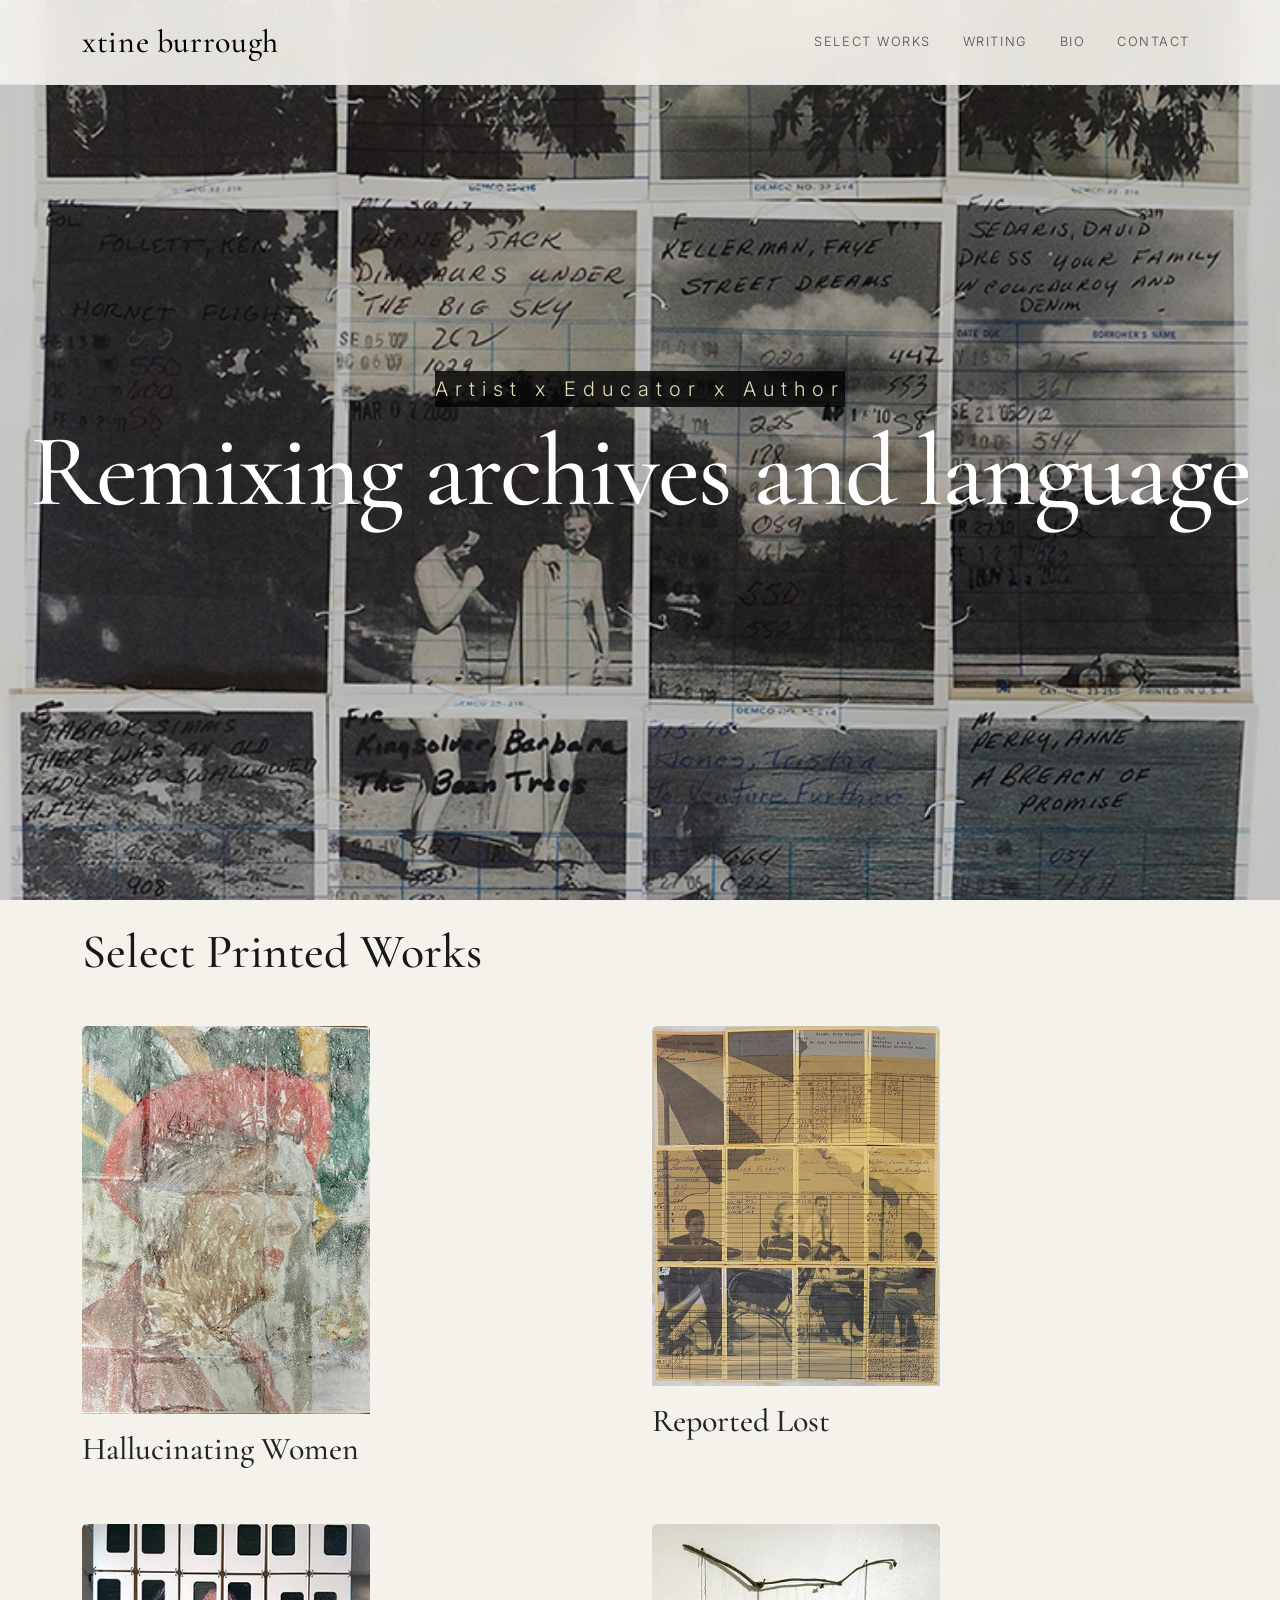
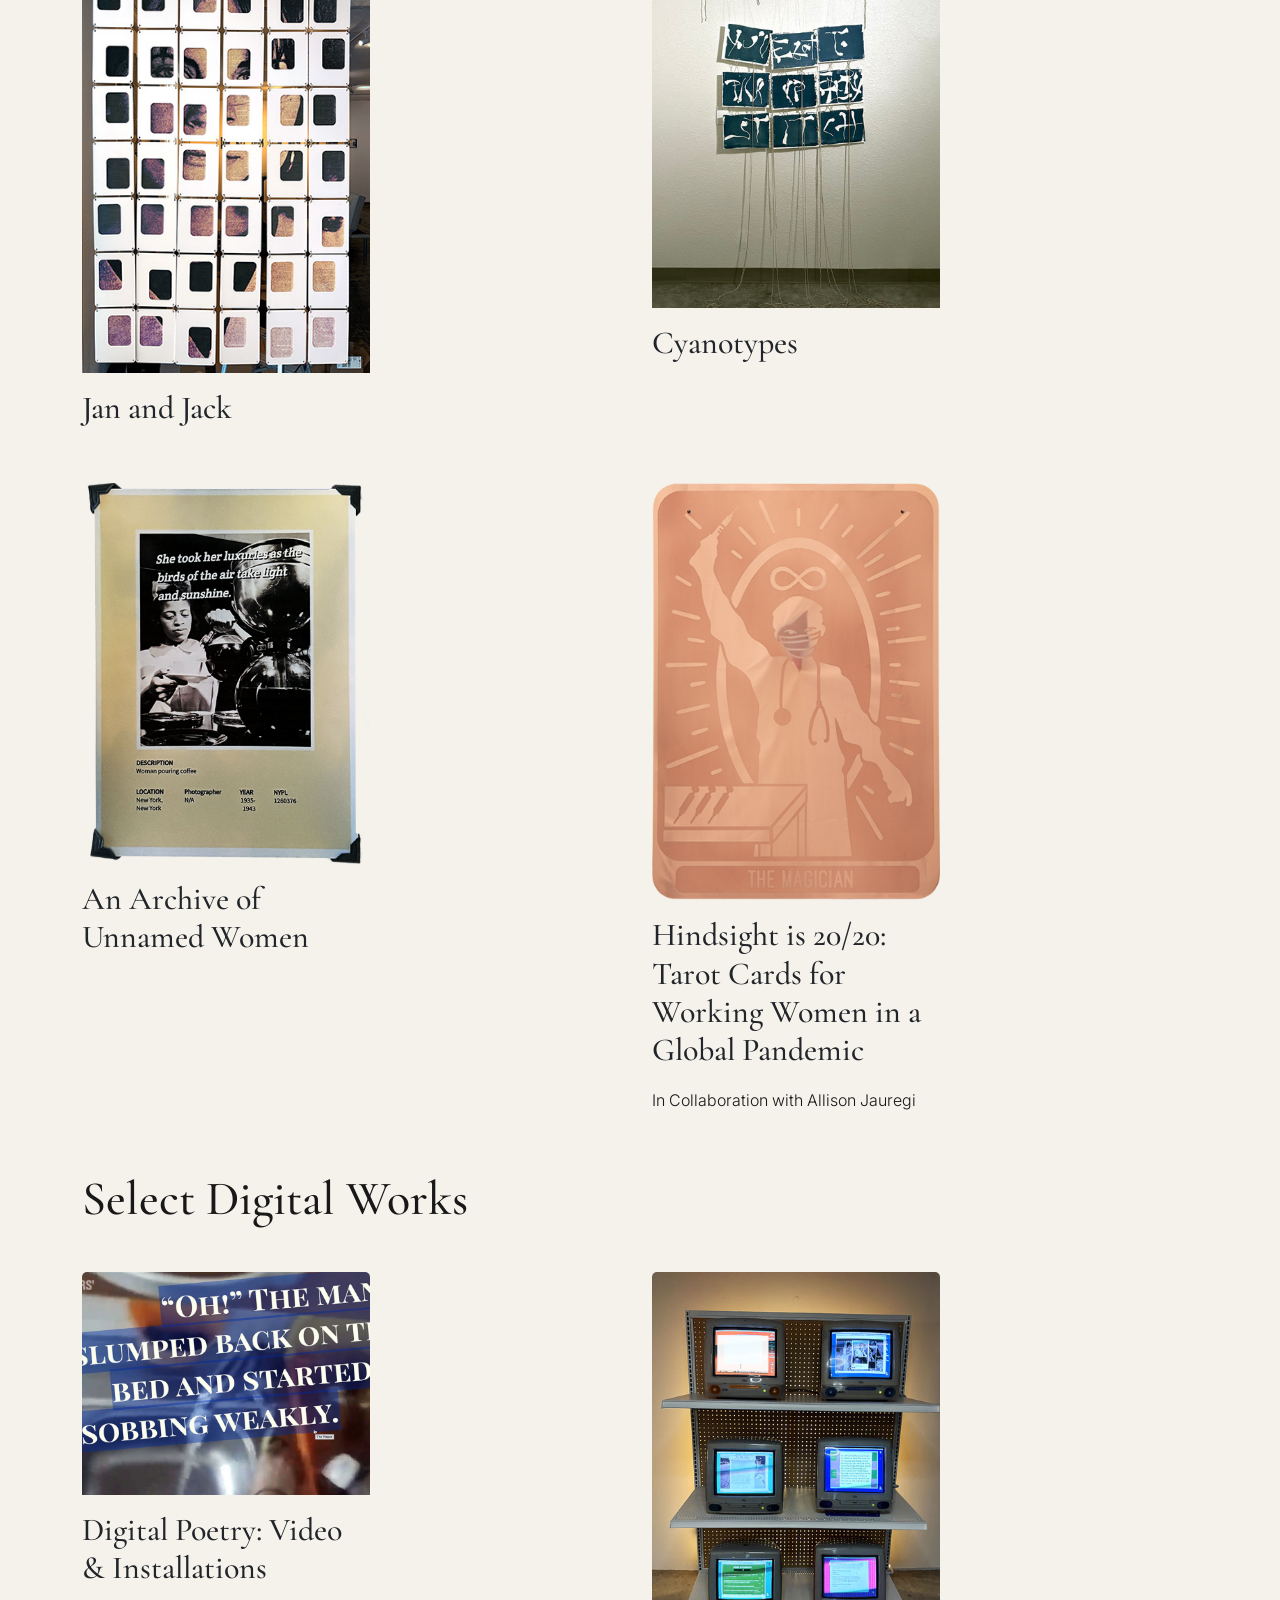
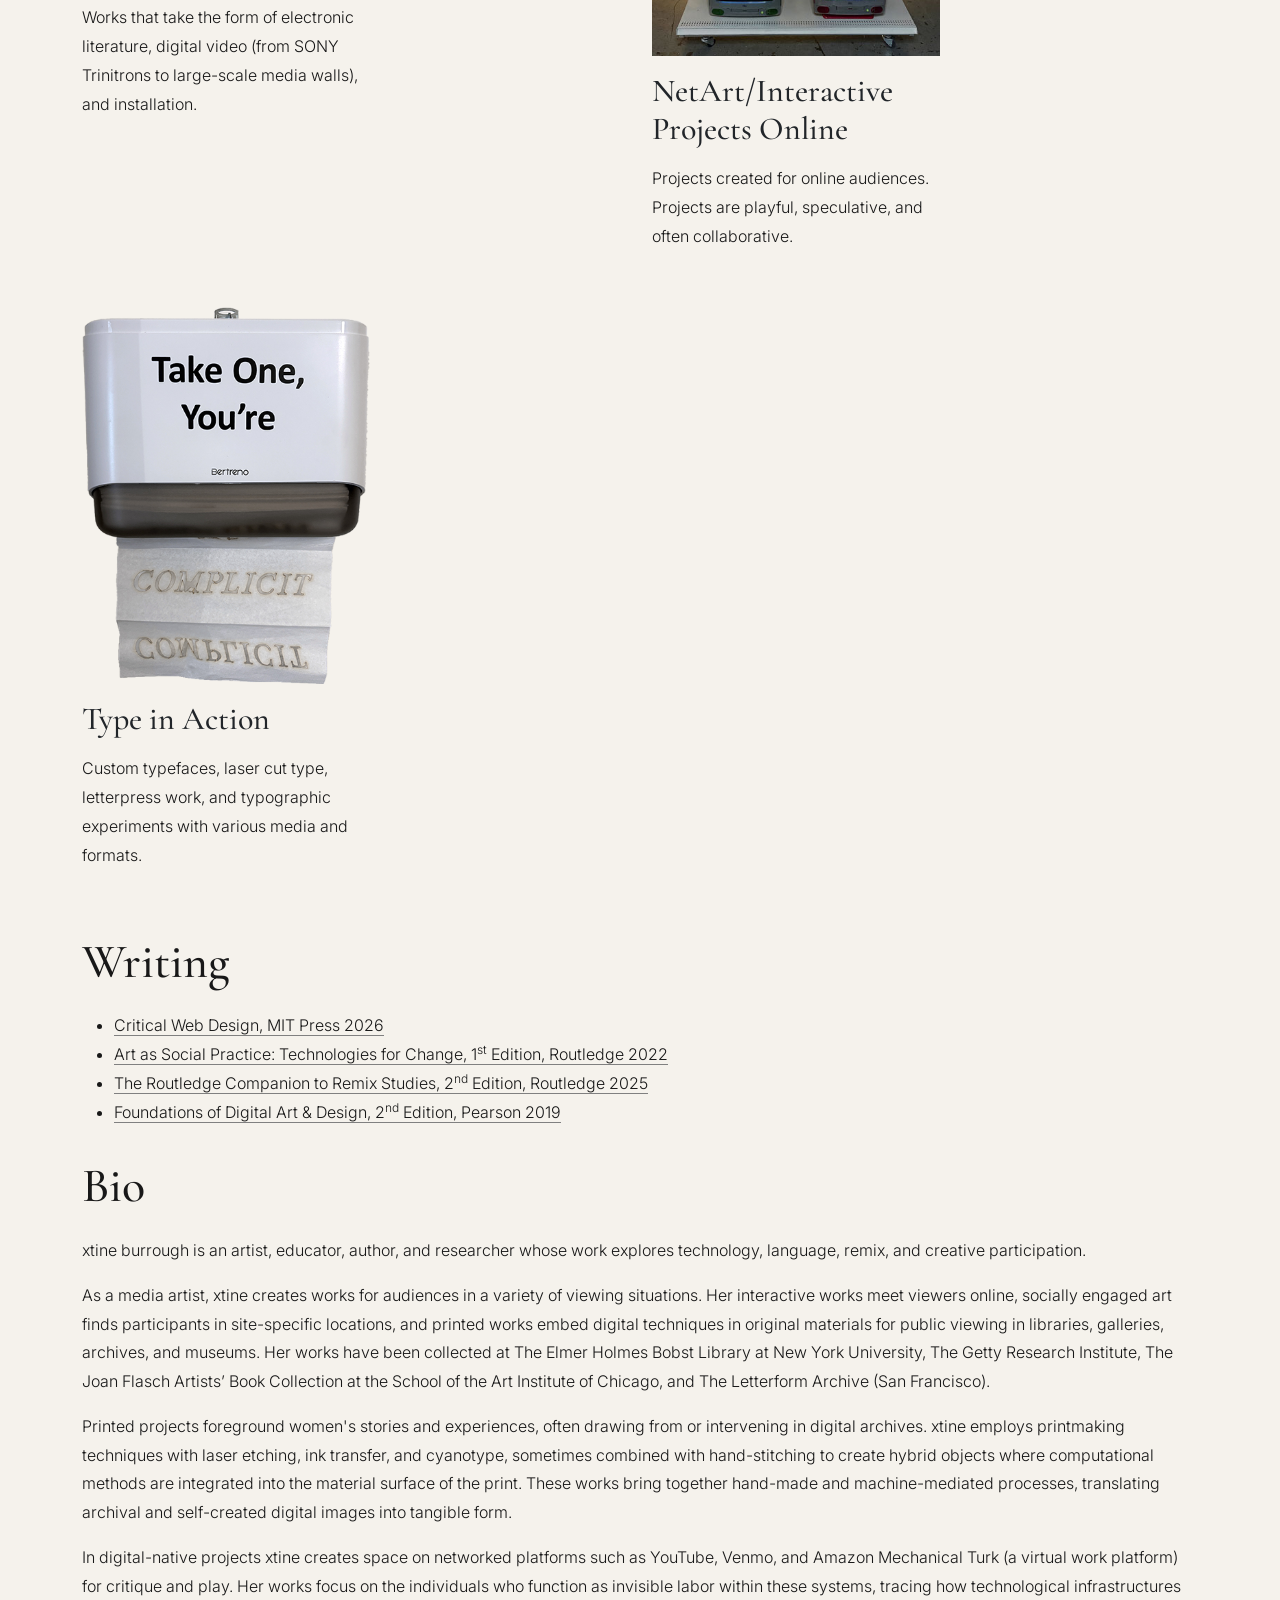
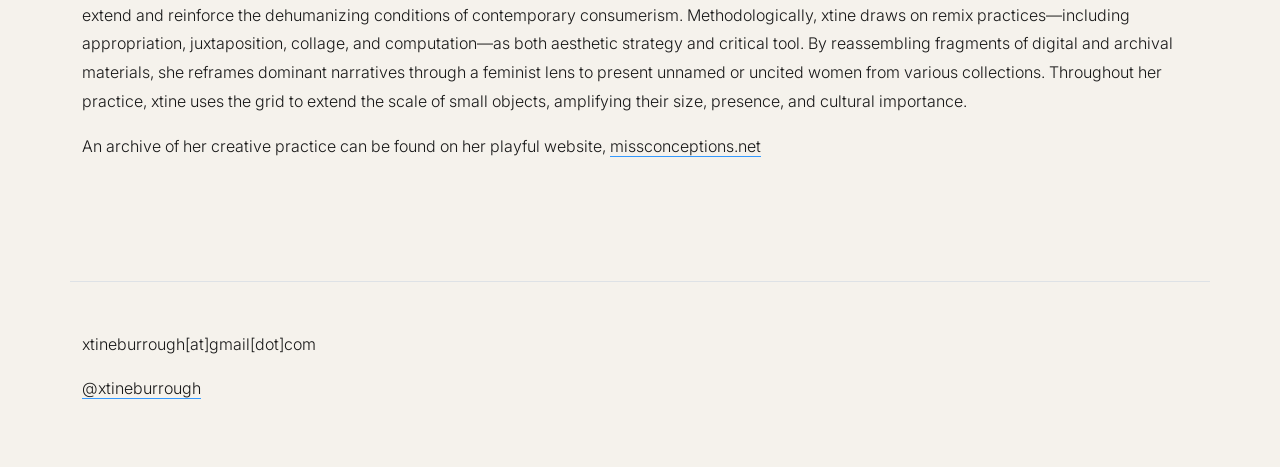
<file: index.html>
<!doctype html>
<html lang="en">
  <head>
    <meta charset="UTF-8" />
    <meta name="viewport" content="width=device-width, initial-scale=1.0" />
    <title>xtine burrough</title>
    <link
      href="https://cdn.jsdelivr.net/npm/bootstrap@5.3.3/dist/css/bootstrap.min.css"
      rel="stylesheet"
    />
    <link rel="preconnect" href="https://fonts.googleapis.com" />
    <link rel="preconnect" href="https://fonts.gstatic.com" crossorigin />
    <link
      href="https://fonts.googleapis.com/css2?family=Cormorant+Garamond:wght@400;500;600&family=Inter:wght@300;400;500;600&display=swap"
      rel="stylesheet"
    />
    <link rel="stylesheet" href="styles.css" />
  </head>
  <body>
    <nav class="navbar navbar-expand-lg bg-white border-bottom fixed-top">
      <div class="container">
        <a class="navbar-brand" href="#">xtine burrough</a>
        <button
          class="navbar-toggler"
          type="button"
          data-bs-toggle="collapse"
          data-bs-target="#mainNav"
        >
          <span class="navbar-toggler-icon"></span>
        </button>
        <div class="collapse navbar-collapse" id="mainNav">
          <ul class="navbar-nav ms-auto">
            <li class="nav-item">
              <a class="nav-link" href="#work">Select Works</a>
            </li>
            <li class="nav-item">
              <a class="nav-link" href="#writing">Writing</a>
            </li>
            <li class="nav-item">
              <a class="nav-link" href="#bio">Bio</a>
            </li>
            <li class="nav-item">
              <a class="nav-link" href="#contact">Contact</a>
            </li>
          </ul>
        </div>
      </div>
    </nav>

    <section class="hero">
      <img
        src="images/bartonSprings.jpg"
        alt="Featured Artwork"
        class="hero-image"
      />
        <!-- USE this on card follow-up pages <figcaption class="figure-caption">
        This is your image caption text.
      </figcaption> -->

      <div class="hero-overlay"></div>
      <div class="hero-content">
        <p class="hero-kicker">Artist x Educator x Author</p>

        <h1 class="hero-title">Remixing archives and language</h1>
      </div>
    </section>
<!-- WORK-->
    <section id="work" class="container py-4">
      <h2>Select Printed Works</h2>
      <div class="row g-4 mt-2">

        <div class="col-md-6"> <!--EACH COL HAS 3 DIVS IN IT SO 4 CLOSINGS AT END-->
            <div class="card" style="width: 18rem;">
              <a href="hallucinating.html">
                 <img src="images/May19582026-small.jpg" class="card-img-top" alt="ink transfer portrait made in tiled layers">
          </a>
                 <div class="card">
            <div class="card-body">
              <a href="hallucinating.html">
              <h3>Hallucinating Women</h3>
              </a>
            </div>
            </div>
          </div>
        </div>

        <div class="col-md-6"> <!--EACH COL HAS 3 DIVS IN IT SO 4 CLOSINGS AT END-->
            <div class="card" style="width: 18rem;">
              <a href="reportedLost.html">
                 <img src="images/utAustin-small.jpg" class="card-img-top" alt="archival photo printed on stitched library cards">
                </a>
                 <div class="card">
            <a href="reportedLost.html">
            <div class="card-body"><h3>Reported Lost</h3>
              </a>
            </div>
          </div>
        </div>
        </div>
    

          <div class="col-md-6"> <!--EACH COL HAS 3 DIVS IN IT SO 4 CLOSINGS AT END-->
            <div class="card" style="width: 18rem;">
              <a href="janandjack.html">
                 <img src="images/jan-small.jpg" class="card-img-top" alt="grid of pieces of Jan Kerouac's face">
                 </a>
          <div class="card">
             <a href="janandjack.html"></a>
            <div class="card-body"><h3>Jan and Jack</h3>
              </a>
            </div>
          </div>
            </div>
            </div>
      
         <div class="col-md-6"> <!--EACH COL HAS 3 DIVS IN IT SO 4 CLOSINGS AT END-->
          <div class="card" style="width: 18rem;">
             <a href="cyanotypes.html">
                 <img src="images/pickUpEveryStitch-small-new.jpg" class="card-img-top" alt="cyanotype wall hanging">
          </a>
                 <div class="card">
                  <a href="cyanotypes.html">
            <div class="card-body"><h3>Cyanotypes</h3>
              </a>
            </div>
          </div>
          </div>
        </div>

         <div class="col-md-6"> 
            <div class="card" style="width: 18rem;">
               <a href="archive-unnamed.html">  
              <img src="images/archive-unnamed-woman-coffee-small.png" class="card-img-top" alt="archival print on metallic paper">
          </a>
              <div class="card">
             <a href="archive-unnamed.html">
            <div class="card-body"><h3>An Archive of Unnamed Women</h3>
            </a>
            </div>
          </div>
          </div>
        </div>

         <div class="col-md-6"> 
            <div class="card" style="width: 18rem;">
                <a href="tarot.html"><img src="images/tarot-magician-small-home.png" class="card-img-top" alt="copper plate etching">
         </a>
                  <div class="card">
             <a href="tarot.html">
            <div class="card-body"><h3>Hindsight is 20/20: Tarot Cards for Working Women in a Global Pandemic</h3>
              <p>In Collaboration with Allison Jauregi</p>
            </a>
            </div>
          </div>
          </div>
        </div>
 <h2>Select Digital Works</h2>
        <div class="col-md-6"> 
            <div class="card" style="width: 18rem;">
               <a href="eLit.html">
                 <img src="images/epic-small.jpg" class="card-img-top" alt="type lasercut from paper towels">
                 </a>
          <div class="card">
             <a href="eLit.html">
            <div class="card-body"><h3>Digital Poetry: Video &amp; Installations</h3>
            </a>
            <p>Works that take the form of electronic literature, digital video (from SONY Trinitrons to large-scale media walls), and installation.</p>
            </div>
          </div>
          </div>
        </div>

          <div class="col-md-6"> 
            <div class="card" style="width: 18rem;">
                <a href="netart.html">
                 <img src="images/jellybeans-home.jpg" class="card-img-top" alt="NetArt on Vintage iMac Jellybeans">
                 </a>
          <div class="card">
             <a href="netart.html">
            <div class="card-body"><h3>NetArt/Interactive Projects Online</h3>
            </a>
            <p>Projects created for online audiences. Projects are playful, speculative, and often collaborative.</p>
            </div>
          </div>
          </div>
        </div>

          <div class="col-md-6"> 
            <div class="card" style="width: 18rem;">
                <a href="type.html">
                 <img src="images/complicit-small.png" class="card-img-top" alt="NetArt on Vintage iMac Jellybeans">
            </a>
                 <div class="card">
             <a href="type.html">
            <div class="card-body"><h3>Type in Action</h3>
            </a>
            <p>Custom typefaces, laser cut type, letterpress work, and typographic experiments with various media and formats.</p>
            </div>
          </div>
          </div>
        </div>
   
    </div>

    </section>
    <section id="writing" class="container py-2">
      <h2>Writing</h2>
      <ul>
        <li><a href="https://mitpress.mit.edu/9780262053167/critical-web-design/" target="_blank" style= "text-decoration: none; border-bottom: 1px solid gray;">Critical Web Design, MIT Press 2026</a></li>
        <li><a href = "https://www.routledge.com/Art-as-Social-Practice-Technologies-for-Change/burrough-Walgren/p/book/9780367758462" target = "_blank" style= "text-decoration: none; border-bottom: 1px solid gray;">Art as Social Practice: Technologies for Change, 1<sup>st</sup> Edition, Routledge 2022</a></li>
        <li><a href = "https://www.routledge.com/The-Routledge-Companion-to-Remix-Studies/Navas-Gallagher-burrough/p/book/9781032514819" target = "_blank" style= "text-decoration: none; border-bottom: 1px solid gray;">The Routledge Companion to Remix Studies, 2<sup>nd</sup> Edition, Routledge 2025</a></li>
        <li><a href = "https://www.pearson.com/en-us/subject-catalog/p/foundations-of-digital-art-and-design-with-adobe-creative-cloud/P200000000153/9780135712016?srsltid=AfmBOoqhe22ZhwAm8DJVkCptts2U1MS8DB4s1AVGgbXwZAW3ZxKzAayV" target = "_blank" style= "text-decoration: none; border-bottom: 1px solid gray;">Foundations of Digital Art & Design, 2<sup>nd</sup> Edition, Pearson 2019</a></li>
      </ul>
    </section>
    <section id="bio" class="container py-2">
      <h2>Bio</h2>
      <p>
        xtine burrough is an artist, educator, author, and researcher whose work
        explores technology, language, remix, and creative participation.
      </p>

      <p>
        As a media artist, xtine creates works for audiences in a variety of
        viewing situations. Her interactive works meet viewers online, socially
        engaged art finds participants in site-specific locations, and printed
        works embed digital techniques in original materials for public
        viewing in libraries, galleries, archives, and museums. Her works have been collected at 
        The Elmer Holmes Bobst Library at New York University, The Getty Research Institute, 
        The Joan Flasch Artists&rsquo; Book Collection at the School of the Art Institute of Chicago, 
        and The Letterform Archive (San Francisco).
      </p>
      <p>
        Printed projects foreground women&apos;s stories and experiences, often
        drawing from or intervening in digital archives. xtine employs
        printmaking techniques with laser etching, ink transfer, and cyanotype,
        sometimes combined with hand-stitching to create hybrid objects where
        computational methods are integrated into the material surface of the
        print. These works bring together hand-made and machine-mediated
        processes, translating archival and self-created digital images into
        tangible form.
      </p>
      <p>
        In digital-native projects xtine creates space on networked platforms
        such as YouTube, Venmo, and Amazon Mechanical Turk (a virtual work
        platform) for critique and play. Her works focus on the individuals who
        function as invisible labor within these systems, tracing how
        technological infrastructures extend and reinforce the dehumanizing
        conditions of contemporary consumerism. Methodologically, xtine draws on
        remix practices—including appropriation, juxtaposition, collage, and
        computation—as both aesthetic strategy and critical tool. By
        reassembling fragments of digital and archival materials, she reframes
        dominant narratives through a feminist lens to present unnamed or
        uncited women from various collections. Throughout her practice, xtine
        uses the grid to extend the scale of small objects, amplifying their
        size, presence, and cultural importance.
      </p>
      <p>An archive of her creative practice can be found on her playful website, <a href = "http://missconceptions.net" target="_blank" style="border-bottom: 1px solid #3399FF;">missconceptions.net</a></p>
    </section>
    <footer id="contact" class="container py-5 border-top">
      <p>xtineburrough[at]gmail[dot]com</p>
      <p><a href = "https://www.instagram.com/@xtineburrough" title="instagram" style="border-bottom: 1px solid #3399FF;">@xtineburrough</a></p>
    </footer>
    <script src="https://cdn.jsdelivr.net/npm/bootstrap@5.3.3/dist/js/bootstrap.bundle.min.js"></script>
  </body>
</html>
</file>
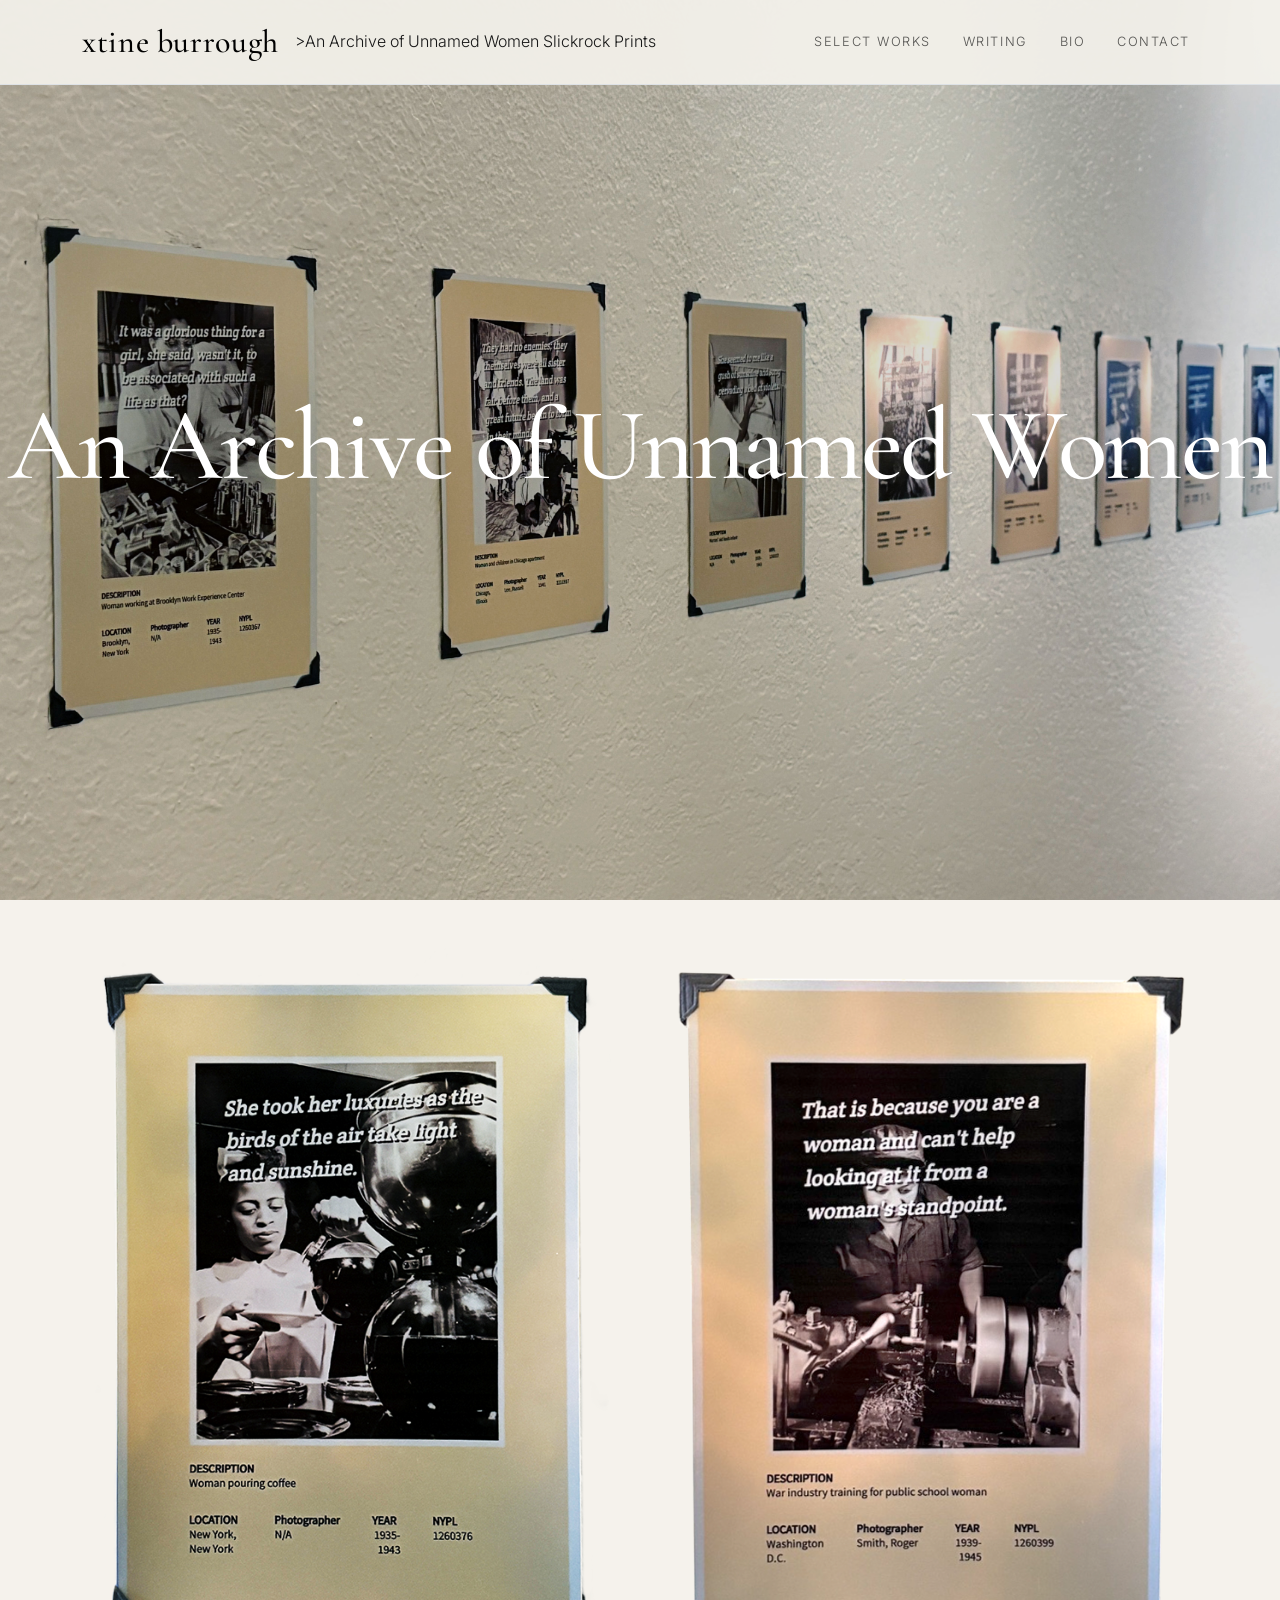
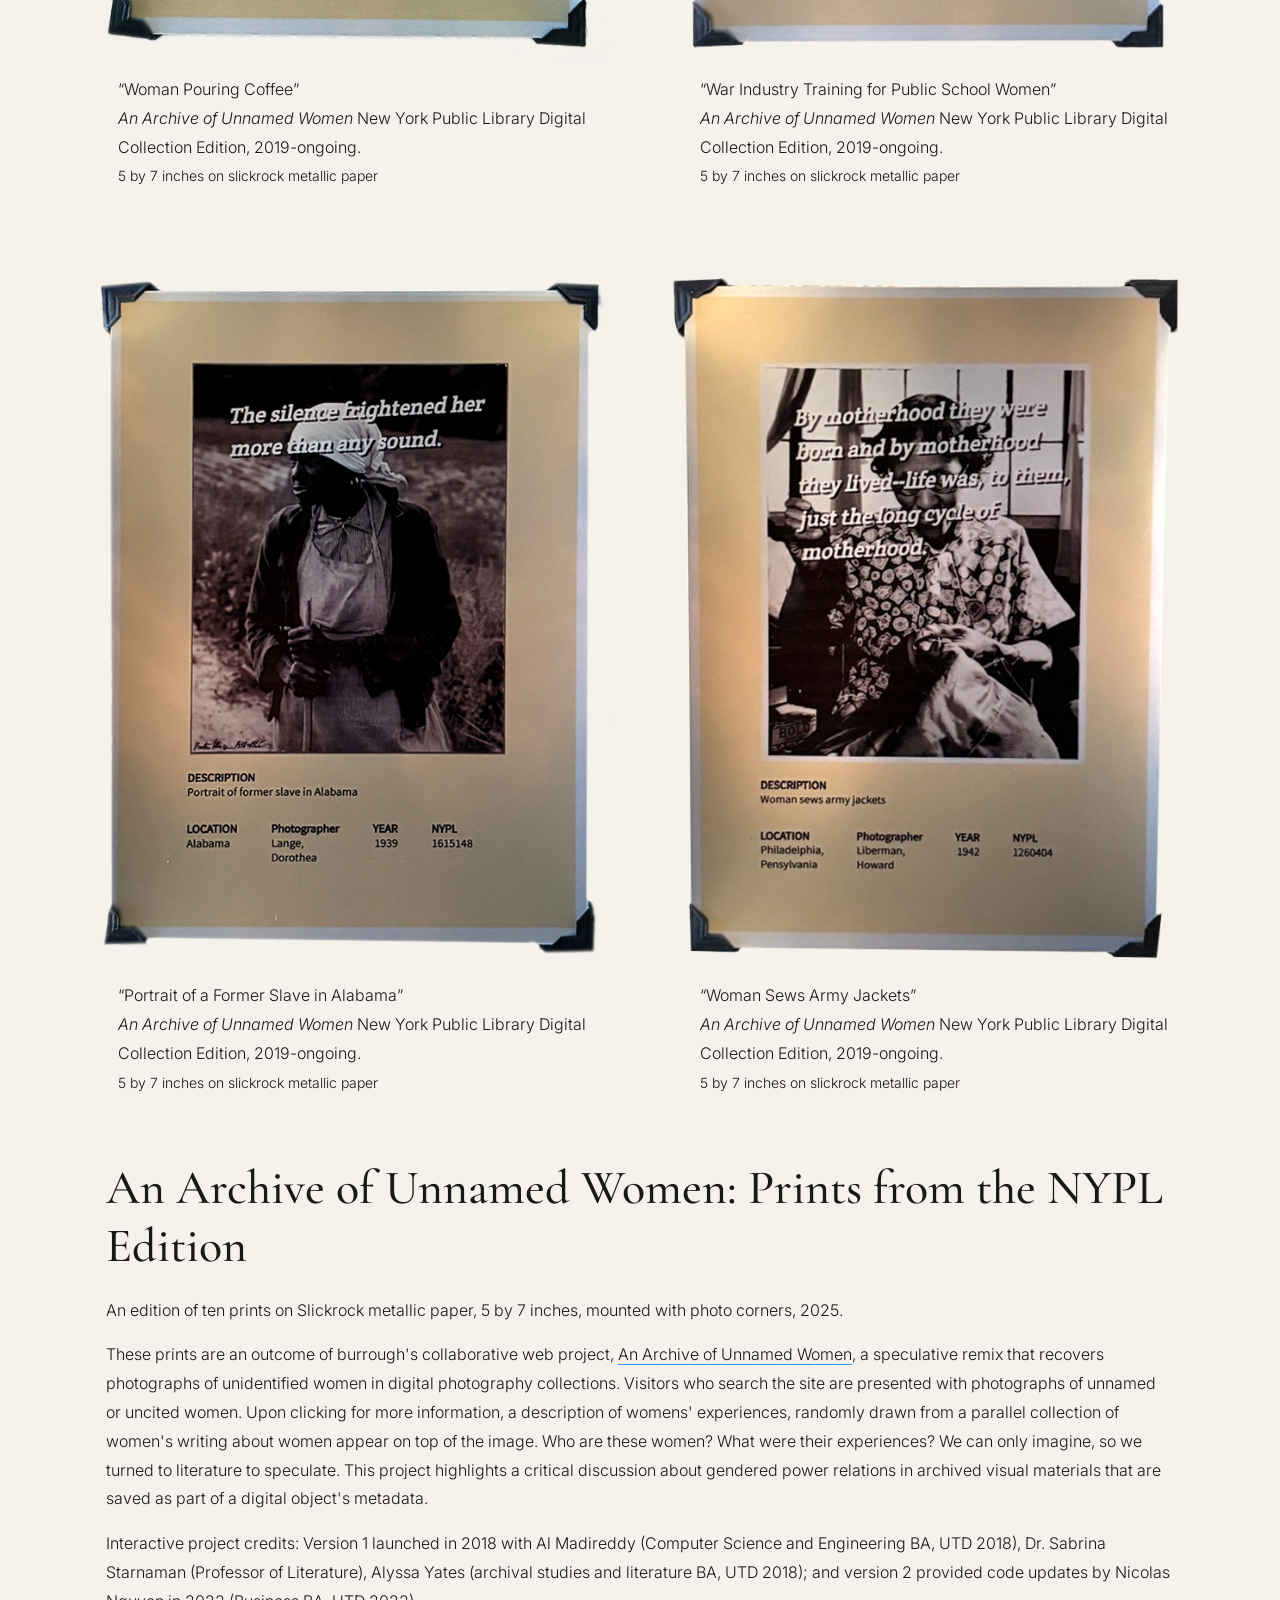
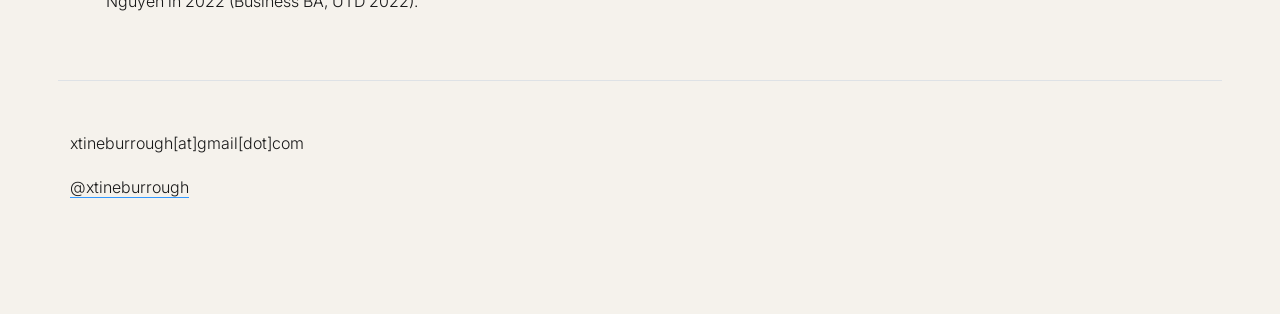
<file: archive-unnamed.html>
<!doctype html>
<html lang="en">

<head>
  <meta charset="UTF-8" />
  <meta name="viewport" content="width=device-width, initial-scale=1.0" />
  <title>xtine burrough</title>
  <link href="https://cdn.jsdelivr.net/npm/bootstrap@5.3.3/dist/css/bootstrap.min.css" rel="stylesheet" />
  <link rel="preconnect" href="https://fonts.googleapis.com" />
  <link rel="preconnect" href="https://fonts.gstatic.com" crossorigin />
  <link
    href="https://fonts.googleapis.com/css2?family=Cormorant+Garamond:wght@400;500;600&family=Inter:wght@300;400;500;600&display=swap"
    rel="stylesheet" />
  <link rel="stylesheet" href="styles.css" />
  <style>
    .card-body p {
      margin: -1rem 1.5rem 0 2.25rem;
    }
  </style>
</head>

<body>
  <nav class="navbar navbar-expand-lg bg-white border-bottom fixed-top">
    <div class="container">
      <a class="navbar-brand" href="index.html">xtine burrough</a> >An Archive of Unnamed Women Slickrock Prints
      <button class="navbar-toggler" type="button" data-bs-toggle="collapse" data-bs-target="#mainNav">
        <span class="navbar-toggler-icon"></span>
      </button>
      <div class="collapse navbar-collapse" id="mainNav">
        <ul class="navbar-nav ms-auto">
          <li class="nav-item">
            <a class="nav-link" href="index.html#work">Select Works</a>
          </li>
          <li class="nav-item">
            <a class="nav-link" href="index.html#writing">Writing</a>
          </li>
          <li class="nav-item">
            <a class="nav-link" href="index.html#bio">Bio</a>
          </li>
          <li class="nav-item">
            <a class="nav-link" href="index.html#contact">Contact</a>
          </li>
        </ul>
      </div>
    </div>
  </nav>
  <!-- HERO SECTION-->
  <section class="hero">
    <img src="images/archive-unnamedwomen-hero.jpg" alt="Featured Artwork" class="hero-image" />

    <div class="hero-overlay"></div>
    <div class="hero-content">
      <!-- <p class="hero-kicker">Artist x Educator x Author</p> -->

      <h1 class="hero-title">An Archive of Unnamed Women</h1>
    </div>
  </section>

  <!--CARDS/portfolio SECTION-->
  <section id="portfolio" class="container py-5">
    <div class="row g-5">
      <div class="col-md-6"> <!--EACH COL HAS 2 DIVS IN IT SO 3 CLOSINGS AT END-->
        <div class="card">
          <img src="images/archive-unnamed-woman-coffee.png" class="card-img-top img-fluid"
            alt="slickrock metal ink jet print">
          <div class="card-body">
            <p class="card-text">&ldquo;Woman Pouring Coffee&rdquo;
              <br><em>An Archive of Unnamed Women</em> New York Public Library Digital Collection Edition,
              2019-ongoing.<br> <small>5 by 7 inches on slickrock metallic paper</small></p>
          </div>
        </div>
      </div>

      <div class="col-md-6">
        <div class="card">
          <img src="images/archive-unnamed-woman-warindustrytraining.png" class="card-img-top img-fluid"
            alt="slickrock metal ink jet print">
          <div class="card-body">
             <p class="card-text">&ldquo;War Industry Training for Public School Women&rdquo;
              <br><em>An Archive of Unnamed Women</em> New York Public Library Digital Collection Edition,
              2019-ongoing.<br> <small>5 by 7 inches on slickrock metallic paper</small></p>
          </div>
        </div>
      </div>

      <div class="col-md-6">
        <div class="card">
          <img src="images/archive-unnamed-woman-formerslave.png" class="card-img-top img-fluid"
            alt="slickrock metal ink jet print">
          <div class="card-body">
             <p class="card-text">&ldquo;Portrait of a Former Slave in Alabama&rdquo;
              <br><em>An Archive of Unnamed Women</em> New York Public Library Digital Collection Edition,
              2019-ongoing.<br> <small>5 by 7 inches on slickrock metallic paper</small></p>
          </div>
        </div>
      </div>

      <div class="col-md-6">
        <div class="card">
          <img src="images/archive-unnamed-woman-sewsarmy.png" class="card-img-top img-fluid"
            alt="slickrock metal ink jet print">
          <div class="card-body">
             <p class="card-text">&ldquo;Woman Sews Army Jackets&rdquo;
              <br><em>An Archive of Unnamed Women</em> New York Public Library Digital Collection Edition,
              2019-ongoing.<br> <small>5 by 7 inches on slickrock metallic paper</small></p>
          </div>
        </div>
      </div>



      <section id="about" class="container p-5">
        <h2>An Archive of Unnamed Women: Prints from the NYPL Edition</h2>
        <p>
          An edition of ten prints on Slickrock metallic paper, 5 by 7 inches, mounted with photo corners, 2025.
        </p>

        <p>
          These prints are an outcome of burrough&apos;s collaborative web project, 
          <a href = "https://archive-unnamed-women.vercel.app/" target="_blank" title="An Archive of Unnamed Women" style="border-bottom: 1px solid #3399ff;">
            An Archive of Unnamed Women</a>, a speculative remix that recovers photographs of unidentified women
          in digital photography collections. Visitors who search the site 
          are presented with photographs of unnamed or uncited women. Upon clicking for more information, a 
          description of womens&apos; experiences, randomly drawn from a parallel collection of women&apos;s writing about women
          appear on top of the image. Who are these women? What were their experiences? We can only imagine, so we turned to literature to speculate.
          This project highlights a critical discussion about gendered power relations in archived visual materials that 
          are saved as part of a digital object&apos;s metadata.
  </p>
          <p>
          Interactive project credits: Version 1
          launched in 2018 with Al Madireddy (Computer Science and Engineering BA, UTD 2018), Dr. Sabrina Starnaman (Professor of Literature), Alyssa Yates (archival studies and literature BA, UTD 2018); and 
          version 2 provided code updates by Nicolas Nguyen in 2022 (Business BA, UTD 2022).
          </p>
        
      

      </section>
      <footer id="contact" class="container py-5 border-top">
      <p>xtineburrough[at]gmail[dot]com</p>
      <p><a href = "https://www.instagram.com/@xtineburrough" title="instagram" style="border-bottom: 1px solid #3399FF;">@xtineburrough</a></p>
    </footer>
      <script src="https://cdn.jsdelivr.net/npm/bootstrap@5.3.3/dist/js/bootstrap.bundle.min.js"></script>
</body>

</html>
</file>
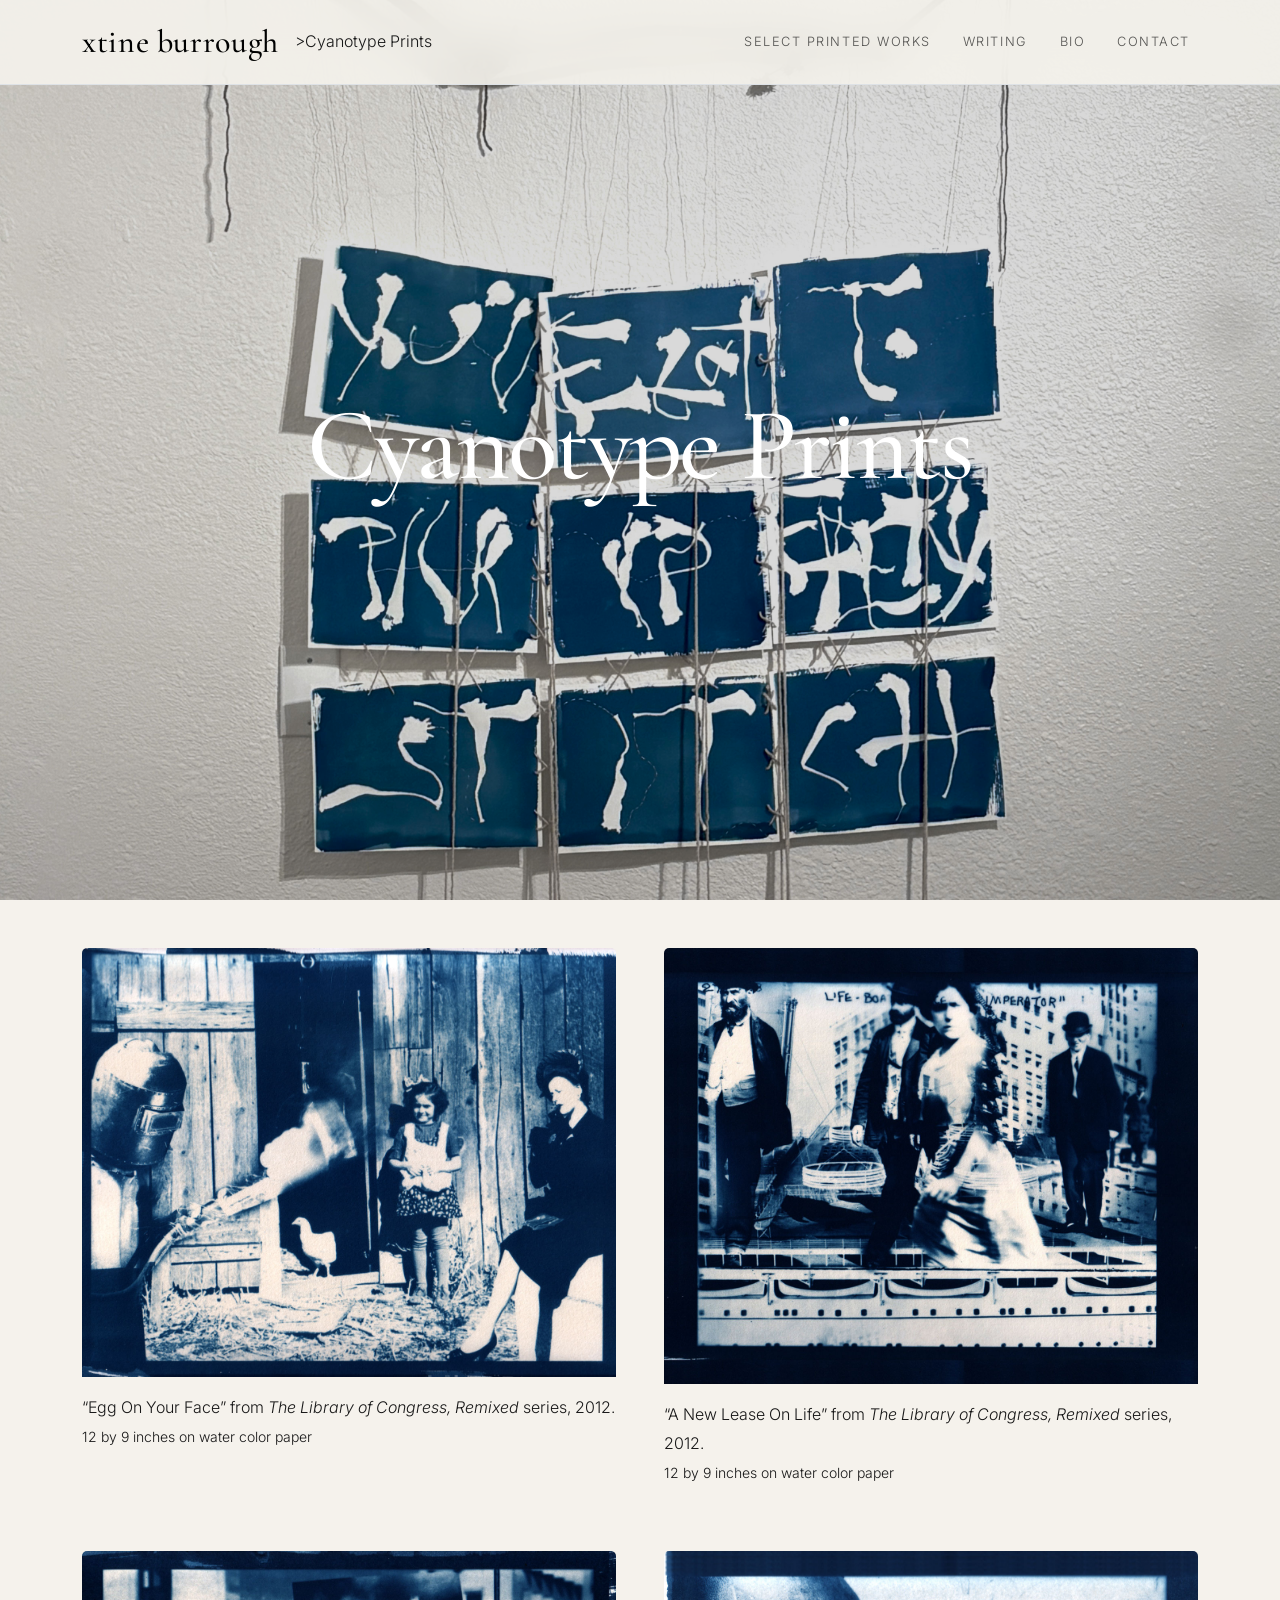
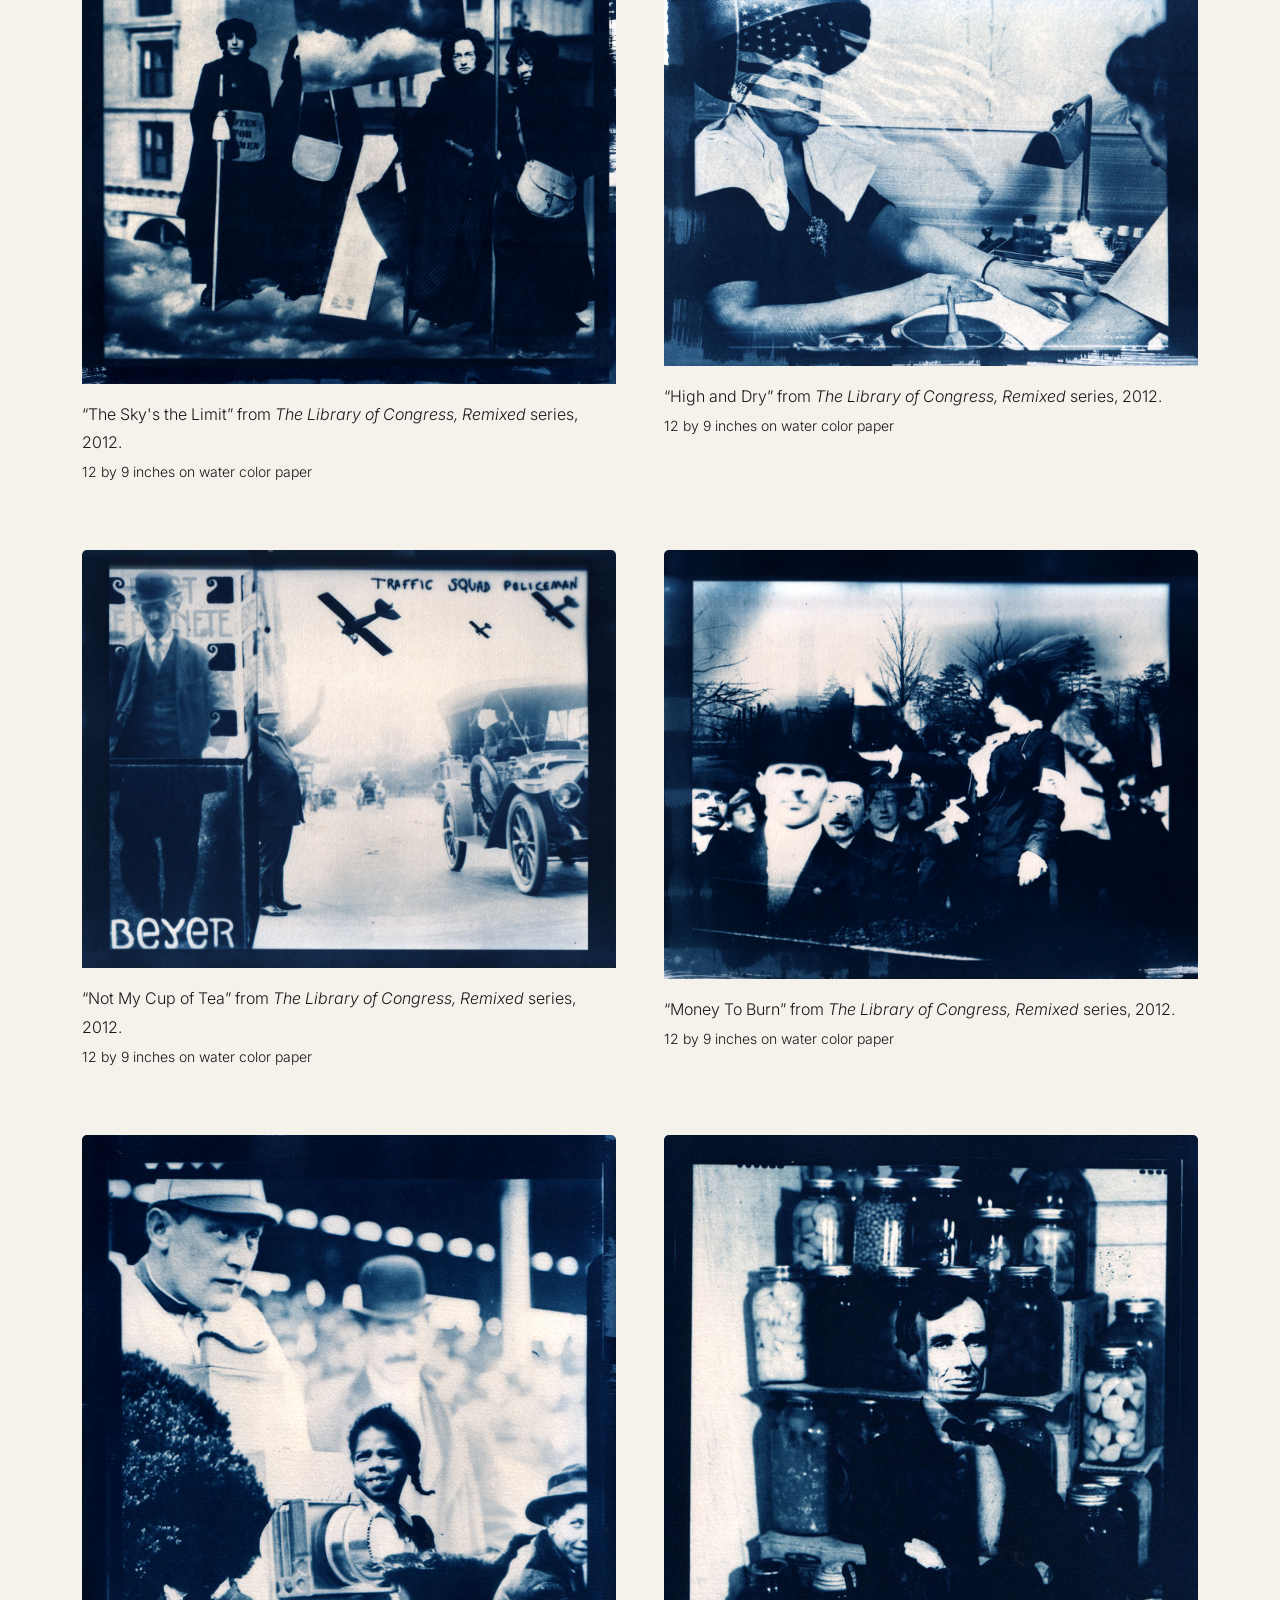
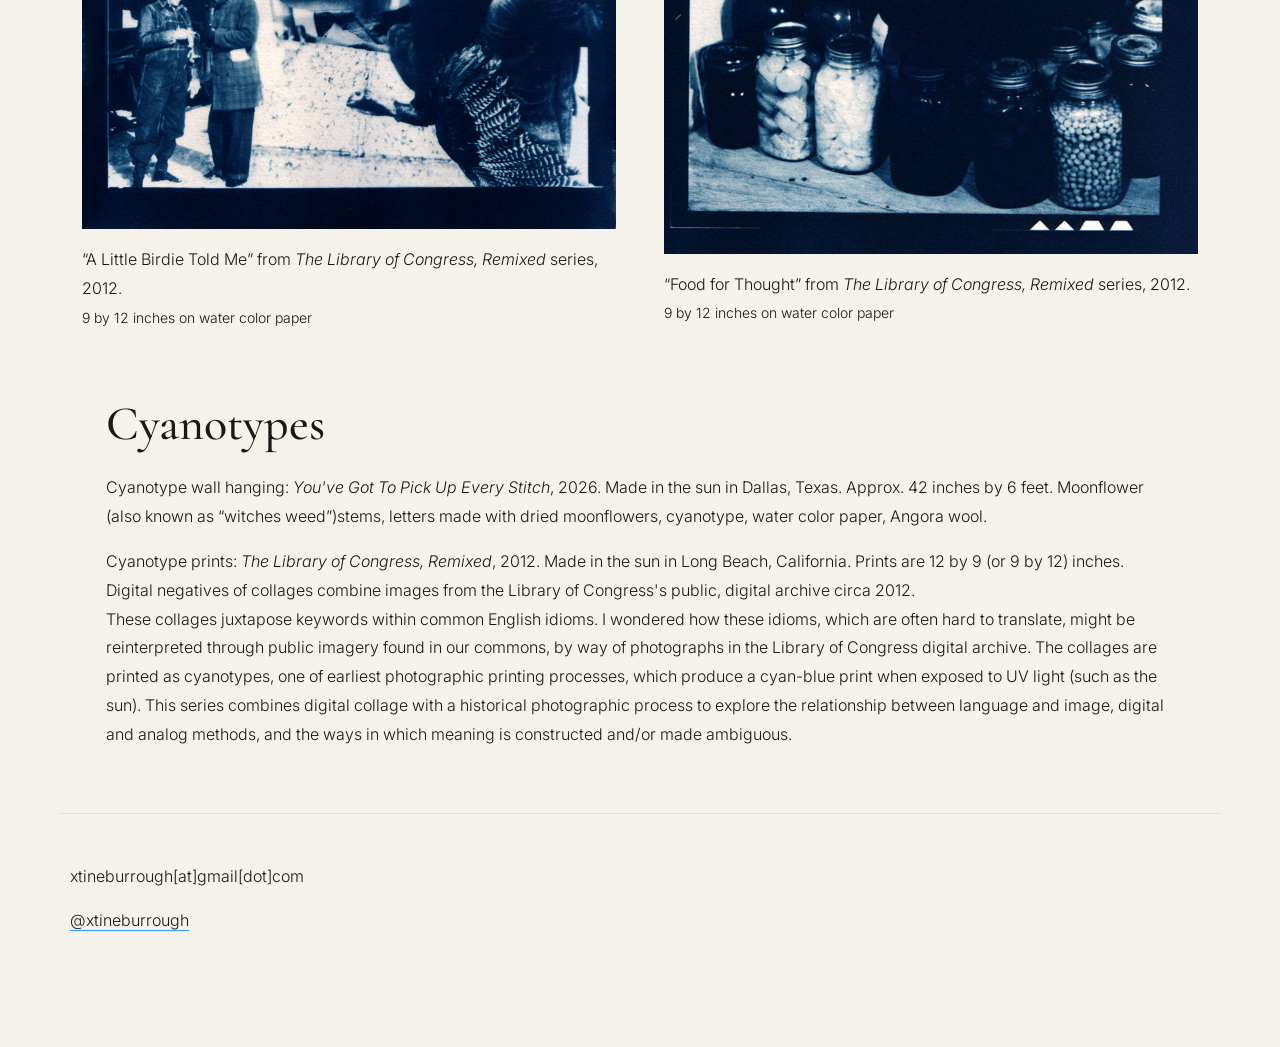
<file: complicit.html>
<!doctype html>
<html lang="en">

<head>
  <meta charset="UTF-8" />
  <meta name="viewport" content="width=device-width, initial-scale=1.0" />
  <title>xtine burrough</title>
  <link href="https://cdn.jsdelivr.net/npm/bootstrap@5.3.3/dist/css/bootstrap.min.css" rel="stylesheet" />
  <link rel="preconnect" href="https://fonts.googleapis.com" />
  <link rel="preconnect" href="https://fonts.gstatic.com" crossorigin />
  <link
    href="https://fonts.googleapis.com/css2?family=Cormorant+Garamond:wght@400;500;600&family=Inter:wght@300;400;500;600&display=swap"
    rel="stylesheet" />
  <link rel="stylesheet" href="styles.css" />
</head>

<body>
  <nav class="navbar navbar-expand-lg bg-white border-bottom fixed-top">
    <div class="container">
      <a class="navbar-brand" href="index.html">xtine burrough</a> >Cyanotype Prints
      <button class="navbar-toggler" type="button" data-bs-toggle="collapse" data-bs-target="#mainNav">
        <span class="navbar-toggler-icon"></span>
      </button>
      <div class="collapse navbar-collapse" id="mainNav">
        <ul class="navbar-nav ms-auto">
          <li class="nav-item">
            <a class="nav-link" href="index.html#work">Select Printed Works</a>
          </li>
          <li class="nav-item">
            <a class="nav-link" href="index.html#writing">Writing</a>
          </li>
          <li class="nav-item">
            <a class="nav-link" href="index.html#bio">Bio</a>
          </li>
          <li class="nav-item">
            <a class="nav-link" href="index.html#contact">Contact</a>
          </li>
        </ul>
      </div>
    </div>
  </nav>
  <!-- HERO SECTION-->
  <section class="hero">
    <img src="images/cyan-pickUpEveryStitch-hero-new.jpg" alt="Featured Artwork" class="hero-image" />

    <div class="hero-overlay"></div>
    <div class="hero-content">
      <!-- <p class="hero-kicker">Artist x Educator x Author</p> -->

      <h1 class="hero-title">Cyanotype Prints</h1>
    </div>
  </section>

  <!--CARDS/portfolio SECTION-->
  <section id="portfolio" class="container py-5">
    <div class="row g-5">
      <div class="col-md-6"> <!--EACH COL HAS 2 DIVS IN IT SO 3 CLOSINGS AT END-->
        <div class="card">
          <img src="images/cyan-eggOnYourFace-lg.jpg" class="card-img-top img-fluid"
            alt="cyanotype print digital negatives">
          <div class="card-body">
            <p class="card-text">&ldquo;Egg On Your Face&rdquo; from <em>The Library of Congress, Remixed </em>series,
              2012.<br> <small>12 by 9 inches on water color paper</small></p>
          </div>
        </div>
      </div>

      <div class="col-md-6">
        <div class="card">
          <img src="images/cyan-aNewLeaseOnLife-lg.jpg" class="card-img-top img-fluid"
            alt="cyanotype print digital negatives">
          <div class="card-body">
            <p class="card-text">&ldquo;A New Lease On Life&rdquo; from <em>The Library of Congress, Remixed
              </em>series, 2012. <br> <small>12 by 9 inches on water color paper</small></p>
          </div>
        </div>
      </div>

      <div class="col-md-6">
        <div class="card">
          <img src="images/cyan-theSkysTheLimit-lg.jpg" class="card-img-top img-fluid"
            alt="cyanotype print digital negatives">
          <div class="card-body">
            <p class="card-text">&ldquo;The Sky&apos;s the Limit&rdquo; from <em>The Library of Congress, Remixed
              </em>series, 2012. <br> <small>12 by 9 inches on water color paper</small></p>
          </div>
        </div>
      </div>

      <div class="col-md-6">
        <div class="card">
          <img src="images/cyan-highAndDry-lg.jpg" class="card-img-top img-fluid"
            alt="cyanotype print digital negatives">
          <div class="card-body">
            <p class="card-text">&ldquo;High and Dry&rdquo; from <em>The Library of Congress, Remixed </em>series, 2012.
              <br> <small>12 by 9 inches on water color paper</small></p>
          </div>
        </div>
      </div>

      <div class="col-md-6">
        <div class="card">
          <img src="images/cyan-notMyCupOfTea-lg.jpg" class="card-img-top img-fluid"
            alt="cyanotype print digital negatives">
          <div class="card-body">
            <p class="card-text">&ldquo;Not My Cup of Tea&rdquo; from <em>The Library of Congress, Remixed </em>series,
              2012. <br> <small>12 by 9 inches on water color paper</small></p>
          </div>
        </div>
      </div>

      <div class="col-md-6">
        <div class="card">
          <img src="images/cyan-moneyToBurn-lg.jpg" class="card-img-top img-fluid"
            alt="cyanotype print digital negatives">
          <div class="card-body">
            <p class="card-text">&ldquo;Money To Burn&rdquo; from <em>The Library of Congress, Remixed </em>series,
              2012. <br> <small>12 by 9 inches on water color paper</small></p>
          </div>
        </div>
      </div>

      <div class="col-md-6">
        <div class="card">
          <img src="images/cyan-aLittleBirdieToldMe-lg.jpg" class="card-img-top img-fluid"
            alt="cyanotype print digital negatives">
          <div class="card-body">
            <p class="card-text">&ldquo;A Little Birdie Told Me&rdquo; from <em>The Library of Congress, Remixed
              </em>series, 2012. <br> <small>9 by 12 inches on water color paper</small></p>
          </div>
        </div>
      </div>

      <div class="col-md-6">
        <div class="card">
          <img src="images/cyan-foodForThought-lg.jpg" class="card-img-top img-fluid"
            alt="cyanotype print digital negatives">
          <div class="card-body">
            <p class="card-text">&ldquo;Food for Thought&rdquo; from <em>The Library of Congress, Remixed </em>series,
              2012. <br> <small>9 by 12 inches on water color paper</small></p>
          </div>
        </div>
      </div>

      <section id="about" class="container p-5">
        <h2>Cyanotypes</h2>
        <p>
          Cyanotype wall hanging: <em>You've Got To Pick Up Every Stitch</em>, 2026. Made in the sun in Dallas, Texas.
          Approx. 42 inches by 6 feet. Moonflower (also known as &ldquo;witches weed&rdquo;)stems, letters made with dried
          moonflowers, cyanotype, water color paper, Angora wool.
        </p>

        <p>Cyanotype prints: <em>The Library of Congress, Remixed</em>, 2012. Made in the sun in Long Beach, California.
          Prints are 12 by 9 (or 9 by 12) inches. Digital negatives of collages combine images from the Library of Congress&apos;s
          public, digital archive circa 2012.<br>
          These collages juxtapose keywords within common English idioms. I wondered how these
          idioms, which are often hard to translate,
          might be reinterpreted through public imagery found in our commons, by way of photographs in the Library of Congress digital archive.
          The collages are printed as cyanotypes, one of earliest photographic printing processes, which produce a cyan-blue
          print when exposed to UV light (such as the sun). This series combines digital collage with a historical
          photographic process to explore
          the relationship between language and image, digital and analog methods, and the ways in which meaning is constructed and/or made ambiguous.
        </p>

      </section>
      <footer id="contact" class="container py-5 border-top">
      <p>xtineburrough[at]gmail[dot]com</p>
      <p><a href = "https://www.instagram.com/@xtineburrough" title="instagram" style="border-bottom: 1px solid #3399FF;">@xtineburrough</a></p>
    </footer>
      <script src="https://cdn.jsdelivr.net/npm/bootstrap@5.3.3/dist/js/bootstrap.bundle.min.js"></script>
</body>

</html>
</file>
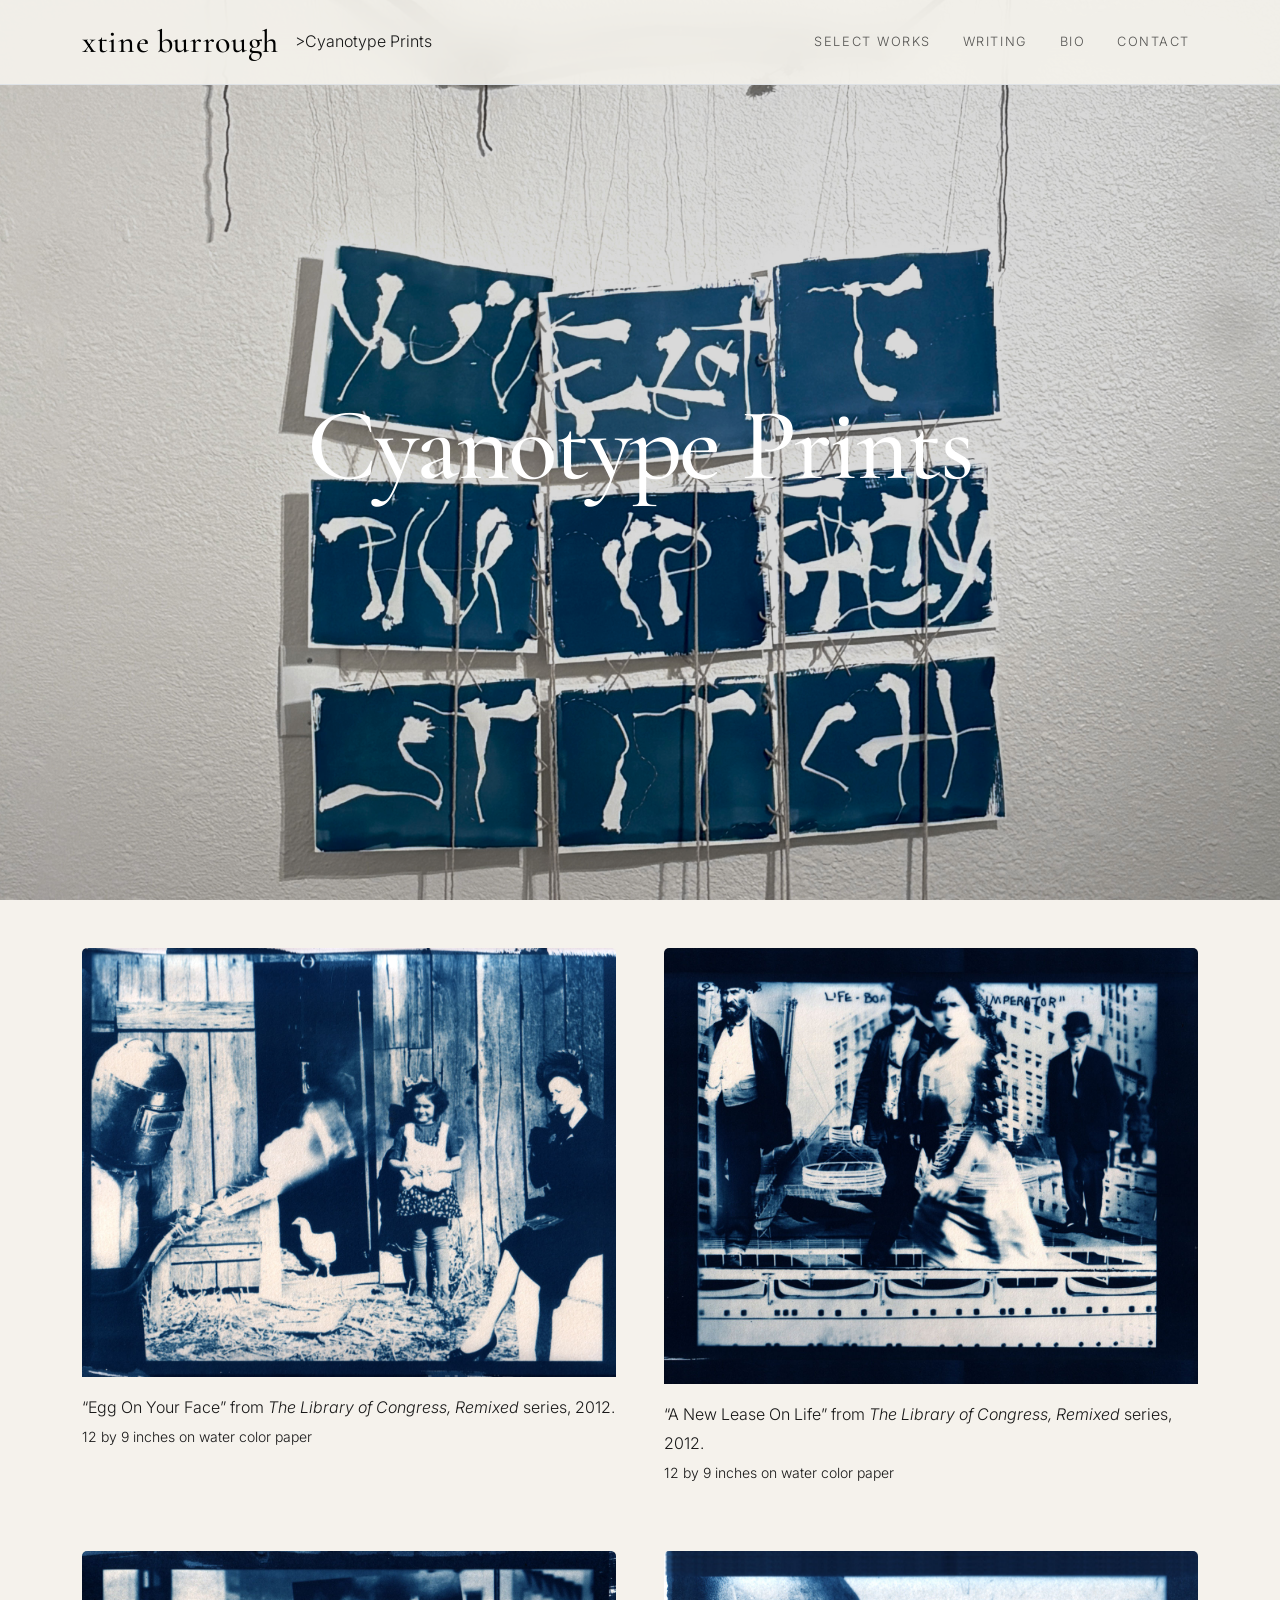
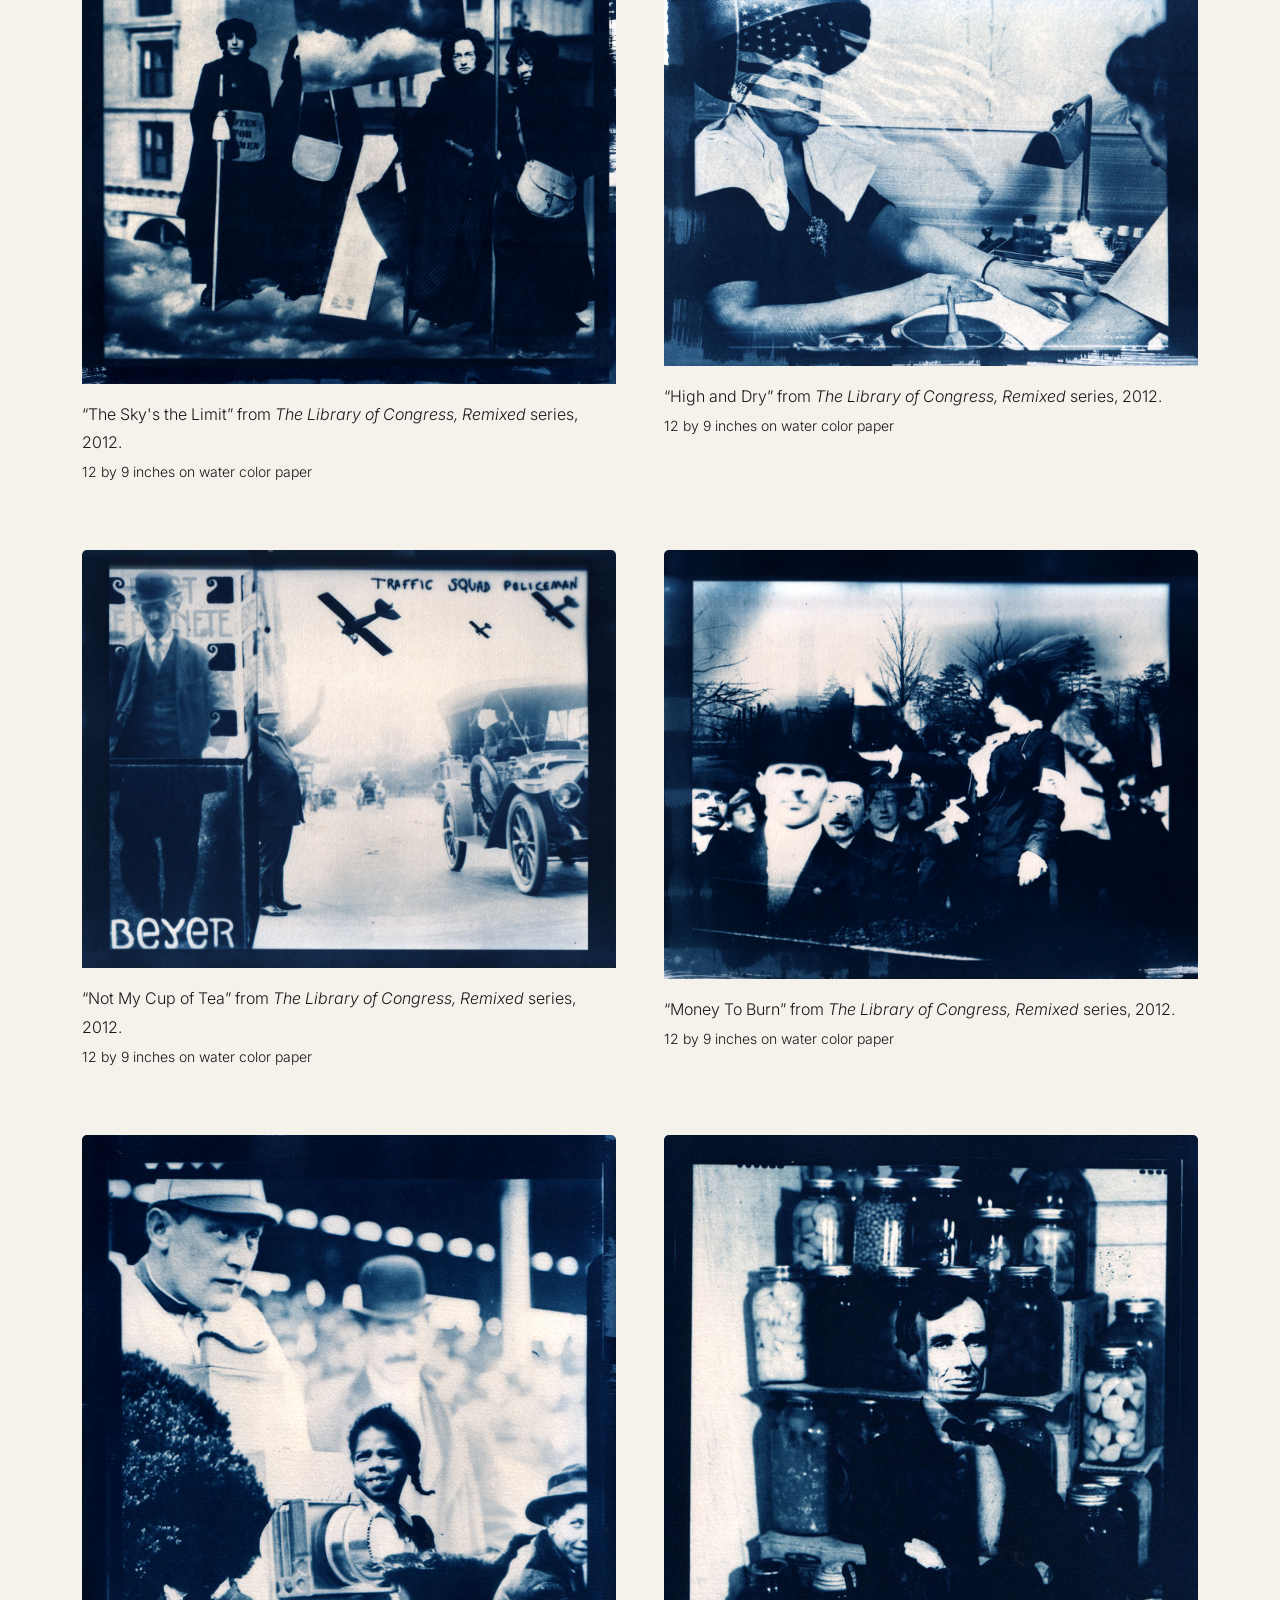
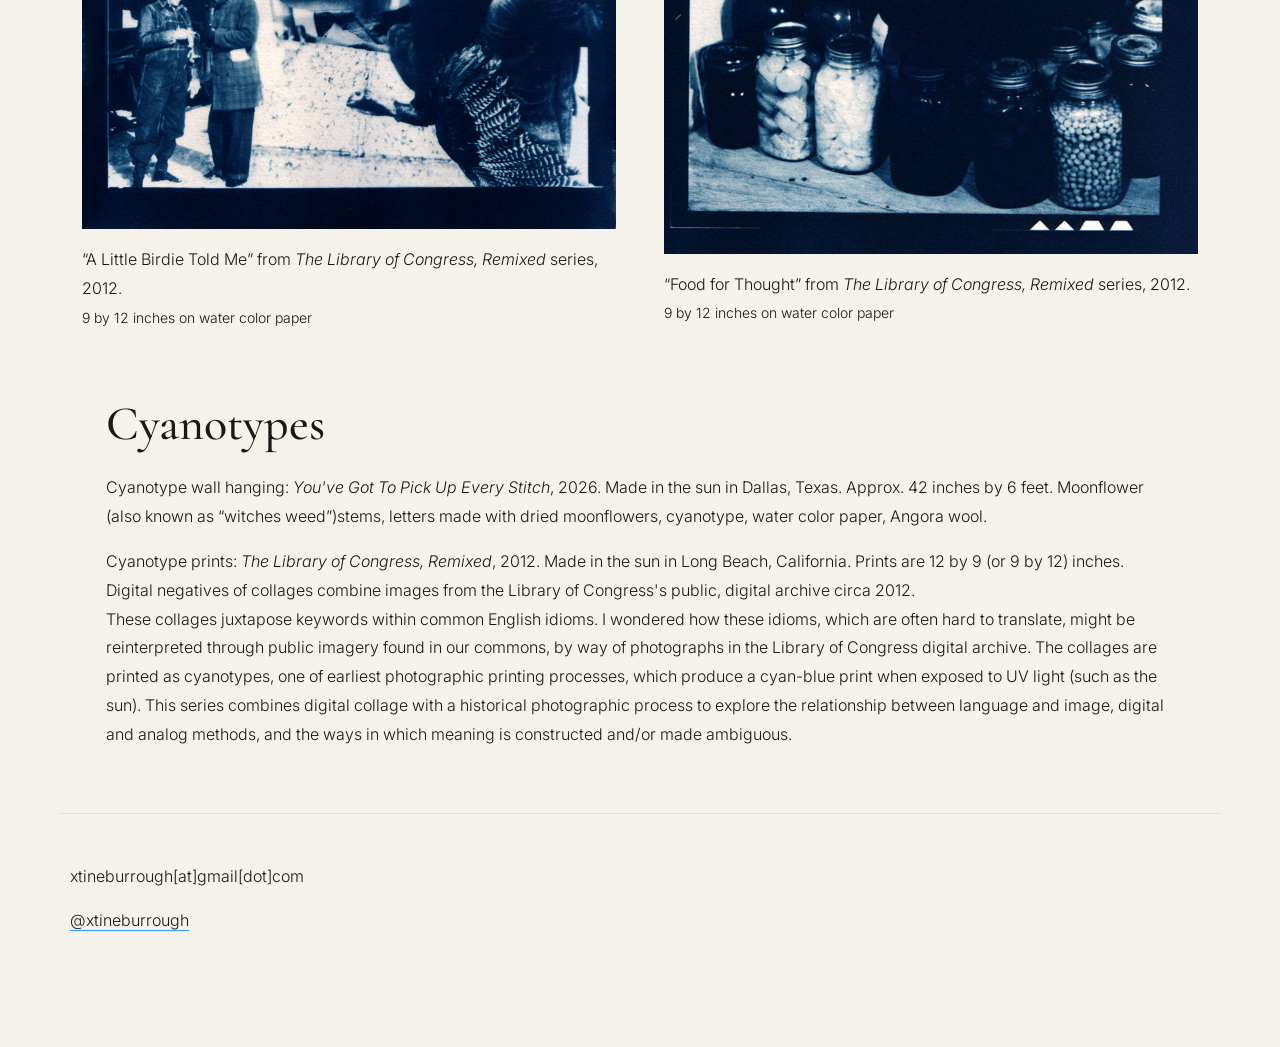
<file: cyanotypes.html>
<!doctype html>
<html lang="en">

<head>
  <meta charset="UTF-8" />
  <meta name="viewport" content="width=device-width, initial-scale=1.0" />
  <title>xtine burrough</title>
  <link href="https://cdn.jsdelivr.net/npm/bootstrap@5.3.3/dist/css/bootstrap.min.css" rel="stylesheet" />
  <link rel="preconnect" href="https://fonts.googleapis.com" />
  <link rel="preconnect" href="https://fonts.gstatic.com" crossorigin />
  <link
    href="https://fonts.googleapis.com/css2?family=Cormorant+Garamond:wght@400;500;600&family=Inter:wght@300;400;500;600&display=swap"
    rel="stylesheet" />
  <link rel="stylesheet" href="styles.css" />
</head>

<body>
  <nav class="navbar navbar-expand-lg bg-white border-bottom fixed-top">
    <div class="container">
      <a class="navbar-brand" href="index.html">xtine burrough</a> >Cyanotype Prints
      <button class="navbar-toggler" type="button" data-bs-toggle="collapse" data-bs-target="#mainNav">
        <span class="navbar-toggler-icon"></span>
      </button>
      <div class="collapse navbar-collapse" id="mainNav">
        <ul class="navbar-nav ms-auto">
          <li class="nav-item">
            <a class="nav-link" href="index.html#work">Select Works</a>
          </li>
          <li class="nav-item">
            <a class="nav-link" href="index.html#writing">Writing</a>
          </li>
          <li class="nav-item">
            <a class="nav-link" href="index.html#bio">Bio</a>
          </li>
          <li class="nav-item">
            <a class="nav-link" href="index.html#contact">Contact</a>
          </li>
        </ul>
      </div>
    </div>
  </nav>
  <!-- HERO SECTION-->
  <section class="hero">
    <img src="images/cyan-pickUpEveryStitch-hero-new.jpg" alt="Featured Artwork" class="hero-image" />

    <div class="hero-overlay"></div>
    <div class="hero-content">
      <!-- <p class="hero-kicker">Artist x Educator x Author</p> -->

      <h1 class="hero-title">Cyanotype Prints</h1>
    </div>
  </section>

  <!--CARDS/portfolio SECTION-->
  <section id="portfolio" class="container py-5">
    <div class="row g-5">
      <div class="col-md-6"> <!--EACH COL HAS 2 DIVS IN IT SO 3 CLOSINGS AT END-->
        <div class="card">
          <img src="images/cyan-eggOnYourFace-lg.jpg" class="card-img-top img-fluid"
            alt="cyanotype print digital negatives">
          <div class="card-body">
            <p class="card-text">&ldquo;Egg On Your Face&rdquo; from <em>The Library of Congress, Remixed </em>series,
              2012.<br> <small>12 by 9 inches on water color paper</small></p>
          </div>
        </div>
      </div>

      <div class="col-md-6">
        <div class="card">
          <img src="images/cyan-aNewLeaseOnLife-lg.jpg" class="card-img-top img-fluid"
            alt="cyanotype print digital negatives">
          <div class="card-body">
            <p class="card-text">&ldquo;A New Lease On Life&rdquo; from <em>The Library of Congress, Remixed
              </em>series, 2012. <br> <small>12 by 9 inches on water color paper</small></p>
          </div>
        </div>
      </div>

      <div class="col-md-6">
        <div class="card">
          <img src="images/cyan-theSkysTheLimit-lg.jpg" class="card-img-top img-fluid"
            alt="cyanotype print digital negatives">
          <div class="card-body">
            <p class="card-text">&ldquo;The Sky&apos;s the Limit&rdquo; from <em>The Library of Congress, Remixed
              </em>series, 2012. <br> <small>12 by 9 inches on water color paper</small></p>
          </div>
        </div>
      </div>

      <div class="col-md-6">
        <div class="card">
          <img src="images/cyan-highAndDry-lg.jpg" class="card-img-top img-fluid"
            alt="cyanotype print digital negatives">
          <div class="card-body">
            <p class="card-text">&ldquo;High and Dry&rdquo; from <em>The Library of Congress, Remixed </em>series, 2012.
              <br> <small>12 by 9 inches on water color paper</small></p>
          </div>
        </div>
      </div>

      <div class="col-md-6">
        <div class="card">
          <img src="images/cyan-notMyCupOfTea-lg.jpg" class="card-img-top img-fluid"
            alt="cyanotype print digital negatives">
          <div class="card-body">
            <p class="card-text">&ldquo;Not My Cup of Tea&rdquo; from <em>The Library of Congress, Remixed </em>series,
              2012. <br> <small>12 by 9 inches on water color paper</small></p>
          </div>
        </div>
      </div>

      <div class="col-md-6">
        <div class="card">
          <img src="images/cyan-moneyToBurn-lg.jpg" class="card-img-top img-fluid"
            alt="cyanotype print digital negatives">
          <div class="card-body">
            <p class="card-text">&ldquo;Money To Burn&rdquo; from <em>The Library of Congress, Remixed </em>series,
              2012. <br> <small>12 by 9 inches on water color paper</small></p>
          </div>
        </div>
      </div>

      <div class="col-md-6">
        <div class="card">
          <img src="images/cyan-aLittleBirdieToldMe-lg.jpg" class="card-img-top img-fluid"
            alt="cyanotype print digital negatives">
          <div class="card-body">
            <p class="card-text">&ldquo;A Little Birdie Told Me&rdquo; from <em>The Library of Congress, Remixed
              </em>series, 2012. <br> <small>9 by 12 inches on water color paper</small></p>
          </div>
        </div>
      </div>

      <div class="col-md-6">
        <div class="card">
          <img src="images/cyan-foodForThought-lg.jpg" class="card-img-top img-fluid"
            alt="cyanotype print digital negatives">
          <div class="card-body">
            <p class="card-text">&ldquo;Food for Thought&rdquo; from <em>The Library of Congress, Remixed </em>series,
              2012. <br> <small>9 by 12 inches on water color paper</small></p>
          </div>
        </div>
      </div>

      <section id="about" class="container p-5">
        <h2>Cyanotypes</h2>
        <p>
          Cyanotype wall hanging: <em>You've Got To Pick Up Every Stitch</em>, 2026. Made in the sun in Dallas, Texas.
          Approx. 42 inches by 6 feet. Moonflower (also known as &ldquo;witches weed&rdquo;)stems, letters made with dried
          moonflowers, cyanotype, water color paper, Angora wool.
        </p>

        <p>Cyanotype prints: <em>The Library of Congress, Remixed</em>, 2012. Made in the sun in Long Beach, California.
          Prints are 12 by 9 (or 9 by 12) inches. Digital negatives of collages combine images from the Library of Congress&apos;s
          public, digital archive circa 2012.<br>
          These collages juxtapose keywords within common English idioms. I wondered how these
          idioms, which are often hard to translate,
          might be reinterpreted through public imagery found in our commons, by way of photographs in the Library of Congress digital archive.
          The collages are printed as cyanotypes, one of earliest photographic printing processes, which produce a cyan-blue
          print when exposed to UV light (such as the sun). This series combines digital collage with a historical
          photographic process to explore
          the relationship between language and image, digital and analog methods, and the ways in which meaning is constructed and/or made ambiguous.
        </p>

      </section>
      <footer id="contact" class="container py-5 border-top">
      <p>xtineburrough[at]gmail[dot]com</p>
      <p><a href = "https://www.instagram.com/@xtineburrough" title="instagram" style="border-bottom: 1px solid #3399FF;">@xtineburrough</a></p>
    </footer>
      <script src="https://cdn.jsdelivr.net/npm/bootstrap@5.3.3/dist/js/bootstrap.bundle.min.js"></script>
</body>

</html>
</file>
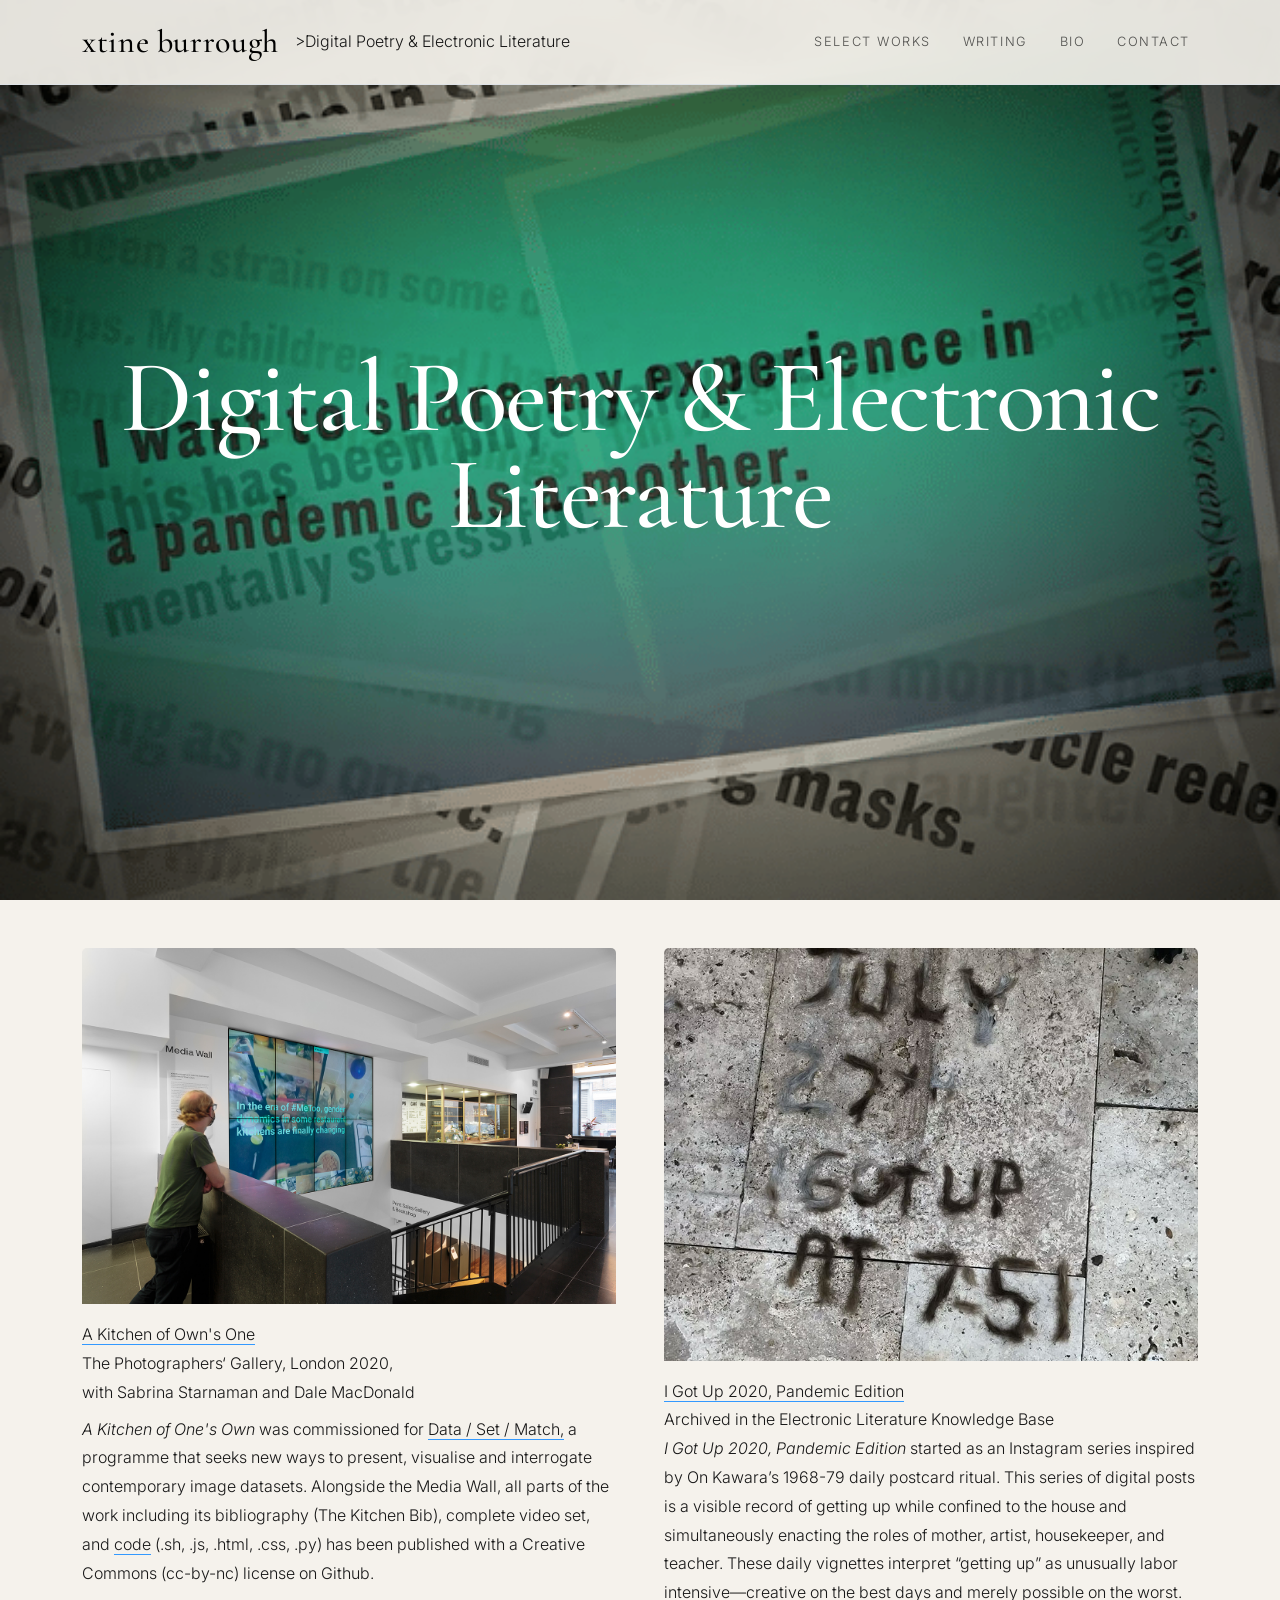
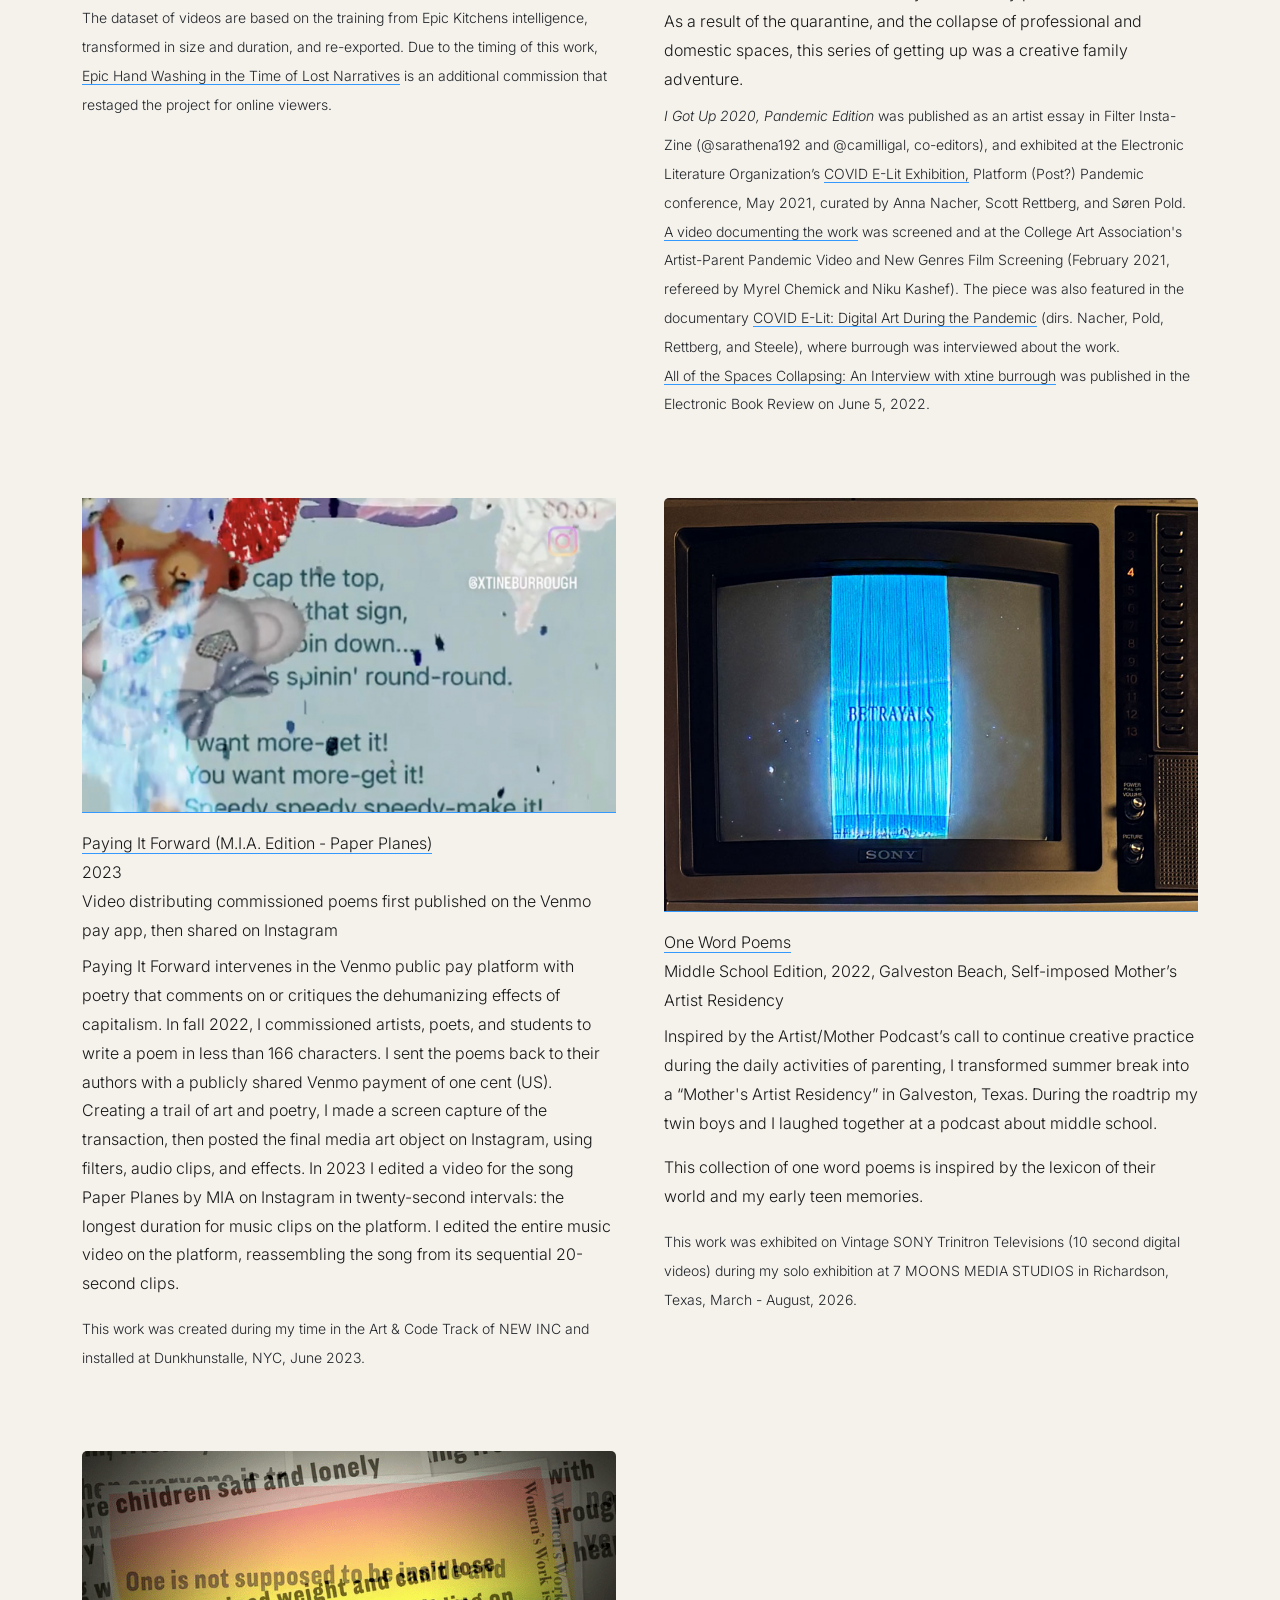
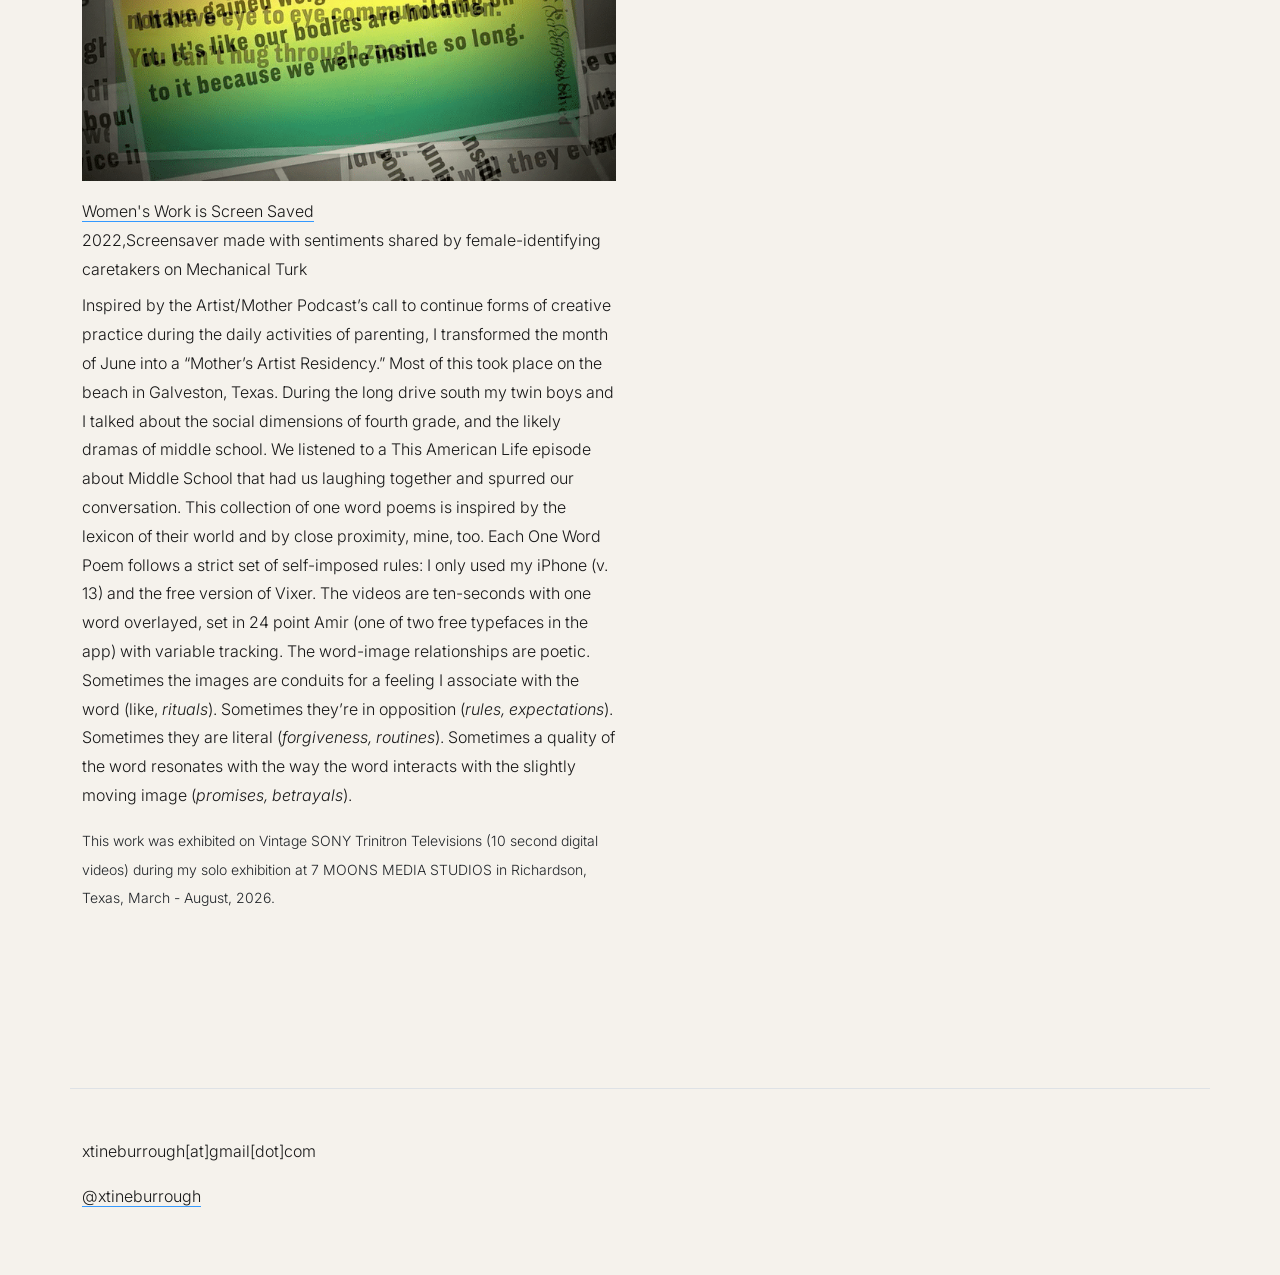
<file: eLit.html>
<!doctype html>
<html lang="en">

<head>
  <meta charset="UTF-8" />
  <meta name="viewport" content="width=device-width, initial-scale=1.0" />
  <title>xtine burrough</title>
  <link href="https://cdn.jsdelivr.net/npm/bootstrap@5.3.3/dist/css/bootstrap.min.css" rel="stylesheet" />
  <link rel="preconnect" href="https://fonts.googleapis.com" />
  <link rel="preconnect" href="https://fonts.gstatic.com" crossorigin />
  <link
    href="https://fonts.googleapis.com/css2?family=Cormorant+Garamond:wght@400;500;600&family=Inter:wght@300;400;500;600&display=swap"
    rel="stylesheet" />
  <link rel="stylesheet" href="styles.css" />
 <style>
    a:link, a:active {
      border-bottom: 1px solid #3399FF;
    }
     a:hover, a:visited {
      border-bottom: 1px solid #000000;
    }
    nav a:link, a:active, a:hover, a:visited {
      border-bottom: 0 solid #020202 !important;
    }
  </style>
</head>

<body>
  <nav class="navbar navbar-expand-lg bg-white border-bottom fixed-top">
    <div class="container">
      <a class="navbar-brand" href="index.html" style="border-bottom: 0;">xtine burrough</a> >Digital Poetry &amp; Electronic Literature
      <button class="navbar-toggler" type="button" data-bs-toggle="collapse" data-bs-target="#mainNav">
        <span class="navbar-toggler-icon"></span>
      </button>
      <div class="collapse navbar-collapse" id="mainNav">
        <ul class="navbar-nav ms-auto">
          <li class="nav-item">
            <a class="nav-link" href="index.html#work">Select Works</a>
          </li>
          <li class="nav-item">
            <a class="nav-link" href="index.html#writing">Writing</a>
          </li>
          <li class="nav-item">
            <a class="nav-link" href="index.html#bio">Bio</a>
          </li>
          <li class="nav-item">
            <a class="nav-link" href="index.html#contact">Contact</a>
          </li>
        </ul>
      </div>
    </div>
  </nav>
  <!-- HERO SECTION-->
  <section class="hero">
    <img src="images/womenswork-hero.gif" alt="Featured Artwork" class="hero-image" />

    <div class="hero-overlay"></div>
    <div class="hero-content">
      <!-- <p class="hero-kicker">Artist x Educator x Author</p> -->

      <h1 class="hero-title">Digital Poetry &amp; Electronic Literature</h1>
    </div>
  </section>

  <!--CARDS/portfolio SECTION-->
  <section id="portfolio" class="container py-5">
    <div class="row g-5">
      <div class="col-md-6"> <!--EACH COL HAS 2 DIVS IN IT SO 3 CLOSINGS AT END-->
        <div class="card">
          <img src="images/aKitchenOfOnesOwn-wall.jpg" class="card-img-top img-fluid"
            alt="man standing near media wall">
          <div class="card-body">
            <p class="card-text"><a href = "https://thephotographersgallery.org.uk/whats-on/xtine-burrough-and-sabrina-starnaman-kitchen-ones-own" target="_blank">
          A Kitchen of Own's One  </a>
          <br>The Photographers&lsquo; Gallery, London
              2020,
              <br>with Sabrina Starnaman and Dale MacDonald
              <p> 
            <em> A Kitchen of One&apos;s Own</em> was commissioned for <a href = "https://thephotographersgallery.org.uk/data-set-match" target="_blank">Data / Set / Match,</a> 
                a programme that seeks new ways to 
                present, visualise and interrogate contemporary image datasets. Alongside the Media Wall, all parts 
                of the work including its bibliography (The Kitchen Bib), complete video set, and
                <a href = "https://github.com/UTDATECPIRL/kitchen-of-ones-own" target="_blank">code</a> (.sh, .js, .html, .css, .py) has been published with a Creative Commons (cc-by-nc) 
              license on Github.
              </p> 
               <small>
              The dataset of videos are based on the training from Epic Kitchens intelligence, 
                transformed in size and duration, and re-exported. Due to the timing of this work, <a href = "https://thephotographersgallery.org.uk/whats-on/epic-hand-washing-time-lost-narratives" target="_blank">
                  Epic Hand Washing in the Time of Lost Narratives</a> is an additional commission that restaged the project for online viewers.
                 </small></p>
          </div>
        </div>
      </div>

      <div class="col-md-6">
        <div class="card">
          <img src="images/igotup.jpg" class="card-img-top img-fluid"
            alt="cyanotype print digital negatives">
          <div class="card-body">
            <p class="card-text"><a href = "https://elmcip.net/node/15941" target="_blank">
              I Got Up 2020, Pandemic Edition
              </a>
         <br> 
          Archived in the Electronic Literature Knowledge Base
              <br>
          <em>I Got Up 2020, Pandemic Edition</em> started as an Instagram series inspired by On Kawara&rsquo;s 1968-79 daily 
          postcard ritual. This series of digital posts is a visible record of getting up while confined 
          to the house and simultaneously enacting the roles of mother, artist, housekeeper, and teacher.
          These daily vignettes interpret &ldquo;getting up&rdquo; as unusually labor 
          intensive—creative on the best days and merely possible on the worst. As a result of the quarantine, and the 
          collapse of professional and domestic spaces, this series of getting up was a creative family adventure. 
</p>
          <small>
        <em>I Got Up 2020, Pandemic Edition</em> was published as an artist essay in Filter Insta-Zine (@sarathena192 and
@camilligal, co-editors), and exhibited at the Electronic Literature Organization&rsquo;s 
<a href = "https://eliterature.org/elo2021/covid/" target="_blank">
COVID E-Lit Exhibition,</a>
Platform (Post?) Pandemic conference, May 2021, curated by Anna Nacher, Scott Rettberg, and Søren Pold. 
<a href = "https://vimeo.com/xtineburrough/igotup?share=copy&fl=cl&fe=ci" target="_blank">
A video documenting the work</a>
was screened and at the College Art
Association's Artist-Parent Pandemic Video and New Genres Film Screening (February 2021, refereed by Myrel Chemick and
Niku Kashef). The piece was also featured in the documentary 
<a href = "https://vimeo.com/543267350?share=copy&fl=cl&fe=ci" target="_blank">
COVID E-Lit: Digital Art During the Pandemic</a> (dirs. Nacher,
Pold, Rettberg, and Steele), where burrough was interviewed about the work.
    <br>
<a href = "https://electronicbookreview.com/publications/all-of-the-spaces-collapsing-an-interview-with-xtine-burrough/" target="_blank">
  All of the Spaces Collapsing: An Interview with xtine burrough</a> was published in the Electronic Book Review on June 5, 2022.
</small></p>
          </div>
        </div>
      </div>

      <!--mia paper planes paying it forward-->
 <div class="col-md-6">
        <div class="card">
         <a href = "https://vimeo.com/760439043?fl=pl&fe=sh" target="_blank">
             <img src="images/payingitforward.jpg" class="img-fluid" alt="Paying It Forward (M.I.A. Edition - Paper Planes)">
             </a>
          <div class="card-body">
            <p class="card-text">   
              <a href = "https://vimeo.com/760439043?fl=pl&fe=sh" target="_blank">
             Paying It Forward (M.I.A. Edition - Paper Planes)
             </a>
              <br>2023
              <br>Video distributing commissioned poems first published on the Venmo pay app, then shared on Instagram
              <p>
                Paying It Forward intervenes in the Venmo public pay platform with poetry that comments on or critiques the
                dehumanizing effects of capitalism. In fall 2022, I commissioned artists, poets, and students to write a poem in less
                than 166 characters. I sent the poems back to their authors with a publicly shared Venmo payment of one cent (US).
                Creating a trail of art and poetry, I made a screen capture of the transaction, then posted the final media art object
                on Instagram, using filters, audio clips, and effects. In 2023 I edited a video for the song Paper Planes by MIA on
                Instagram in twenty-second intervals: the longest duration for music clips on the platform. I edited the entire music
                video on the platform, reassembling the song from its sequential 20-second clips.
              </p>
              
              <small>This work was created during my time in the Art &amp; Code Track of NEW INC and installed at Dunkhunstalle, NYC, June 2023.
              </small></p>
          </div>
        </div>
      </div>

     <div class="col-md-6">
        <div class="card">
          <a href = "http://www.missconceptions.net/oneWordPoems/index.html" target="_blank">
          <img src="images/onewordpoems.jpg" class="card-img-top img-fluid"
            alt="SONY Trinitron featuring a one word poem 10-second video">
            </a>
          <div class="card-body">
            <p class="card-text">
              <a href = "http://www.missconceptions.net/oneWordPoems/index.html" target="_blank">
              One Word Poems 
            </a>
              <br>Middle School Edition, 2022, Galveston Beach, Self-imposed Mother&rsquo;s Artist Residency <br> 
              <p>
                Inspired by the Artist/Mother Podcast&rsquo;s call to continue creative practice during the daily activities of
                parenting, I transformed summer break into a &ldquo;Mother&apos;s Artist Residency&rdquo; in
                Galveston, Texas. During the roadtrip my twin boys and I laughed together at a podcast about middle school.
              </p>
              <p>
                This collection of one word poems is inspired by the lexicon of their world and my early teen memories.
              </p>
              <!-- <p>
                The poems follow strict rules (10 seconds and made on my phone). The word-image relationships are poetic. Sometimes the images are conduits for a feeling I associate with the word
                (like, <em>rituals</em>). Sometimes they&apos;re in opposition (<em>rules, expectations</em>). Sometimes they are literal (<em>forgiveness,
                routines</em>).
              </p> -->
              
              <small>This work was exhibited on Vintage SONY Trinitron Televisions (10 second digital videos) during my solo exhibition at 7 MOONS MEDIA STUDIOS in Richardson, Texas, March - August, 2026.
 </small></p>
          </div>
        </div>
      </div>



      <!-- ADD div for Women's Work is Screen Saved-->
        <div class="col-md-6">
        <div class="card">
          <img src="images/womenswork-gainedweight.gif" class="card-img-top img-fluid"
            alt="projected video screensaver">
          <div class="card-body">
            <p class="card-text">
              <a href = "http://www.missconceptions.net/womensWorkScreenSaved/index.html" target="_blank">
             Women's Work is Screen Saved
            </a>
              <br>2022,Screensaver made with sentiments shared by female-identifying caretakers on Mechanical Turk <br> 
              <p>
                
                Inspired by the Artist/Mother Podcast&rsquo;s call to continue forms of creative practice during the daily activities of
                parenting, I transformed the month of June into a &ldquo;Mother&rsquo;s Artist Residency.&rdquo; Most of this took place on the beach in
                Galveston, Texas. During the long drive south my twin boys and I talked about the social dimensions of fourth grade,
                and the likely dramas of middle school. We listened to a This American Life episode about Middle School that had us
                laughing together and spurred our conversation.
              
                This collection of one word poems is inspired by the lexicon of their world and by close proximity, mine, too. Each
                One Word Poem follows a strict set of self-imposed rules: I only used my iPhone (v. 13) and the free version of Vixer.
                The videos are ten-seconds with one word overlayed, set in 24 point Amir (one of two free typefaces in the app) with
                variable tracking.
              
                The word-image relationships are poetic. Sometimes the images are conduits for a feeling I associate with the word
                (like, <em>rituals</em>). Sometimes they&rsquo;re in opposition (<em>rules, expectations</em>). Sometimes they are literal (<em>forgiveness,
                routines</em>). Sometimes a quality of the word resonates with the way the word interacts with the slightly moving image
                (<em>promises, betrayals</em>).
              </p>
              
              <small>This work was exhibited on Vintage SONY Trinitron Televisions (10 second digital videos) during my solo exhibition at 7 MOONS MEDIA STUDIOS in Richardson, Texas, March - August, 2026.
 </small></p>
          </div>
        </div>
      </div>


      </section>
      <footer id="contact" class="container py-5 border-top">
      <p>xtineburrough[at]gmail[dot]com</p>
      <p><a href = "https://www.instagram.com/@xtineburrough" title="instagram" style="border-bottom: 1px solid #3399FF;">@xtineburrough</a></p>
    </footer>
      <script src="https://cdn.jsdelivr.net/npm/bootstrap@5.3.3/dist/js/bootstrap.bundle.min.js"></script>
</body>

</html>
</file>
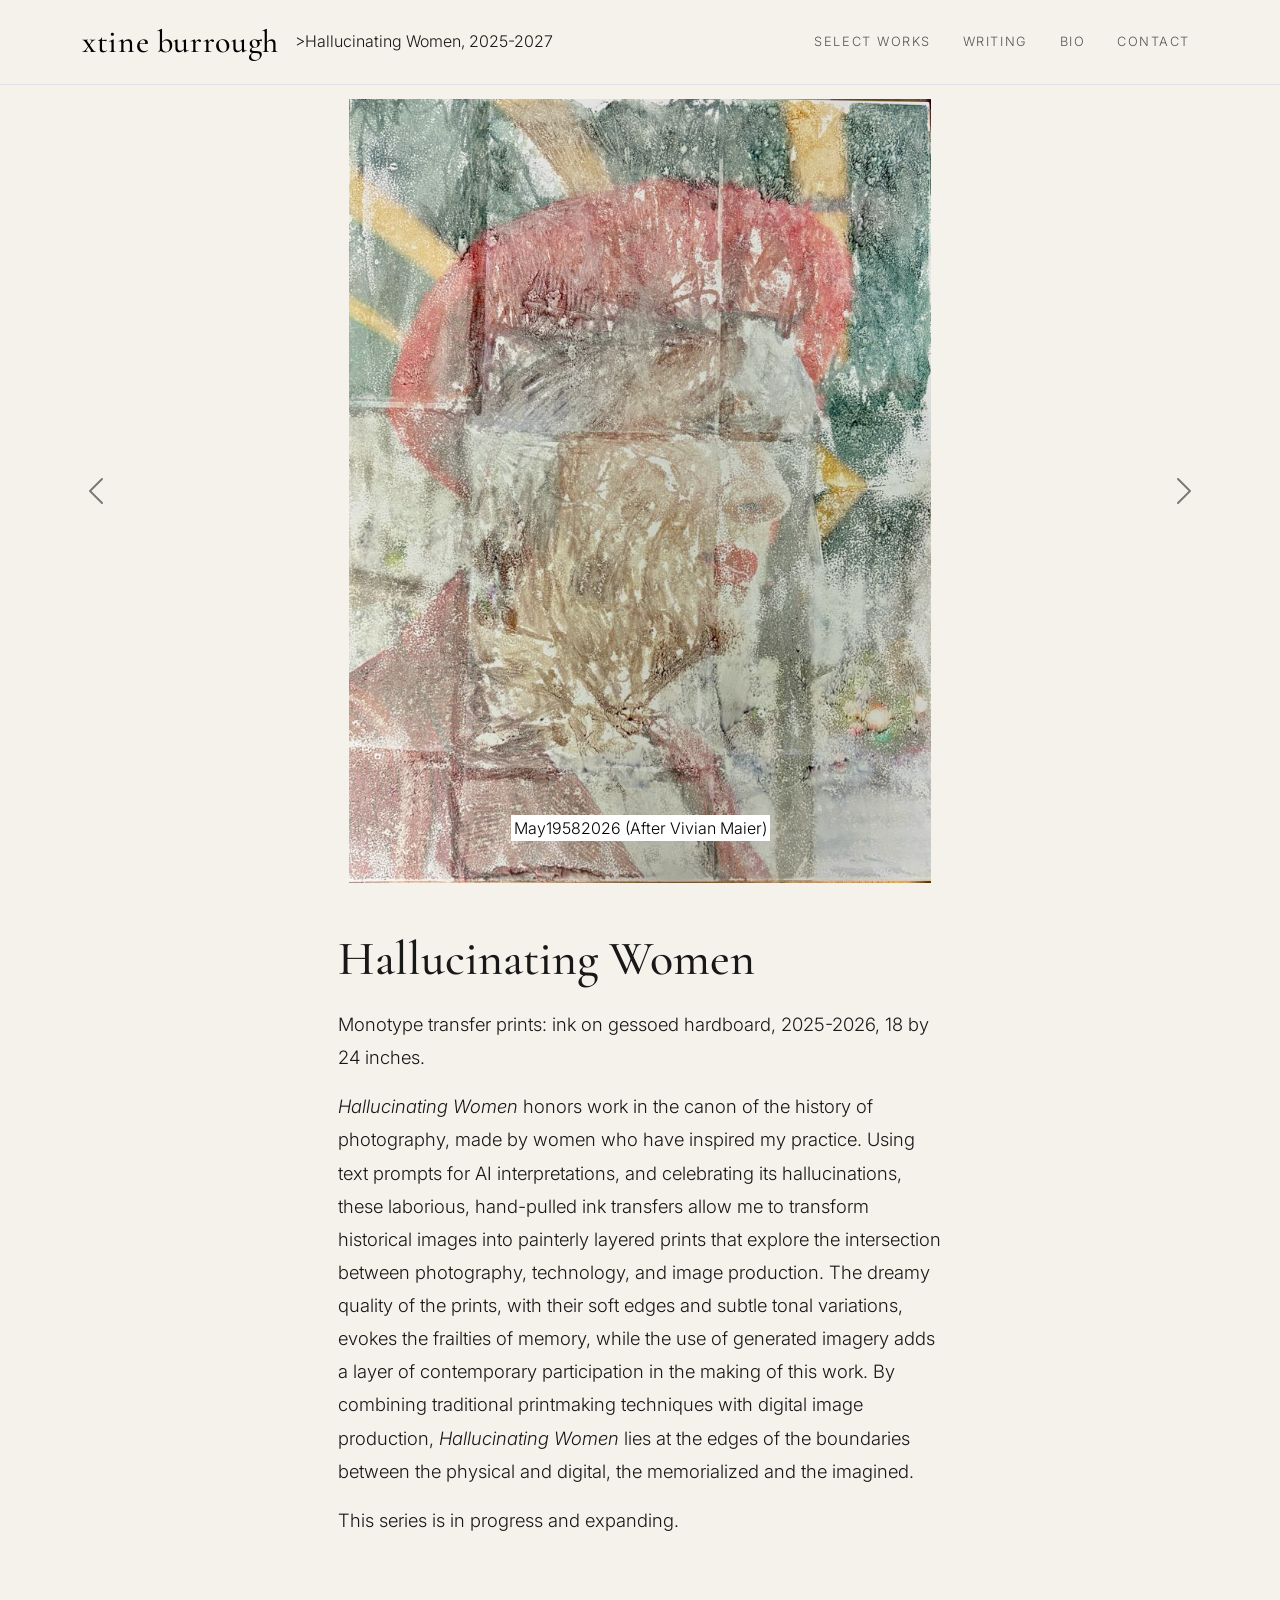
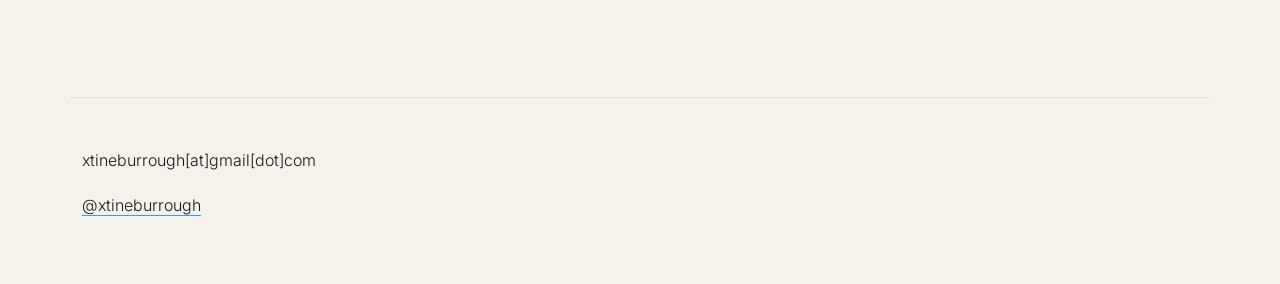
<file: hallucinating.html>
<!doctype html>
<html lang="en">
  <head>
    <meta charset="UTF-8" />
    <meta name="viewport" content="width=device-width, initial-scale=1.0" />
    <title>xtine burrough</title>
    <link
      href="https://cdn.jsdelivr.net/npm/bootstrap@5.3.3/dist/css/bootstrap.min.css"
      rel="stylesheet"
    />
    <link rel="preconnect" href="https://fonts.googleapis.com" />
    <link rel="preconnect" href="https://fonts.gstatic.com" crossorigin />
    <link
      href="https://fonts.googleapis.com/css2?family=Cormorant+Garamond:wght@400;500;600&family=Inter:wght@300;400;500;600&display=swap"
      rel="stylesheet"
    />
    <link rel="stylesheet" href="styles.css" />
  </head>
  <body>
    <nav class="navbar navbar-expand-lg bg-white border-bottom fixed-top">
      <div class="container">
        <a class="navbar-brand" href="index.html">xtine burrough</a> >Hallucinating Women, 2025-2027
        <button
          class="navbar-toggler"
          type="button"
          data-bs-toggle="collapse"
          data-bs-target="#mainNav"
        >
          <span class="navbar-toggler-icon"></span>
        </button>
        <div class="collapse navbar-collapse" id="mainNav">
          <ul class="navbar-nav ms-auto">
            <li class="nav-item">
              <a class="nav-link" href="index.html#work">Select Works</a>
            </li>
            <li class="nav-item">
              <a class="nav-link" href="index.html#writing">Writing</a>
            </li>
            <li class="nav-item">
              <a class="nav-link" href="index.html#bio">Bio</a>
            </li>
            <li class="nav-item">
              <a class="nav-link" href="index.html#contact">Contact</a>
            </li>
          </ul>
        </div>
      </div>
    </nav>

<div id="heroCarousel" class="carousel carousel-dark slide">
  <div class="carousel-inner">
    <!-- Slide 1: Active Hero Image -->
    <div class="carousel-item active">
      <img src="images/May19582026-full.jpg" class="d-block w-100" alt="First slide">

      <!-- <div class="carousel-caption d-none d-md-block"><mark>May19582026 (After Vivian Maier)</mark>
      </div> USED to look like this with d-none and d-md-block- in the carousel caption class setting the 
      display to none for everything except for medium viewports, in which case
      it was set to block. I removed them throughout so the captions display everywhere-->
      <div class="carousel-caption"><mark>May19582026 (After Vivian Maier)</mark>
      </div>
    </div>
     <!-- Slide 2 -->
    <div class="carousel-item">
      <img src="images/dreamfilmstill-aftercindyshermanfull.jpg" class="d-block w-100" alt="Second slide">
      <div class="carousel-caption"><mark>Dream Film Still (After Cindy Sherman)</mark>
      </div>
    </div>
  <!-- Slide 3 -->
    <div class="carousel-item">
      <img src="images/evaLeremixafterberenicabbot.jpg" class="d-block w-100" alt="Second slide">
      <div class="carousel-caption"><mark>Eva LeRemix (After Berenice Abbot)</mark>
      </div>
    </div>
  <!-- Slide 4 -->
    <div class="carousel-item">
      <img src="images/huggs-afternangoldin.jpg" class="d-block w-100" alt="Second slide">
      <div class="carousel-caption"><mark>Huggs (After Nan Goldin)</mark>
      </div>
    </div>
    <!-- Slide 5 -->
    <div class="carousel-item">
      <img src="images/juliajacksoncameron-afterjuliamargaretcameron.jpg" class="d-block w-100" alt="Second slide">
      <div class="carousel-caption"><mark>Julia Jackson Cameron (After Julia Margaret Cameron)</mark>
      </div>
    </div>
   <!-- Slide 6 -->
    <div class="carousel-item">
      <img src="images/twinstwins-afterdianearbus.jpg" class="d-block w-100" alt="Second slide">
      <div class="carousel-caption"><mark>Twinstwins (After Diane Arbus)</mark>
      </div>
    </div>
   <!-- Slide 7 -->
    <div class="carousel-item">
      <img src="images/migrantflorence-afterdorothealange.jpg" class="d-block w-100" alt="Second slide">
      <div class="carousel-caption"><mark>Migrant Florence (After Dorothea Lange)</mark>
      </div>
    </div>
  </div>

  <!-- Optional Controls -->
  <button class="carousel-control-prev" type="button" data-bs-target="#heroCarousel" data-bs-slide="prev">
    <span class="carousel-control-prev-icon" aria-hidden="true"></span>
  </button>
  <button class="carousel-control-next" type="button" data-bs-target="#heroCarousel" data-bs-slide="next">
    <span class="carousel-control-next-icon" aria-hidden="true"></span>
  </button>
</div>


    <section id="portfolio-description" class="container p-5">
      <h2>Hallucinating Women</h2>
      <p>
        Monotype transfer prints: ink on gessoed hardboard, 2025-2026, 18 by 24 inches.
      </p>

      <p>
      <em>Hallucinating Women</em> honors work in the canon of the history of photography, 
      made by women who have inspired my practice. 
      Using text prompts for AI interpretations, and celebrating its hallucinations, 
      these laborious, hand-pulled ink transfers allow me to transform historical images 
      into painterly layered prints that explore the intersection between
      photography, technology, and image production. The dreamy quality of the prints, 
      with their soft edges and subtle tonal variations,
      evokes the frailties of memory, while the use of generated imagery
      adds a layer of contemporary participation in the making of this work. 
      By combining traditional printmaking techniques with digital image production,
      <em>Hallucinating Women</em> lies at the edges of the boundaries between the physical 
      and digital, the memorialized and the imagined.
    
      </p>
      <p>This series is in progress and expanding.</p>
    </section>
    <footer id="contact" class="container py-5 border-top">
      <p>xtineburrough[at]gmail[dot]com</p>
      <p><a href = "https://www.instagram.com/@xtineburrough" title="instagram" style="border-bottom: 1px solid #3399FF;">@xtineburrough</a></p>
    </footer>
    <script src="https://cdn.jsdelivr.net/npm/bootstrap@5.3.3/dist/js/bootstrap.bundle.min.js"></script>
  </body>
</html>
</file>
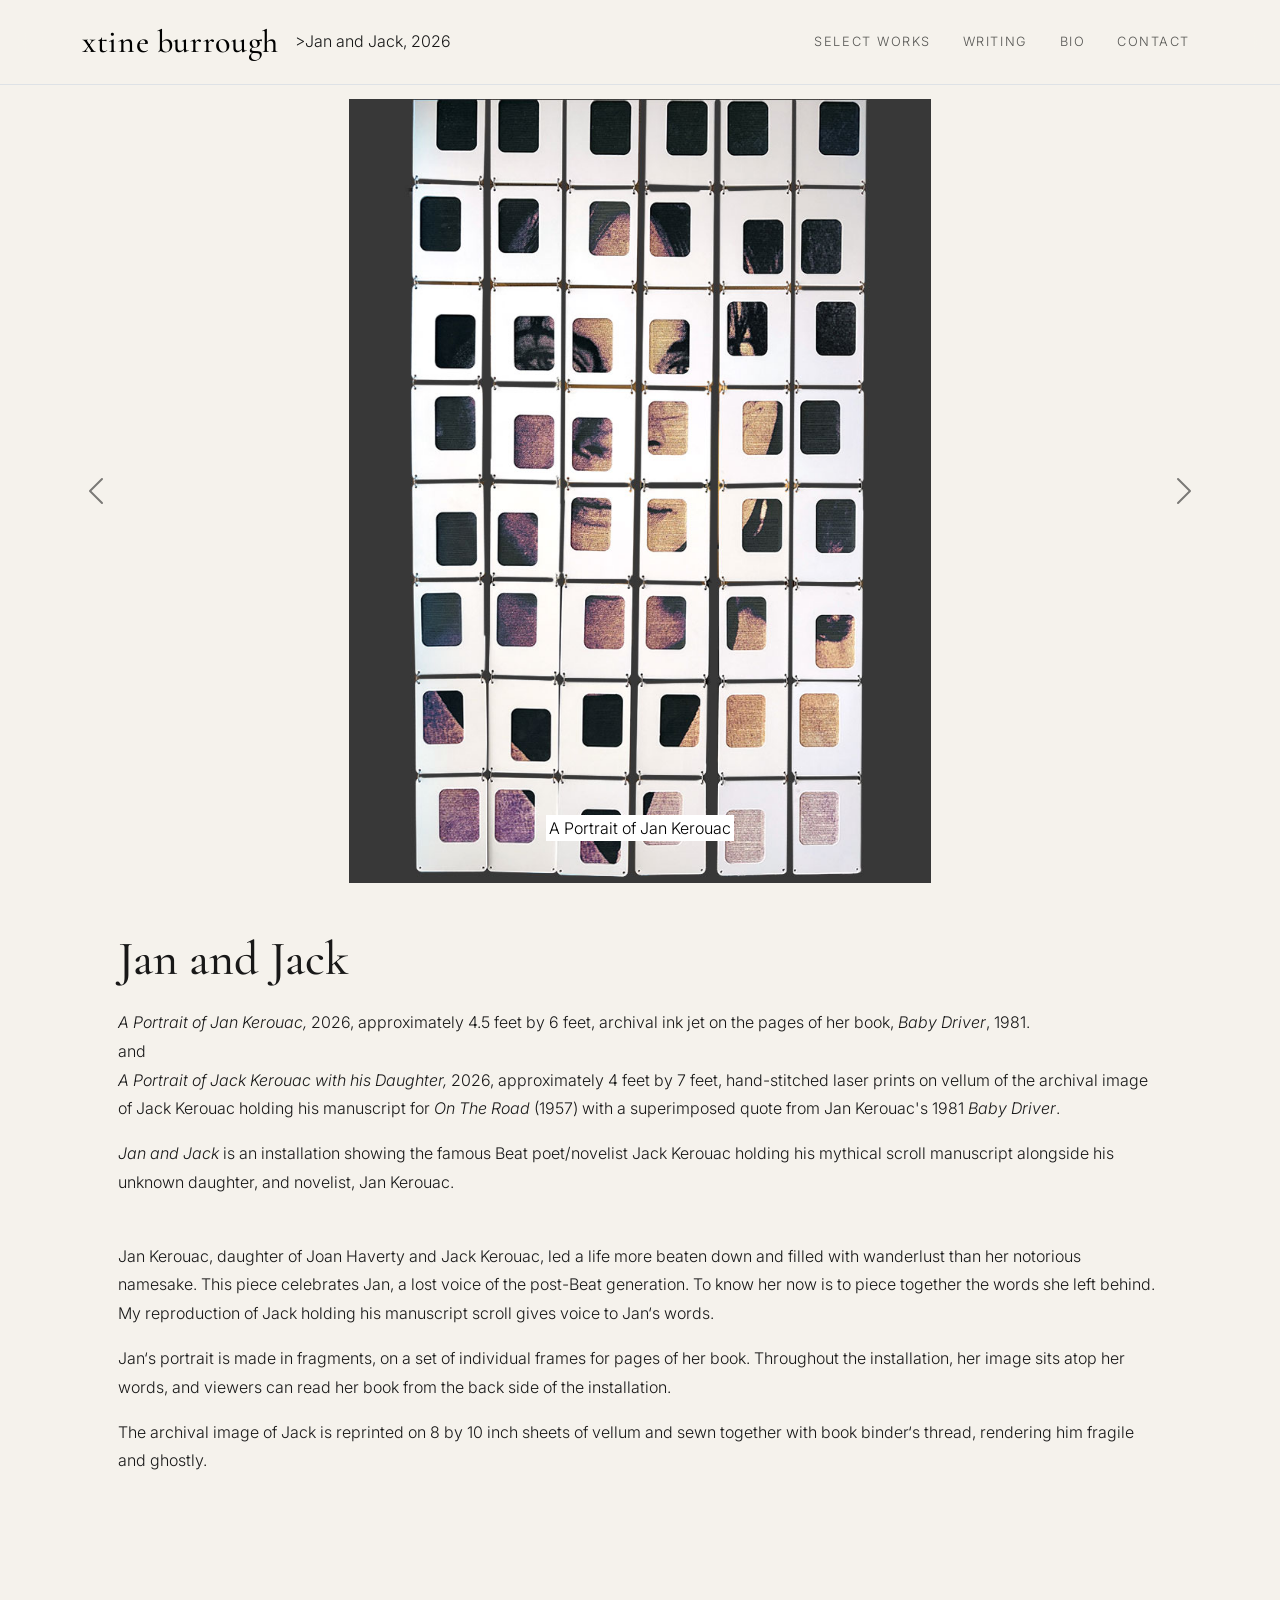
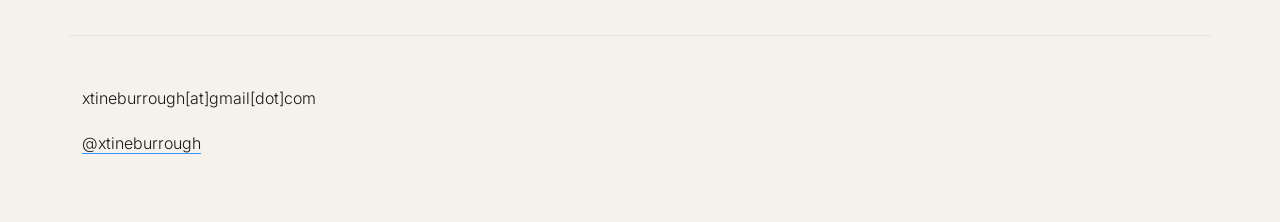
<file: janandjack.html>
<!doctype html>
<html lang="en">
  <head>
    <meta charset="UTF-8" />
    <meta name="viewport" content="width=device-width, initial-scale=1.0" />
    <title>xtine burrough</title>
    <link
      href="https://cdn.jsdelivr.net/npm/bootstrap@5.3.3/dist/css/bootstrap.min.css"
      rel="stylesheet"
    />
    <link rel="preconnect" href="https://fonts.googleapis.com" />
    <link rel="preconnect" href="https://fonts.gstatic.com" crossorigin />
    <link
      href="https://fonts.googleapis.com/css2?family=Cormorant+Garamond:wght@400;500;600&family=Inter:wght@300;400;500;600&display=swap"
      rel="stylesheet"
    />
    <link rel="stylesheet" href="styles.css" />
  </head>
  <body>
    <nav class="navbar navbar-expand-lg bg-white border-bottom fixed-top">
      <div class="container">
        <a class="navbar-brand" href="index.html">xtine burrough</a> >Jan and Jack, 2026
        <button
          class="navbar-toggler"
          type="button"
          data-bs-toggle="collapse"
          data-bs-target="#mainNav"
        >
          <span class="navbar-toggler-icon"></span>
        </button>
        <div class="collapse navbar-collapse" id="mainNav">
          <ul class="navbar-nav ms-auto">
            <li class="nav-item">
              <a class="nav-link" href="index.html#work">Select Works</a>
            </li>
            <li class="nav-item">
              <a class="nav-link" href="index.html#writing">Writing</a>
            </li>
            <li class="nav-item">
              <a class="nav-link" href="index.html#bio">Bio</a>
            </li>
            <li class="nav-item">
              <a class="nav-link" href="#contact">Contact</a>
            </li>
          </ul>
        </div>
      </div>
    </nav>

<div id="heroCarousel" class="carousel carousel-dark slide">
  <div class="carousel-inner">
    <!-- Slide 1: Active Hero Image -->
    <div class="carousel-item active">
      <img src="images/jan-portrait-full.jpg" class="d-block w-100" alt="First slide">
      <!-- <div class="carousel-caption d-none d-md-block"><mark>A Portrait of Jan Kerouac</mark>
      </div> 
      THIS USED to look like this with d-none and d-md-block- in the carousel caption class setting the 
      display to none for everything except for medium viewports, in which case
      it was set to block. I removed them throughout so the captions display everywhere-->
      <div class="carousel-caption"><mark>A Portrait of Jan Kerouac</mark>
      </div>
    </div>
     <!-- Slide 2 -->
    <div class="carousel-item">
      <img src="images/jack-full.jpg" class="d-block w-100" alt="Second slide">
      <div class="carousel-caption"><mark>Jack Kerouac Holding His Scroll</mark>
      </div>
    </div>
  <!-- Slide 3 -->
    <div class="carousel-item">
      <img src="images/jan-back.jpg" class="d-block w-100" alt="Second slide">
      <div class="carousel-caption"><mark>A Portrait of Jan Kerouac (Back View)</mark>
      </div>
    </div>
  <!-- Slide 4 -->
    <div class="carousel-item">
      <img src="images/jan-midshot.jpg" class="d-block w-100" alt="Second slide">
      <div class="carousel-caption"><mark>A Portrait of Jan Kerouac (Midshot)</mark>
      </div>
    </div>
    <!-- Slide 5 -->
    <div class="carousel-item">
      <img src="images/jan-nosemidshot.jpg" class="d-block w-100" alt="Second slide">
      <div class="carousel-caption"><mark>A Portrait of Jan Kerouac (Nose)</mark>
      </div>
    </div>
     <!-- Slide 6 -->
    <div class="carousel-item">
      <img src="images/jan-nosedetail.jpg" class="d-block w-100" alt="Second slide">
      <div class="carousel-caption"><mark>A Portrait of Jan Kerouac (Nose Detail)</mark>
      </div>
    </div>
      <!-- Slide 7 -->
    <div class="carousel-item">
      <img src="images/jan-mouthdetail.jpg" class="d-block w-100" alt="Second slide">
      <div class="carousel-caption"><mark>A Portrait of Jan Kerouac (Mouth Detail)</mark>
      </div>
    </div>
      <!-- Slide 8 -->
    <div class="carousel-item">
      <img src="images/jan-backdetail.jpg" class="d-block w-100" alt="Second slide">
      <div class="carousel-caption"><mark>A Portrait of Jan Kerouac (Back View, Detail)</mark>
      </div>
    </div>
     <!-- Slide 9 -->
    <div class="carousel-item">
      <img src="images/jack-text-view.jpg" class="d-block w-100" alt="Second slide">
      <div class="carousel-caption"><mark>Jack Kerouace Holding His Scroll (Text View)</mark>
      </div>
    </div>
     <!-- Slide 10 -->
    <div class="carousel-item">
      <img src="images/jack-finally.jpg" class="d-block w-100" alt="Second slide">
      <div class="carousel-caption"><mark>Jack Kerouace Holding His Scroll (Text Detail)</mark>
      </div>
    </div>

  </div>

  <!-- Optional Controls -->
  <button class="carousel-control-prev" type="button" data-bs-target="#heroCarousel" data-bs-slide="prev">
    <span class="carousel-control-prev-icon" aria-hidden="true"></span>
  </button>
  <button class="carousel-control-next" type="button" data-bs-target="#heroCarousel" data-bs-slide="next">
    <span class="carousel-control-next-icon" aria-hidden="true"></span>
  </button>
</div>


    <section id="about" class="container p-5">
      <h2>Jan and Jack</h2>
      <p>
        <em>A Portrait of Jan Kerouac,</em> 2026, approximately 4.5 feet by 6 feet, archival ink jet on the pages of her book, <em>Baby Driver</em>, 1981. 
        <br>and<br>
        <em>A Portrait of Jack Kerouac with his Daughter,</em> 2026, approximately 4 feet by 7 feet, hand-stitched laser prints on vellum of the archival image of Jack Kerouac holding his manuscript for <em>On The Road</em> (1957) with a superimposed quote from Jan Kerouac's 1981 <em>Baby Driver</em>.
      </p>
      <p>
      <em>Jan and Jack</em> is an installation showing the famous Beat poet/novelist Jack Kerouac holding his
      mythical scroll manuscript alongside his unknown daughter, and novelist, Jan Kerouac.</p>
      <br>
      Jan Kerouac, daughter of Joan Haverty and Jack Kerouac, led a life more beaten down and filled 
      with wanderlust than her notorious namesake. This piece celebrates Jan, a lost voice of the post-Beat 
      generation. To know her now is to piece together the words she left behind. My reproduction of Jack holding 
      his manuscript scroll gives voice to Jan&lsquo;s words.
      </p>
      <p>Jan&lsquo;s portrait is made in fragments, on a set of individual frames for pages of her book. Throughout the installation, her image sits atop her words, and viewers can read her book from the back side of the installation.</p>
      <p>The archival image of Jack is reprinted on 8 by 10 inch sheets of vellum and sewn together with book binder&lsquo;s thread, rendering him fragile and ghostly.</p>
    </section>
    <footer id="contact" class="container py-5 border-top">
      <p>xtineburrough[at]gmail[dot]com</p>
      <p><a href = "https://www.instagram.com/@xtineburrough" title="instagram" style="border-bottom: 1px solid #3399FF;">@xtineburrough</a></p>
    </footer>
    <script src="https://cdn.jsdelivr.net/npm/bootstrap@5.3.3/dist/js/bootstrap.bundle.min.js"></script>
  </body>
</html>
</file>
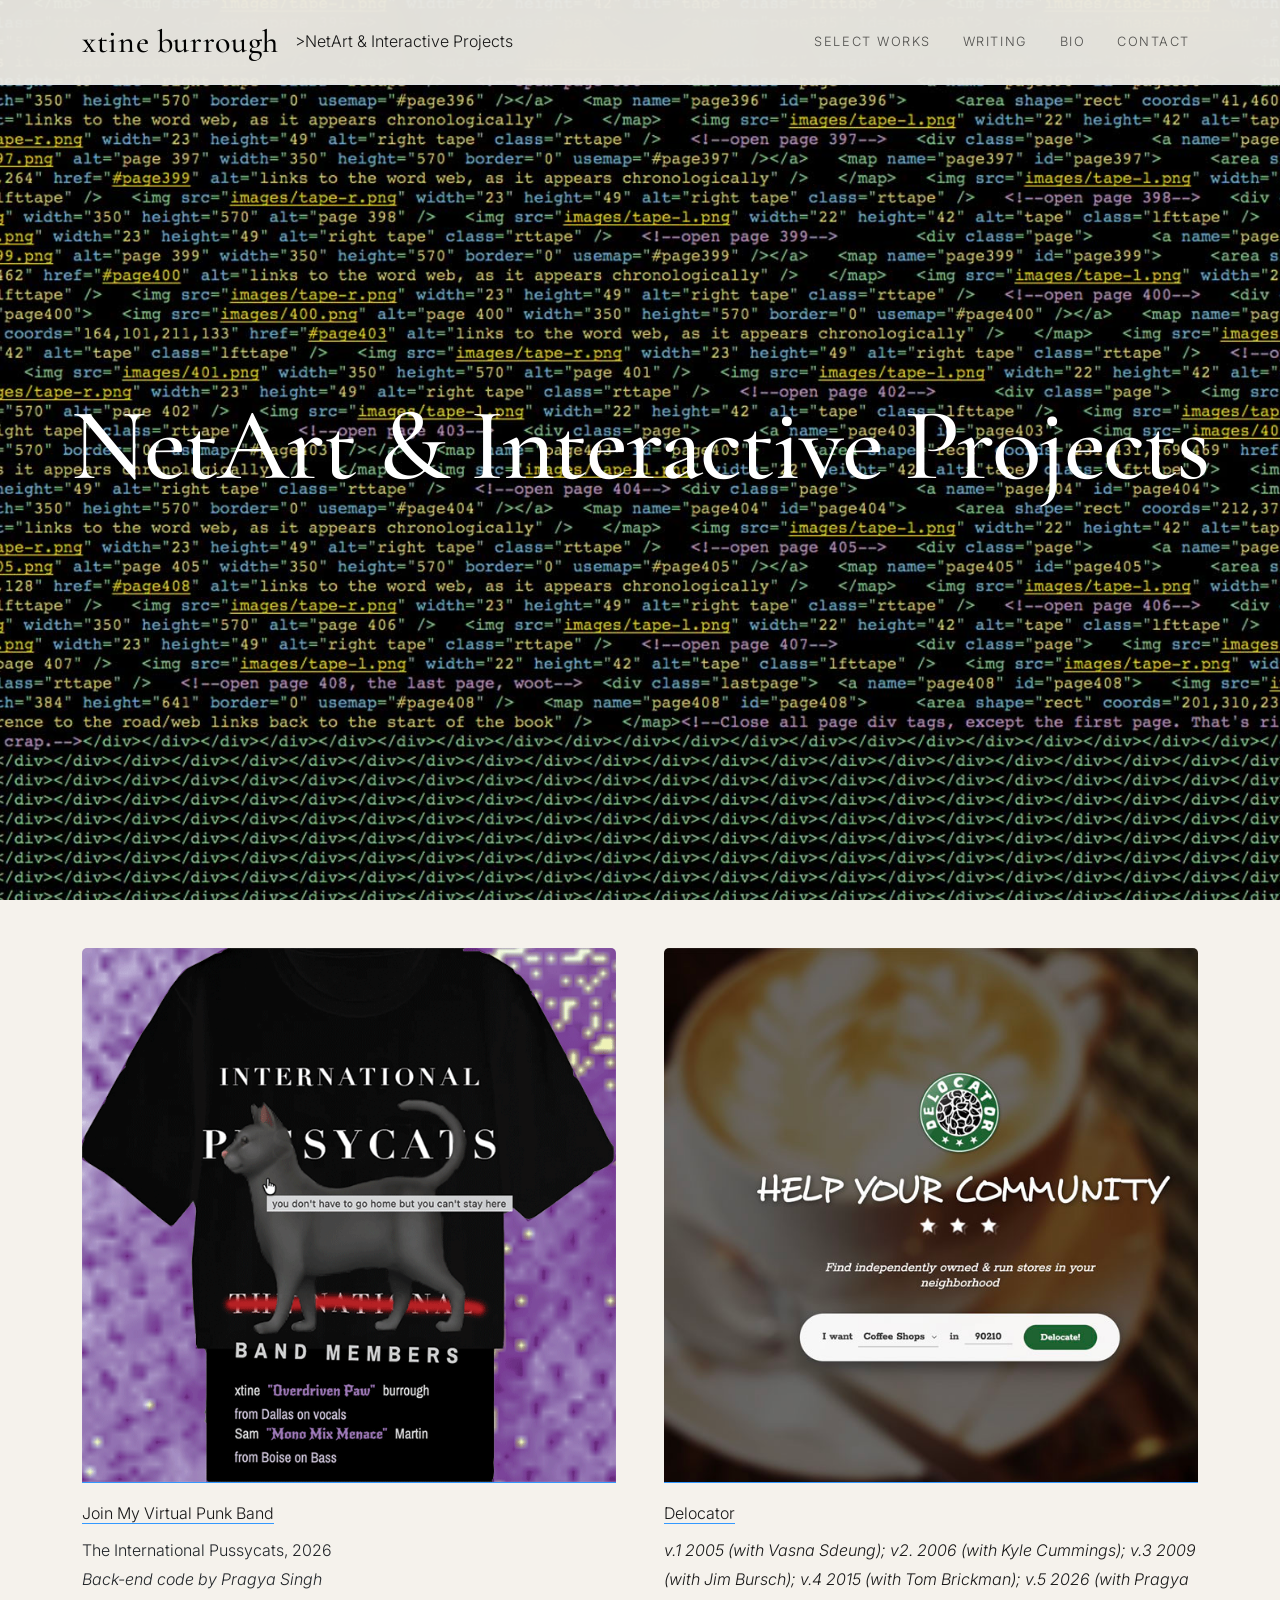
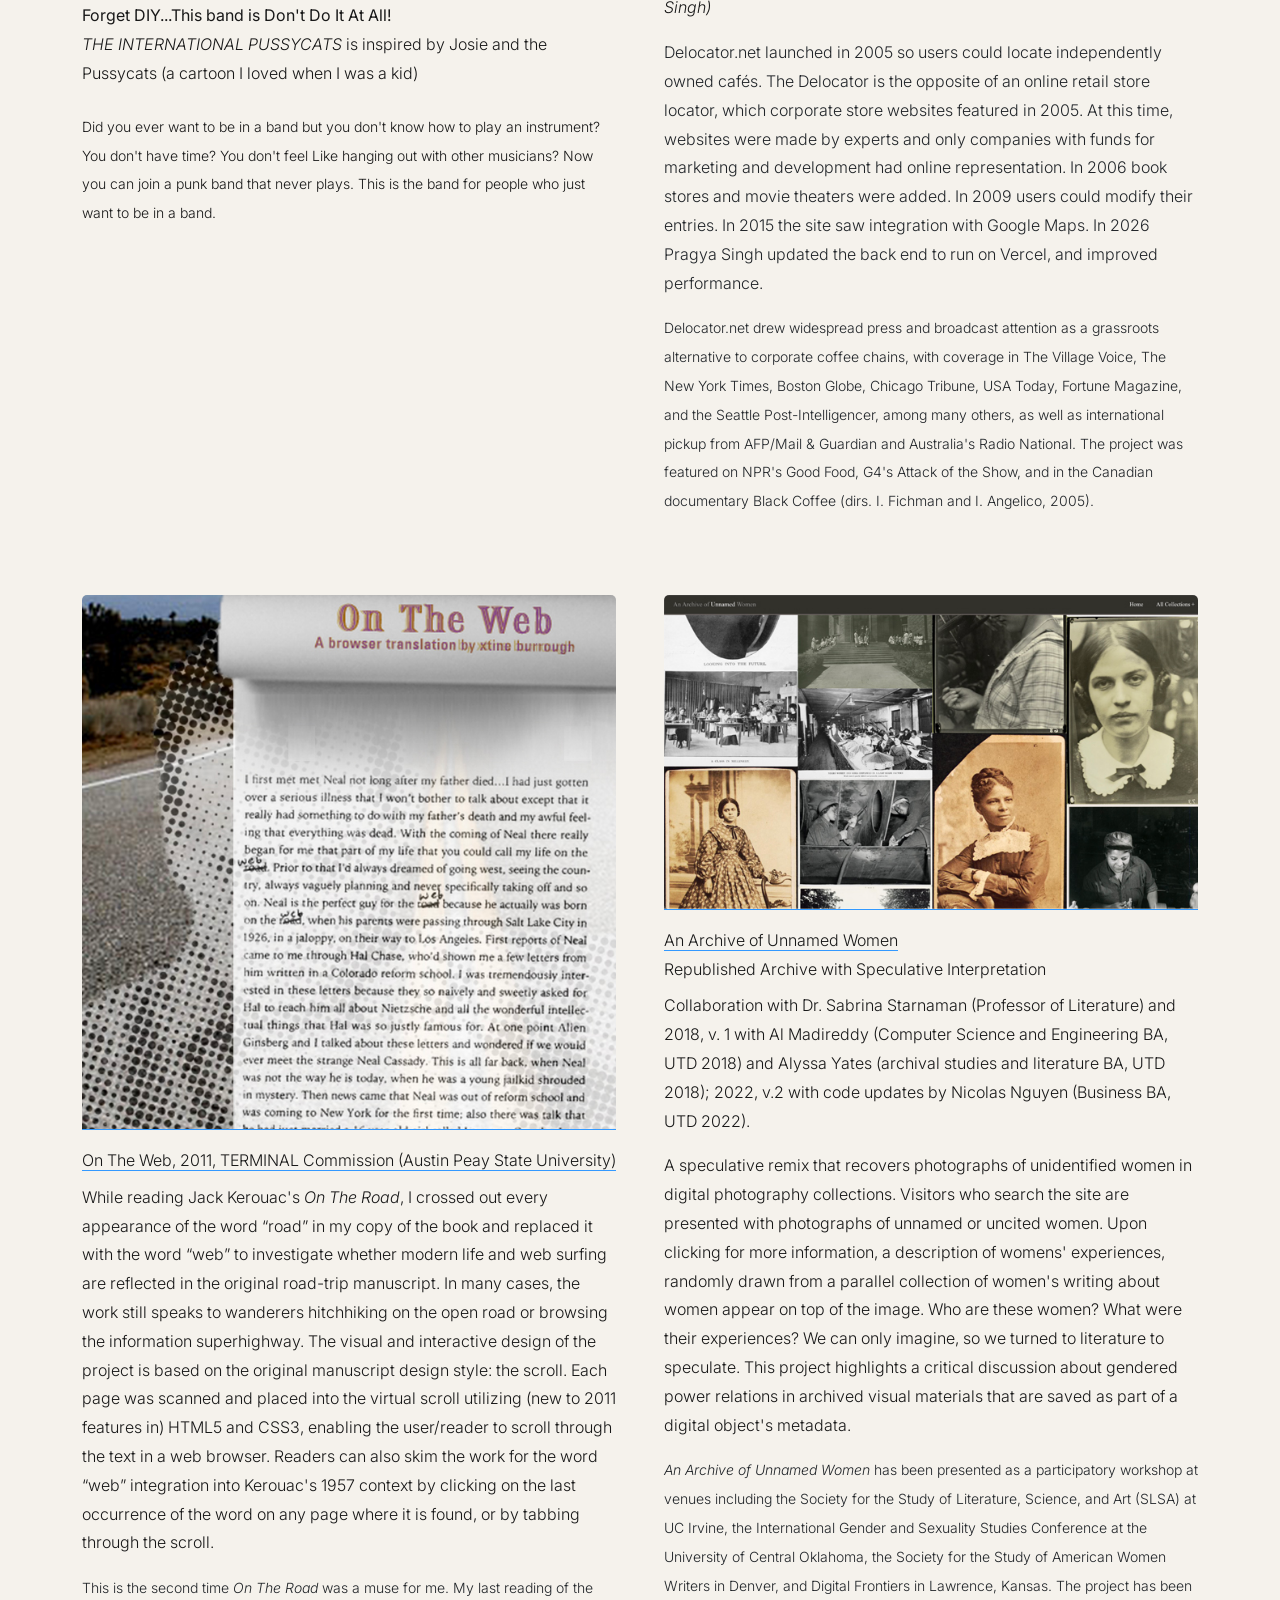
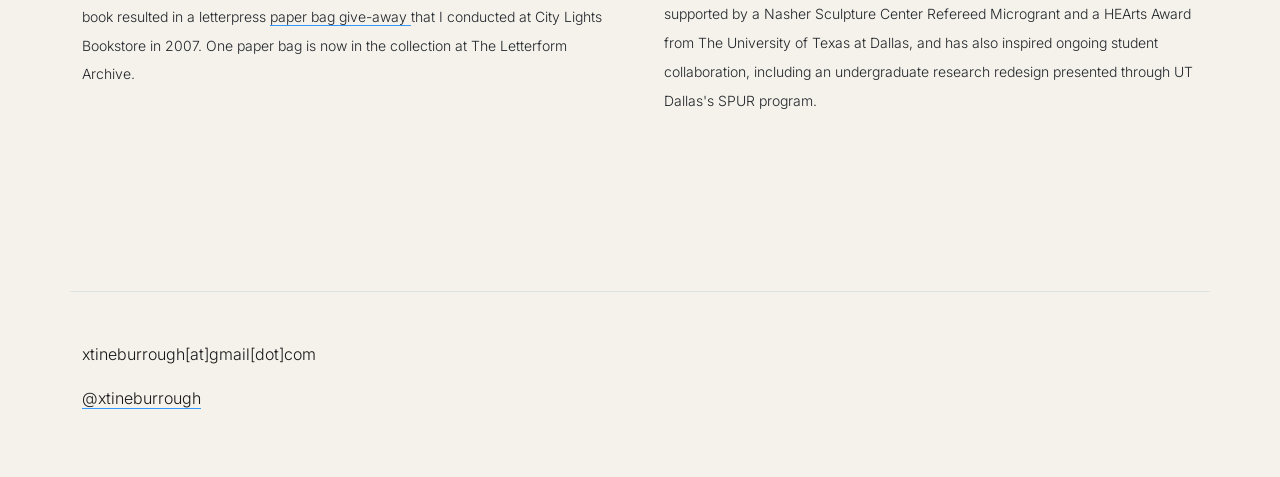
<file: netart.html>
<!doctype html>
<html lang="en">

<head>
  <meta charset="UTF-8" />
  <meta name="viewport" content="width=device-width, initial-scale=1.0" />
  <title>xtine burrough</title>
  <link href="https://cdn.jsdelivr.net/npm/bootstrap@5.3.3/dist/css/bootstrap.min.css" rel="stylesheet" />
  <link rel="preconnect" href="https://fonts.googleapis.com" />
  <link rel="preconnect" href="https://fonts.gstatic.com" crossorigin />
  <link
    href="https://fonts.googleapis.com/css2?family=Cormorant+Garamond:wght@400;500;600&family=Inter:wght@300;400;500;600&display=swap"
    rel="stylesheet" />
  <link rel="stylesheet" href="styles.css" />
  <style>
    a:link, a:active {
      border-bottom: 1px solid #3399FF;
    }
     a:hover, a:visited {
      border-bottom: 1px solid #000000;
    }
    nav a:link, a:active, a:hover, a:visited {
      border-bottom: 0 solid #020202 !important;
    }
  </style>
</head>

<body>
  <nav class="navbar navbar-expand-lg bg-white border-bottom fixed-top">
    <div class="container">
      <a class="navbar-brand" href="index.html" style="border-bottom: 0;">xtine burrough</a> >NetArt &amp; Interactive Projects
      <button class="navbar-toggler" type="button" data-bs-toggle="collapse" data-bs-target="#mainNav">
        <span class="navbar-toggler-icon"></span>
      </button>
      <div class="collapse navbar-collapse" id="mainNav">
        <ul class="navbar-nav ms-auto">
          <li class="nav-item">
            <a class="nav-link" href="index.html#work">Select Works</a>
          </li>
          <li class="nav-item">
            <a class="nav-link" href="index.html#writing">Writing</a>
          </li>
          <li class="nav-item">
            <a class="nav-link" href="index.html#bio">Bio</a>
          </li>
          <li class="nav-item">
            <a class="nav-link" href="index.html#contact">Contact</a>
          </li>
        </ul>
      </div>
    </div>
  </nav>
  <!-- HERO SECTION-->
  <section class="hero">
    <img src="images/netart-hero.jpg" alt="Featured Artwork" class="hero-image" style="filter: invert(100%);" />

    <div class="hero-overlay"></div>
    <div class="hero-content">
      <!-- <p class="hero-kicker">Artist x Educator x Author</p> -->

      <h1 class="hero-title">NetArt &amp; Interactive Projects</h1>
    </div>
  </section>

  <!--CARDS/portfolio SECTION-->
  <section id="portfolio" class="container py-5">
    <div class="row g-5">
      <div class="col-md-6"> <!--EACH COL HAS 2 DIVS IN IT SO 3 CLOSINGS AT END-->
        <div class="card">
          <a href = "https://virtual-punk-band.vercel.app/" target="_blank">
          <img src="images/diyPunkband.gif" class="card-img-top img-fluid"
            alt="punk band sticker">
          </a>
          <div class="card-body">
            <p class="card-text"><a href = "https://virtual-punk-band.vercel.app/" target="_blank">
          Join My Virtual Punk Band  </a></p>
        The International Pussycats, 2026
          <br><em>Back-end code by Pragya Singh</em>
              <p class="py-2">
                <b> 
              Forget DIY...This band is
              Don't Do It At All!</b>
              <br><em>
              THE INTERNATIONAL
              PUSSYCATS</em> is
              inspired by Josie and the Pussycats (a cartoon I loved when I was a kid)
              </p>
              <p>
              <small>
                Did you ever want to be in a band but you don&apos;t know how to play an instrument? You don&apos;t have time? You don&apos;t feel
                Like hanging out with other musicians? Now you can join a punk band that never plays. This is the band for people who
                just want to be in a band.
              </small></p>
              </div>
        </div>
      </div>

      <div class="col-md-6">
        <div class="card">
          <a href = "https://www.delocator.net" target="_blank">
          <img src="images/delocator.jpg" class="card-img-top img-fluid"
            alt="coffee cup and logo">
          </a>
          <div class="card-body">
            <p class="card-text"><a href = "https://www.delocator.net" target="_blank">
              Delocator </a></p>
              <p><em>v.1 2005 (with Vasna Sdeung); v2. 2006 (with Kyle Cummings); v.3 2009 (with Jim Bursch); v.4 2015 (with Tom Brickman); v.5 2026 (with Pragya Singh)
      </em>
              </p>       
        Delocator.net launched in 2005 so users could locate independently owned cafés. The Delocator is the opposite of an
        online retail store locator, which corporate store websites featured in 2005. At this time, websites were made by experts
        and only companies with funds for marketing and development had online representation. In 2006 book stores and movie theaters were added.
        In 2009 users could modify their entries.
        In 2015 the site saw integration with Google Maps. In 2026 Pragya Singh updated the back end to run on Vercel, and improved performance.
        <br>
        </p>
        <small>
          Delocator.net drew widespread press and broadcast attention as a grassroots alternative to corporate coffee chains,
          with coverage in The Village Voice, The New York Times, Boston Globe, Chicago Tribune, USA Today, Fortune Magazine,
          and the Seattle Post-Intelligencer, among many others, as well as international pickup from AFP/Mail & Guardian and
          Australia's Radio National. The project was featured on NPR's Good Food, G4's Attack of the Show, and in the Canadian
          documentary Black Coffee (dirs. I. Fichman and I. Angelico, 2005).
        </small></p>
        </div>
        </div>
        </div>
      

      <div class="col-md-6">
        <div class="card">
          <a href = "http://www.missconceptions.net/on-the-web/index.html" target="_blank">
          <img src="images/ontheweb.jpg" class="card-img-top img-fluid"
            alt="On the Web" project screenshot">
            </a>
          <div class="card-body">
            <p class="card-text">
              <a href = "http://www.missconceptions.net/on-the-web/index.html" target="_blank">
              On The Web, 2011, TERMINAL Commission (Austin Peay State University)
            </a>
              <p>
                While reading Jack Kerouac's <em>On The Road</em>, I crossed out every appearance of the word &ldquo;road&rdquo; in my copy of the book and replaced it with
                the word &ldquo;web&rdquo; to investigate whether modern life and web surfing are reflected in the original road-trip manuscript.
                In many cases, the work still speaks to wanderers hitchhiking on the open road or browsing the information
                superhighway. The visual and interactive design of the project is based on the original manuscript design style: the
                scroll. Each page was scanned and placed into the virtual scroll utilizing (new to 2011 features in) HTML5 and CSS3, enabling the user/reader to
                scroll through the text in a web browser. Readers can also skim the work for the word &ldquo;web&rdquo; integration
                into Kerouac's 1957 context by clicking on the last occurrence of the word on any page where it is found, or by
                tabbing through the scroll.
              </p>
              <small>
                 This is the second time <em>On The Road</em> was a muse for me. My last reading of the book resulted in a letterpress <a href = "http://www.missconceptions.net/archives/portfolio/paradise-obscura" target = "_blank">paper bag
                give-away </a>that I conducted at City Lights Bookstore in 2007. One paper bag is now in the collection at The Letterform Archive.
 </small></p>
          </div>
        </div>
      </div>

      <!-- ADD div for Women's Work is Screen Saved-->
        <div class="col-md-6">
        <div class="card">
          <a href = "https://archive-unnamed-women.vercel.app/" target="_blank">
          <img src="images/anarchiveofunnamedwomen-landing.jpg" class="card-img-top img-fluid"
            alt="projected video screensaver">
            </a>
          <div class="card-body">
            <p class="card-text">
              <a href = "https://archive-unnamed-women.vercel.app/" target="_blank">
             An Archive of Unnamed Women
            </a>
              <br>Republished Archive with Speculative Interpretation
              <p>Collaboration with Dr. Sabrina Starnaman (Professor of Literature) and 2018, v. 1 with Al Madireddy (Computer Science and Engineering BA, UTD 2018)
                and Alyssa Yates (archival studies and literature BA, UTD 2018); 2022, v.2 with code updates by Nicolas Nguyen
                (Business BA, UTD 2022).
        
              </p>
              <p>A speculative remix that recovers photographs of unidentified women in digital photography collections. Visitors who
              search the site are presented with photographs of unnamed or uncited women. Upon clicking for more information, a
              description of womens&apos; experiences, randomly drawn from a parallel collection of women&apos;s writing about women appear on
              top of the image. Who are these women? What were their experiences? We can only imagine, so we turned to literature to
              speculate. This project highlights a critical discussion about gendered power relations in archived visual materials
              that are saved as part of a digital object&apos;s metadata.
              </p>
              
              <small><em>An Archive of Unnamed Women</em> has been presented as a participatory workshop at venues including the Society for the Study
              of Literature, Science, and Art (SLSA) at UC Irvine, the International Gender and Sexuality Studies Conference at the
              University of Central Oklahoma, the Society for the Study of American Women Writers in Denver, and Digital Frontiers in
              Lawrence, Kansas. The project has been supported by a Nasher Sculpture Center Refereed Microgrant and a HEArts Award
              from The University of Texas at Dallas, and has also inspired ongoing student collaboration, including an undergraduate
              research redesign presented through UT Dallas's SPUR program.
 </small></p>
          </div>
        </div>
      </div>


      </section>
      <footer id="contact" class="container py-5 border-top">
      <p>xtineburrough[at]gmail[dot]com</p>
      <p><a href = "https://www.instagram.com/@xtineburrough" title="instagram" style="border-bottom: 1px solid #3399FF;">@xtineburrough</a></p>
    </footer>
      <script src="https://cdn.jsdelivr.net/npm/bootstrap@5.3.3/dist/js/bootstrap.bundle.min.js"></script>
</body>

</html>
</file>
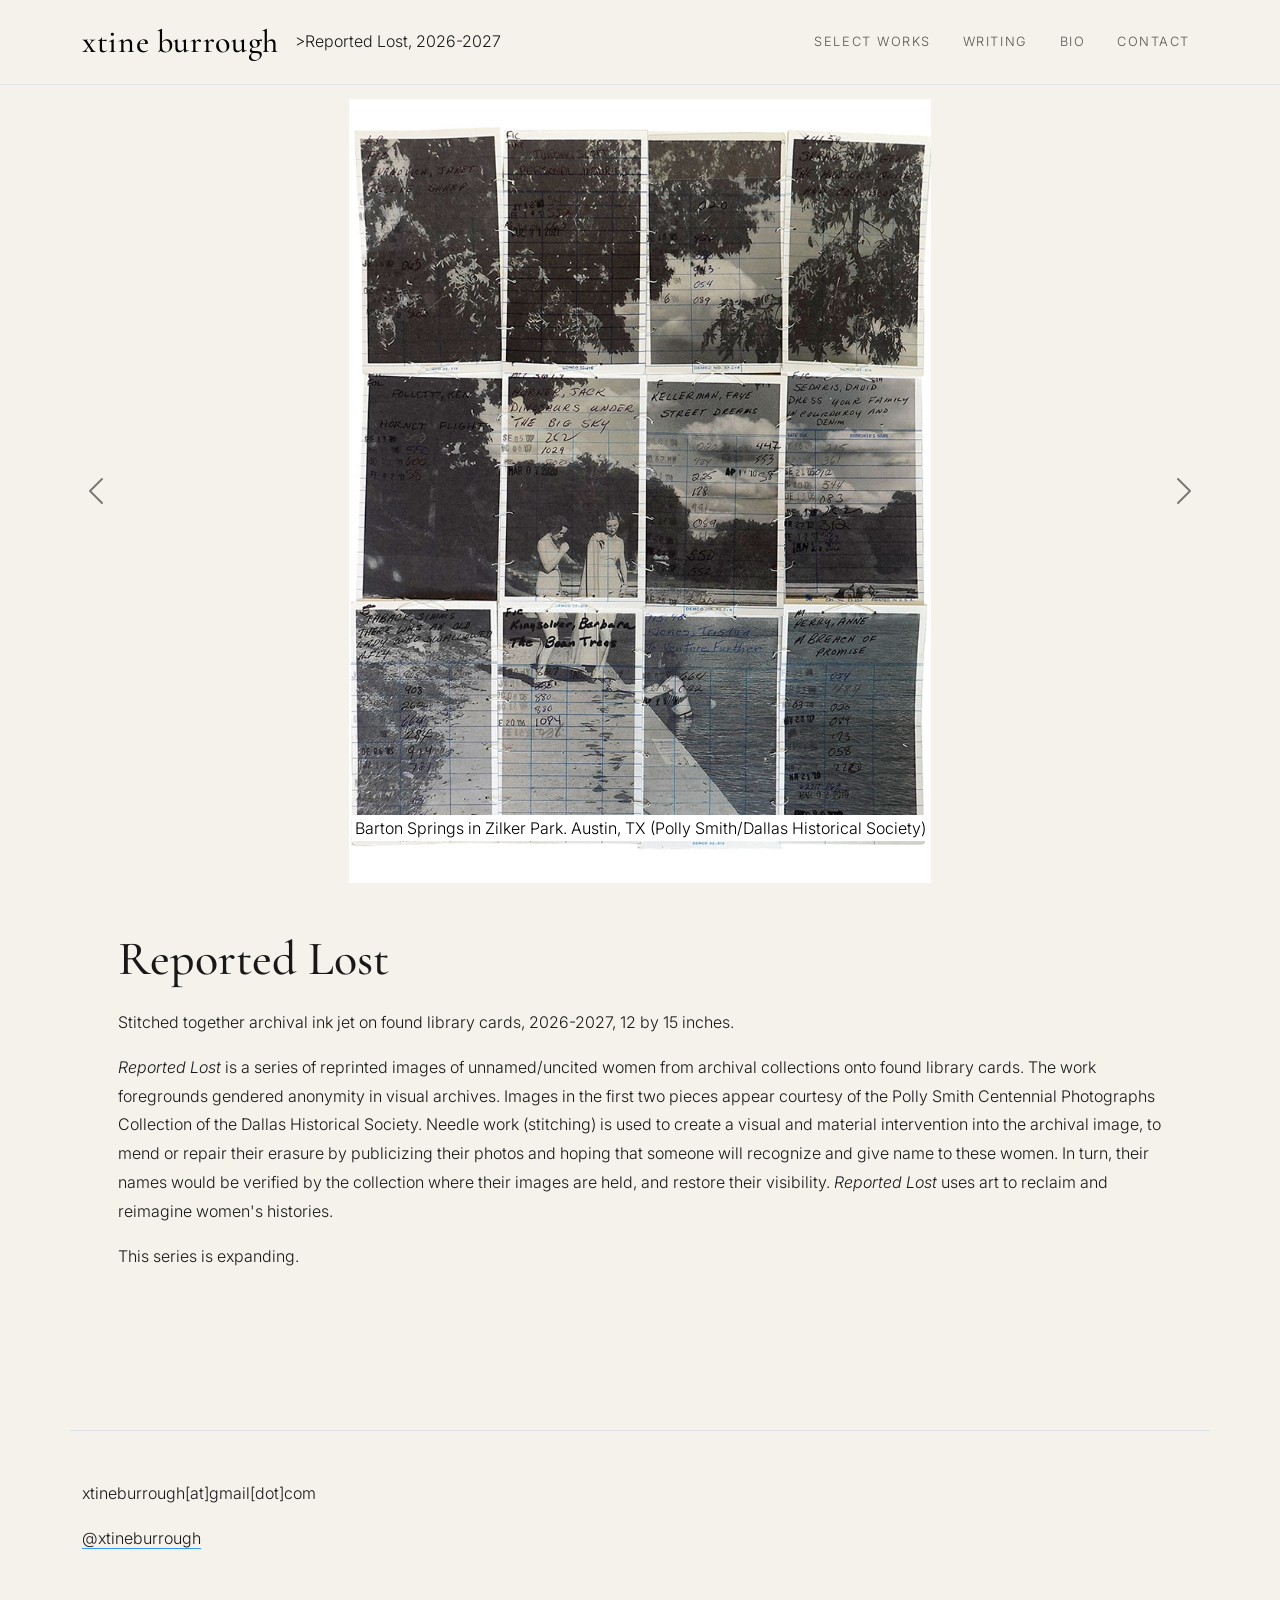
<file: reportedLost.html>
<!doctype html>
<html lang="en">
  <head>
    <meta charset="UTF-8" />
    <meta name="viewport" content="width=device-width, initial-scale=1.0" />
    <title>xtine burrough</title>
    <link
      href="https://cdn.jsdelivr.net/npm/bootstrap@5.3.3/dist/css/bootstrap.min.css"
      rel="stylesheet"
    />
    <link rel="preconnect" href="https://fonts.googleapis.com" />
    <link rel="preconnect" href="https://fonts.gstatic.com" crossorigin />
    <link
      href="https://fonts.googleapis.com/css2?family=Cormorant+Garamond:wght@400;500;600&family=Inter:wght@300;400;500;600&display=swap"
      rel="stylesheet"
    />
    <link rel="stylesheet" href="styles.css" />
  </head>
  <body>
    <nav class="navbar navbar-expand-lg bg-white border-bottom fixed-top">
      <div class="container">
        <a class="navbar-brand" href="index.html">xtine burrough</a> >Reported Lost, 2026-2027
        <button
          class="navbar-toggler"
          type="button"
          data-bs-toggle="collapse"
          data-bs-target="#mainNav"
        >
          <span class="navbar-toggler-icon"></span>
        </button>
        <div class="collapse navbar-collapse" id="mainNav">
          <ul class="navbar-nav ms-auto">
            <li class="nav-item">
              <a class="nav-link" href="index.html#work">Select Works</a>
            </li>
            <li class="nav-item">
              <a class="nav-link" href="index.html#writing">Writing</a>
            </li>
            <li class="nav-item">
              <a class="nav-link" href="index.html#bio">Bio</a>
            </li>
            <li class="nav-item">
              <a class="nav-link" href="#contact">Contact</a>
            </li>
          </ul>
        </div>
      </div>
    </nav>

<div id="heroCarousel" class="carousel carousel-dark slide">
  <div class="carousel-inner">
    <!-- Slide 1: Active Hero Image -->
    <div class="carousel-item active">
      <img src="images/bartonSprings-full.jpg" class="d-block w-100" alt="First slide">
      <div class="carousel-caption"><mark>Barton Springs in Zilker Park. Austin, TX (Polly Smith/Dallas Historical Society)</mark>
      </div>
    </div>
     <!-- Slide 2 -->
    <div class="carousel-item">
      <img src="images/bartonSprings-closeup.jpg" class="d-block w-100" alt="Second slide">
      <div class="carousel-caption"><mark>Barton Springs in Zilker Park. Austin, TX (Polly Smith/DHS, Close-up View) </mark>
      </div>
    </div>
  <!-- Slide 3 -->
    <div class="carousel-item">
      <img src="images/utaustin-terrace-full.jpg" class="d-block w-100" alt="Second slide">
      <div class="carousel-caption"><mark>Terrace of the Texas Union, University of Texas. Austin, TX (Polly Smith/DHS)</mark>
      </div>
    </div>
  <!-- Slide 4 -->
    <div class="carousel-item">
      <img src="images/utaustin-terrace-mid.jpg" class="d-block w-100" alt="Second slide">
      <div class="carousel-caption"><mark>Terrace of the Texas Union, University of Texas. Austin, TX (Polly Smith/DHS, Mid-view)</mark>
      </div>
    </div>
    <!-- Slide 5 -->
    <div class="carousel-item">
      <img src="images/utaustin-terrace-closeup.jpg" class="d-block w-100" alt="Second slide">
      <div class="carousel-caption"><mark>Terrace of the Texas Union, University of Texas. Austin, TX (Polly Smith/DHS, Close-up View)</mark>
      </div>
    </div>
   
  </div>

  <!-- Optional Controls -->
  <button class="carousel-control-prev" type="button" data-bs-target="#heroCarousel" data-bs-slide="prev">
    <span class="carousel-control-prev-icon" aria-hidden="true"></span>
  </button>
  <button class="carousel-control-next" type="button" data-bs-target="#heroCarousel" data-bs-slide="next">
    <span class="carousel-control-next-icon" aria-hidden="true"></span>
  </button>
</div>


    <section id="about" class="container p-5">
      <h2>Reported Lost</h2>
      <p>
        Stitched together archival ink jet on found library cards, 2026-2027, 12 by 15 inches.
      </p>

      <p>
      <em>Reported Lost</em> is a series of reprinted images of unnamed/uncited women from archival 
    collections onto found library cards. The work foregrounds gendered anonymity in visual 
    archives. Images in the first two pieces appear courtesy of the Polly Smith Centennial Photographs Collection 
    of the Dallas Historical Society. Needle work (stitching) is used to create a visual and material intervention 
    into the archival image, to mend or repair their erasure by publicizing their photos and hoping that someone will
    recognize and give name to these women. In turn, their names would be verified by the collection where their images are held, 
    and restore their visibility. <em>Reported Lost</em> uses art to reclaim and reimagine women's histories.
      </p>
      <p>This series is expanding.</p>
    </section>
    <footer id="contact" class="container py-5 border-top">
      <p>xtineburrough[at]gmail[dot]com</p>
      <p><a href = "https://www.instagram.com/@xtineburrough" title="instagram" style="border-bottom: 1px solid #3399FF;">@xtineburrough</a></p>
    </footer>
    <script src="https://cdn.jsdelivr.net/npm/bootstrap@5.3.3/dist/js/bootstrap.bundle.min.js"></script>
  </body>
</html>
</file>
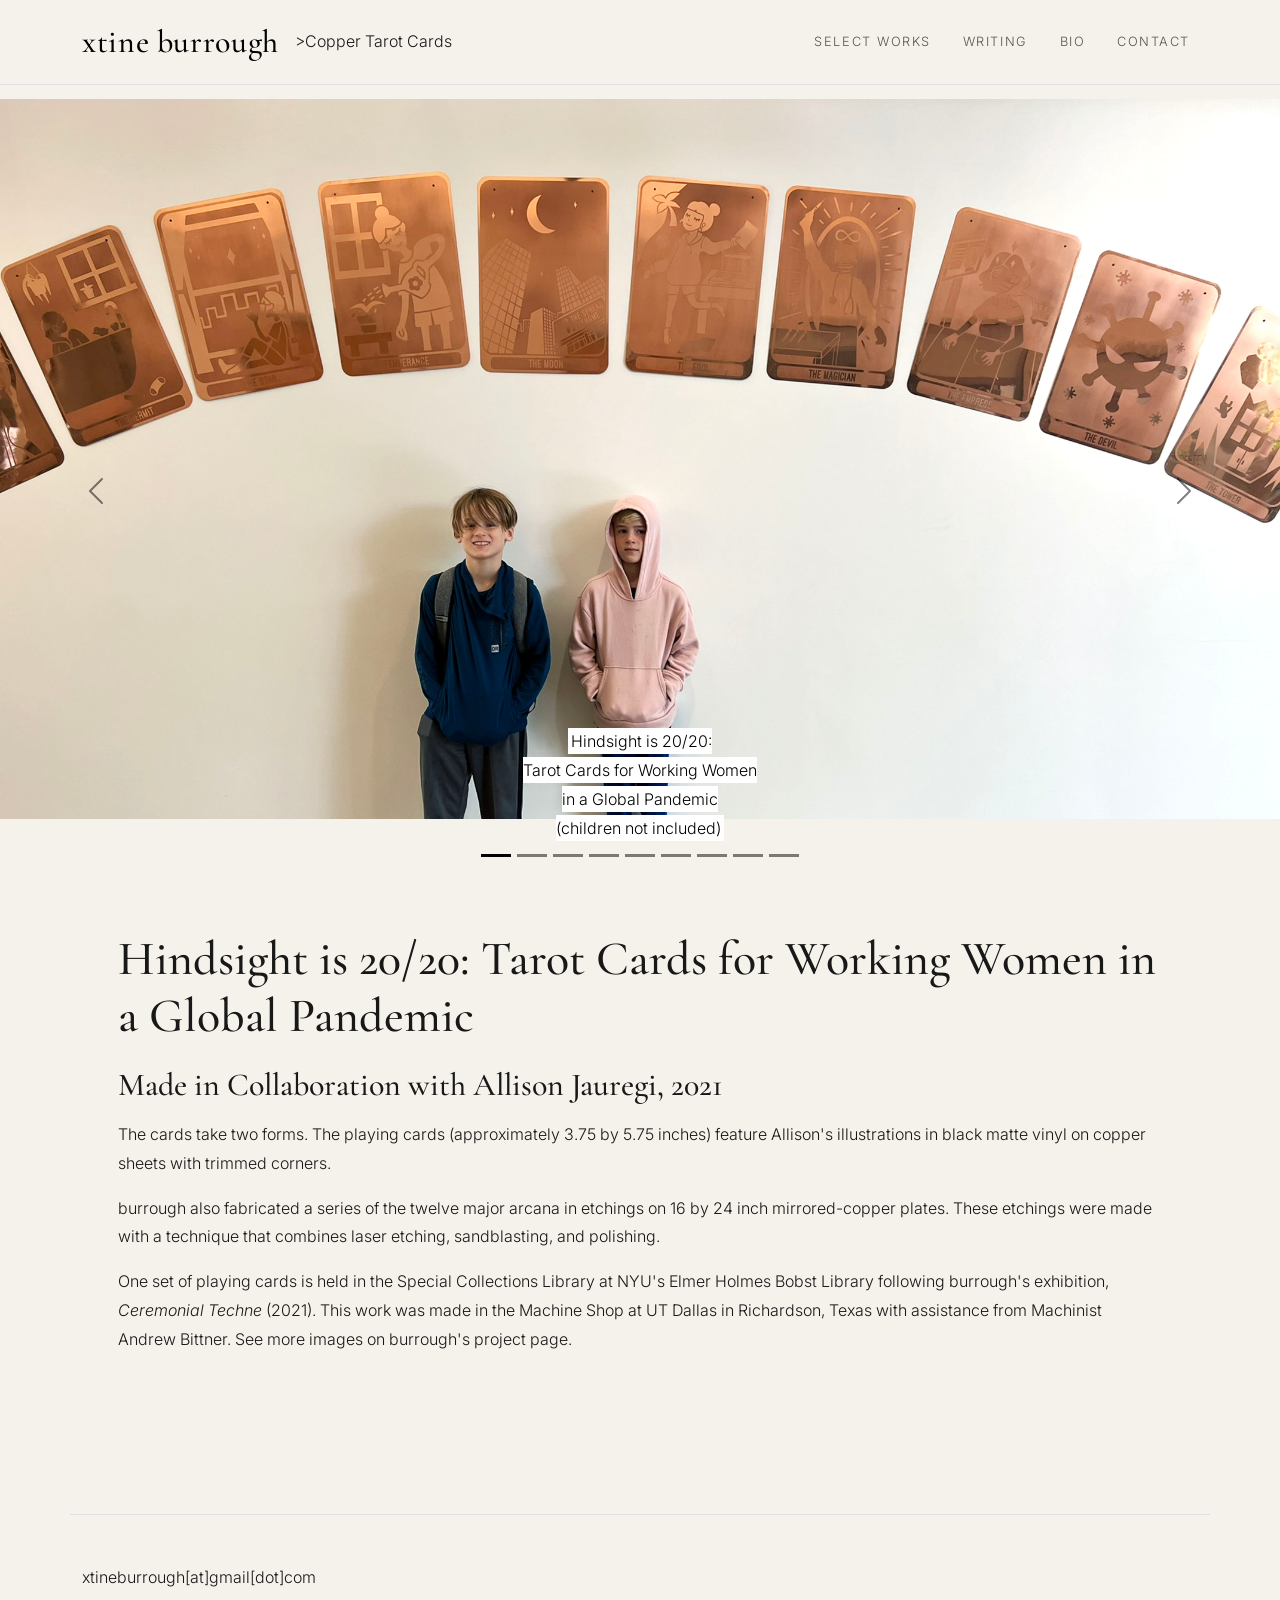
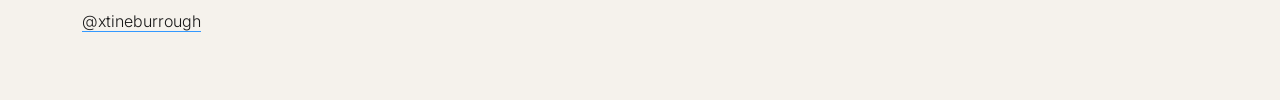
<file: tarot.html>
<!doctype html>
<html lang="en">

<head>
  <meta charset="UTF-8" />
  <meta name="viewport" content="width=device-width, initial-scale=1.0" />
  <title>xtine burrough</title>
  <link href="https://cdn.jsdelivr.net/npm/bootstrap@5.3.3/dist/css/bootstrap.min.css" rel="stylesheet" />
  <link rel="preconnect" href="https://fonts.googleapis.com" />
  <link rel="preconnect" href="https://fonts.gstatic.com" crossorigin />
  <link
    href="https://fonts.googleapis.com/css2?family=Cormorant+Garamond:wght@400;500;600&family=Inter:wght@300;400;500;600&display=swap"
    rel="stylesheet" />
  <link rel="stylesheet" href="styles.css" />
  <style>
    .card-body p {
      margin: 0 1.5rem 0 2.25rem;
    }
    /* .carousel-control-next,
.carousel-control-prev , .carousel-indicators {
    filter: invert(100%);
} */
/* mark {
  position: absolute;
  right: 8rem;
  top: -6rem;
  background-color: inherit;
} */
  </style>
</head>

<body>
  <nav class="navbar navbar-expand-lg bg-white border-bottom fixed-top">
    <div class="container">
      <a class="navbar-brand" href="index.html">xtine burrough</a> >Copper Tarot Cards
      <button class="navbar-toggler" type="button" data-bs-toggle="collapse" data-bs-target="#mainNav">
        <span class="navbar-toggler-icon"></span>
      </button>
      <div class="collapse navbar-collapse" id="mainNav">
        <ul class="navbar-nav ms-auto">
          <li class="nav-item">
            <a class="nav-link" href="index.html#work">Select Works</a>
          </li>
          <li class="nav-item">
            <a class="nav-link" href="index.html#writing">Writing</a>
          </li>
          <li class="nav-item">
            <a class="nav-link" href="index.html#bio">Bio</a>
          </li>
          <li class="nav-item">
            <a class="nav-link" href="index.html#contact">Contact</a>
          </li>
        </ul>
      </div>
    </div>
  </nav>
       <div id="heroCarousel" class="carousel carousel-dark slide">
        <div class="carousel-indicators" data-bs-theme="dark">
    <button type="button" data-bs-target="#carouselExampleIndicators" data-bs-slide-to="0" class="active" aria-current="true" aria-label="Slide 1"></button>
    <button type="button" data-bs-target="#carouselExampleIndicators" data-bs-slide-to="1" aria-label="Slide 2"></button>
    <button type="button" data-bs-target="#carouselExampleIndicators" data-bs-slide-to="2" aria-label="Slide 3"></button>
       <button type="button" data-bs-target="#carouselExampleIndicators" data-bs-slide-to="3" aria-label="Slide 4"></button>
    <button type="button" data-bs-target="#carouselExampleIndicators" data-bs-slide-to="4" aria-label="Slide 5"></button>
       <button type="button" data-bs-target="#carouselExampleIndicators" data-bs-slide-to="5" aria-label="Slide 6"></button>
    <button type="button" data-bs-target="#carouselExampleIndicators" data-bs-slide-to="6" aria-label="Slide 7"></button>
       <button type="button" data-bs-target="#carouselExampleIndicators" data-bs-slide-to="7" aria-label="Slide 8"></button>
    <button type="button" data-bs-target="#carouselExampleIndicators" data-bs-slide-to="8" aria-label="Slide 9"></button>
  </div>
  <div class="carousel-inner">
    <!-- Slide 1: Active Hero Image -->
    <div class="carousel-item active">
      <img src="images/tarot-cards-hero.jpg" class="d-block w-100" alt="First slide">

      <!-- <div class="carousel-caption d-none d-md-block"><mark>May19582026 (After Vivian Maier)</mark>
      </div> USED to look like this with d-none and d-md-block- in the carousel caption class setting the 
      display to none for everything except for medium viewports, in which case
      it was set to block. I removed them throughout so the captions display everywhere-->
      <div class="carousel-caption">
        <mark>Hindsight is 20/20: 
          <br>Tarot Cards for Working Women
          <br>in a Global Pandemic
          <br>(children not included)</mark>
      </div>
    </div>
     <!-- Slide 2 -->
    <div class="carousel-item">
      <img src="images/tarot-theLovers.png" class="d-block w-100" alt="Second slide">
      <div class="carousel-caption"><mark>The Lovers</mark>
      </div>
    </div>
  <!-- Slide 3 -->
    <div class="carousel-item">
      <img src="images/tarot-theMagician.png" class="d-block w-100" alt="Second slide">
      <div class="carousel-caption"><mark>The Magician</mark>
      </div>
    </div>
  <!-- Slide 4 -->
    <div class="carousel-item">
      <img src="images/tarot-theHermit.png" class="d-block w-100" alt="Second slide">
      <div class="carousel-caption"><mark>The Hermit</mark>
      </div>
    </div>
    <!-- Slide 5 -->
    <div class="carousel-item">
      <img src="images/tarot-temperance.png" class="d-block w-100" alt="Second slide">
      <div class="carousel-caption"><mark>Temperance</mark>
      </div>
    </div>
   <!-- Slide 6 -->
    <div class="carousel-item">
      <img src="images/tarot-theMoon.png" class="d-block w-100" alt="Second slide">
      <div class="carousel-caption"><mark>The Moon</mark>
      </div>
    </div>
   <!-- Slide 7 -->
    <div class="carousel-item">
      <img src="images/tarot-theSun.png" class="d-block w-100" alt="Second slide">
      <div class="carousel-caption"><mark>The Sun</mark>
      </div>
    </div>
  
 <!-- Slide 8 -->
    <div class="carousel-item">
      <img src="images/tarot-theStar.png" class="d-block w-100" alt="Second slide">
      <div class="carousel-caption"><mark>The Star</mark>
      </div>
    </div>

   <!-- Slide 9 -->
    <div class="carousel-item">
      <img src="images/tarot-theTower.png" class="d-block w-100" alt="Second slide">
      <div class="carousel-caption"><mark>The Tower</mark>
      </div>
    </div>

</div>
  <!-- Optional Controls -->
  <button class="carousel-control-prev" type="button" data-bs-target="#heroCarousel" data-bs-slide="prev">
    <span class="carousel-control-prev-icon" aria-hidden="true"></span>
  </button>
  <button class="carousel-control-next" type="button" data-bs-target="#heroCarousel" data-bs-slide="next">
    <span class="carousel-control-next-icon" aria-hidden="true"></span>
  </button>
</div>

      <section id="about" class="container p-5">
        <h2>Hindsight is 20/20: Tarot Cards for Working Women in a Global Pandemic</h2>
        <h3>Made in Collaboration with Allison Jauregi, 2021</h3>
        <p>
          The cards take two forms. The playing cards (approximately 3.75 by 5.75 inches) feature Allison's illustrations 
          in black matte vinyl on copper sheets with trimmed corners.
          </p>
          <p>
          burrough also fabricated a series of the twelve major arcana in etchings on 16 by 24 inch mirrored-copper plates. 
          These etchings were made with a technique that combines laser etching, sandblasting, and polishing.
          </p>
          <p>
          One set of playing cards is held in the Special Collections Library at NYU&apos;s Elmer Holmes Bobst Library following burrough&apos;s exhibition, <em>Ceremonial Techne</em> (2021).
          This work was made in the Machine Shop at UT Dallas in Richardson, Texas with assistance from Machinist Andrew Bittner. See more images on burrough&apos;s <a href = "http://missconceptions.net/tarot/">project page.</a>
          </p>     

      </section>
      <footer id="contact" class="container py-5 border-top">
      <p>xtineburrough[at]gmail[dot]com</p>
      <p><a href = "https://www.instagram.com/@xtineburrough" title="instagram" style="border-bottom: 1px solid #3399FF;">@xtineburrough</a></p>
    </footer>
      <script src="https://cdn.jsdelivr.net/npm/bootstrap@5.3.3/dist/js/bootstrap.bundle.min.js"></script>

<!-- This page used to be laid out with cards -- HERO SECTION CARDS --
  <section class="hero">
    <img src="images/tarot-cards-hero.jpg" alt="Featured Artwork" class="hero-image" />

    <div class="hero-overlay"></div>
    <div class="hero-content">
      <!-- <p class="hero-kicker">Artist x Educator x Author</p> -->
<!--
      <h1 class="hero-title px-5">Hindsight is 20/20: Tarot Cards for Working Women in a Global Pandemic</h1>
      <h2>In collaboration with Allison Jauregi</h2>
    </div>
  </section>
  -->

  <!--CARDS/portfolio SECTION-->
  <!--
  <section id="portfolio" class="container py-5">
    <div class="row g-5">
      <div class="col-md-6"> <!--EACH COL HAS 2 DIVS IN IT SO 3 CLOSINGS AT END-->
        <!--
        <div class="card">
          <img src="images/tarot-theLovers.png" class="card-img-top img-fluid"
            alt="copper plate">
          <div class="card-body">
            <p class="card-text">&ldquo;The Lovers&rdquo;
              <br><em>Hindsight is 20/20</em> made in collaboration with Allison Jauregi, 2021.
             <br> <small>16 by 24 inches, copper plates</small></p>
          </div>
        </div>
      </div>

      <div class="col-md-6"> 
        <div class="card">
          <img src="images/tarot-theMagician.png" class="card-img-top img-fluid"
            alt="copper plate">
          <div class="card-body">
            <p class="card-text">&ldquo;The Magician&rdquo;
              <br><em>Hindsight is 20/20</em> made in collaboration with Allison Jauregi, 2021.
             <br> <small>16 by 24 inches, copper plates</small></p>
          </div>
        </div>
      </div>

       <div class="col-md-6"> 
        <div class="card">
          <img src="images/tarot-theMoon.png" class="card-img-top img-fluid"
            alt="copper plate">
          <div class="card-body">
            <p class="card-text">&ldquo;The Moon&rdquo;
              <br><em>Hindsight is 20/20</em> made in collaboration with Allison Jauregi, 2021.
             <br> <small>16 by 24 inches, copper plates</small></p>
          </div>
        </div>
      </div>

     <div class="col-md-6"> 
        <div class="card">
          <img src="images/tarot-theSun.png" class="card-img-top img-fluid"
            alt="copper plate">
          <div class="card-body">
            <p class="card-text">&ldquo;The Sun&rdquo;
              <br><em>Hindsight is 20/20</em> made in collaboration with Allison Jauregi, 2021.
             <br> <small>16 by 24 inches, copper plates</small></p>
          </div>
        </div>
      </div>

       <div class="col-md-6"> 
        <div class="card">
          <img src="images/tarot-theStar.png" class="card-img-top img-fluid"
            alt="copper plate">
          <div class="card-body">
            <p class="card-text">&ldquo;The Star&rdquo;
              <br><em>Hindsight is 20/20</em> made in collaboration with Allison Jauregi, 2021.
             <br> <small>16 by 24 inches, copper plates</small></p>
          </div>
        </div>
      </div>

       <div class="col-md-6"> 
        <div class="card">
          <img src="images/tarot-temperance.png" class="card-img-top img-fluid"
            alt="copper plate">
          <div class="card-body">
            <p class="card-text">&ldquo;Temperance&rdquo;
              <br><em>Hindsight is 20/20</em> made in collaboration with Allison Jauregi, 2021.
             <br> <small>16 by 24 inches, copper plates</small></p>
          </div>
        </div>
      </div>

       <div class="col-md-6"> 
        <div class="card">
          <img src="images/tarot-theTower.png" class="card-img-top img-fluid"
            alt="copper plate">
          <div class="card-body">
            <p class="card-text">&ldquo;The Tower&rdquo;
              <br><em>Hindsight is 20/20</em> made in collaboration with Allison Jauregi, 2021.
             <br> <small>16 by 24 inches, copper plates</small></p>
          </div>
        </div>
      </div>
      -->


    </body>

</html>
</file>
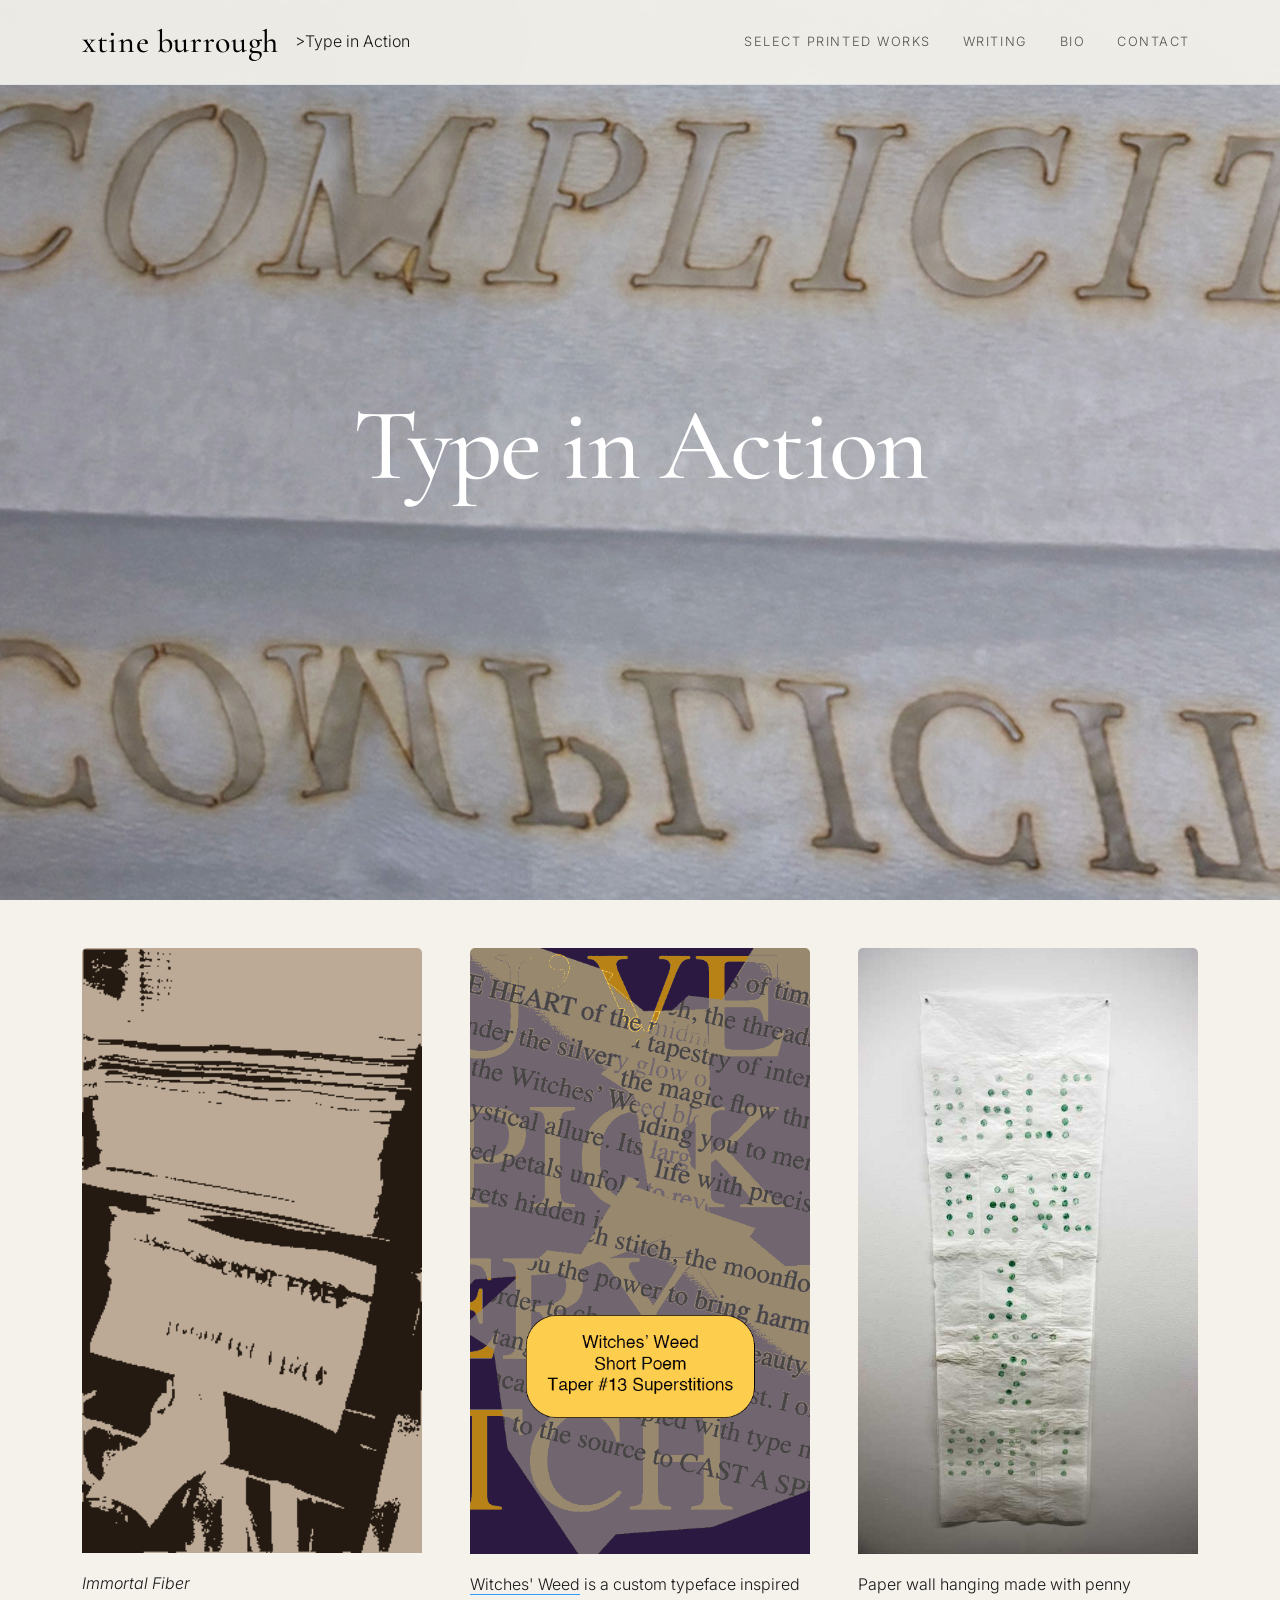
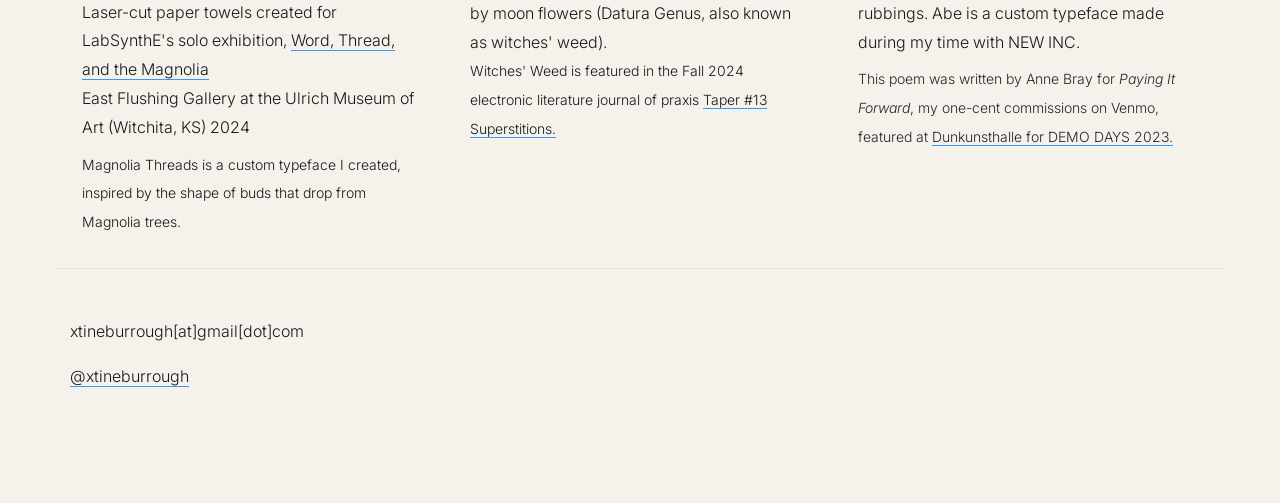
<file: type.html>
<!doctype html>
<html lang="en">

<head>
  <meta charset="UTF-8" />
  <meta name="viewport" content="width=device-width, initial-scale=1.0" />
  <title>xtine burrough</title>
  <link href="https://cdn.jsdelivr.net/npm/bootstrap@5.3.3/dist/css/bootstrap.min.css" rel="stylesheet" />
  <link rel="preconnect" href="https://fonts.googleapis.com" />
  <link rel="preconnect" href="https://fonts.gstatic.com" crossorigin />
  <link
    href="https://fonts.googleapis.com/css2?family=Cormorant+Garamond:wght@400;500;600&family=Inter:wght@300;400;500;600&display=swap"
    rel="stylesheet" />
  <link rel="stylesheet" href="styles.css" />
   <style>
    a:link, a:active {
      border-bottom: 1px solid #3399FF;
    }
     a:hover, a:visited {
      border-bottom: 1px solid #000000;
    }
    nav a:link, a:active, a:hover, a:visited {
      border-bottom: 0 solid #020202 !important;
    }
  </style>
</head>

<body>
  <nav class="navbar navbar-expand-lg bg-white border-bottom fixed-top">
    <div class="container">
      <a class="navbar-brand" href="index.html"">xtine burrough</a> >Type in Action
      <button class="navbar-toggler" type="button" data-bs-toggle="collapse" data-bs-target="#mainNav">
        <span class="navbar-toggler-icon"></span>
      </button>
      <div class="collapse navbar-collapse" id="mainNav">
        <ul class="navbar-nav ms-auto">
          <li class="nav-item">
            <a class="nav-link" href="index.html#work">Select Printed Works</a>
          </li>
          <li class="nav-item">
            <a class="nav-link" href="index.html#writing">Writing</a>
          </li>
          <li class="nav-item">
            <a class="nav-link" href="index.html#bio">Bio</a>
          </li>
          <li class="nav-item">
            <a class="nav-link" href="index.html#contact">Contact</a>
          </li>
        </ul>
      </div>
    </div>
  </nav>
  <!-- HERO SECTION-->
  <section class="hero">
    <img src="images/type-hero-complicit.jpg" alt="Featured Artwork" class="hero-image" />

    <div class="hero-overlay"></div>
    <div class="hero-content">
      <!-- <p class="hero-kicker">Artist x Educator x Author</p> -->

      <h1 class="hero-title">Type in Action</h1>
    </div>
  </section>

  <!--CARDS/portfolio SECTION-->
  <section id="portfolio" class="container py-5">
    <div class="row g-5">
      <div class="col-md-4"> <!--EACH COL HAS 2 DIVS IN IT SO 3 CLOSINGS AT END-->
        <div class="card">
          <img src="images/immortal-fiber.gif" class="card-img-top img-fluid"
            alt="laser cut paper towels">
          <div class="card-body">
            <p class="card-text"><em>Immortal Fiber</em>
              <br>Laser-cut paper towels created for LabSynthE&apos;s solo exhibition, <a
                href="https://ulrich.wichita.edu/ulrich_exhibition/word-thread-and-the-magnolia/" target="_blank">Word, Thread, and
                the Magnolia</a>
                <br>East Flushing Gallery at the Ulrich Museum of Art (Witchita, KS) 2024
                </p>
            <p>
              <small>Magnolia Threads is a custom typeface I created, inspired by the shape of buds that drop from Magnolia
                trees.</em></small>
            </p>
            </div>
            </div>
      </div>

      <div class="col-md-4">
        <div class="card">
          <img src="images/witchesweed.gif" class="card-img-top img-fluid"
            alt="cyanotype print digital negatives">
          <div class="card-body">
            <p class="card-text">
              <a href="http://www.missconceptions.net/witchesWeed/index.html" target="_blank">Witches&apos; Weed</a> is a custom
              typeface inspired by moon flowers (Datura Genus, also known as witches&apos; weed).<br>
              <small>
                Witches&apos; Weed is featured in the Fall 2024 electronic literature journal of praxis <a
                  href="https://taper.badquar.to/13/witches_weed.html" target="_blank"> Taper #13 Superstitions.</a>
              </small>
          </div>
        </div>
      </div>

      <div class="col-md-4">
        <div class="card">
          <img src="images/halfHaveHalfDont.jpg" class="card-img-top img-fluid"
            alt="paper scroll featuring custom tyepface made with penny rubbings">
          <div class="card-body">
            <p class="card-text">
              Paper wall hanging made with penny rubbings. Abe is a custom typeface made during my time with NEW INC.
              </p>
              <small>
                This poem was written by Anne Bray for <em>Paying It Forward</em>, my one-cent commissions on Venmo, featured at <a href = "https://rhizome.org/editorial/2023/oct/11/works-from-the-2022-23-art-code-cohort/" target="_blank" class="darklink">Dunkunsthalle for DEMO DAYS 2023.</a>
              </small>
          </div>
        </div>
      </div>

      <!-- add letterpress paper bag, a lazaret cave video here and above you should add the paper towels complict along with its video 
      <div class="col-md-6">
        <div class="card">
          <img src="images/cyan-highAndDry-lg.jpg" class="card-img-top img-fluid"
            alt="cyanotype print digital negatives">
          <div class="card-body">
            <p class="card-text">&ldquo;High and Dry&rdquo; from <em>The Library of Congress, Remixed </em>series, 2012.
              <br> <small>12 by 9 inches on water color paper</small></p>
          </div>
        </div>
      </div>

      <div class="col-md-6">
        <div class="card">
          <img src="images/cyan-notMyCupOfTea-lg.jpg" class="card-img-top img-fluid"
            alt="cyanotype print digital negatives">
          <div class="card-body">
            <p class="card-text">&ldquo;Not My Cup of Tea&rdquo; from <em>The Library of Congress, Remixed </em>series,
              2012. <br> <small>12 by 9 inches on water color paper</small></p>
          </div>
        </div>
      </div>
    -->
    
<!--
      <section id="about" class="container p-5">
        <h2>Cyanotypes</h2>
        <p>
          Cyanotype wall hanging: <em>You've Got To Pick Up Every Stitch</em>, 2026. Made in the sun in Dallas, Texas.
          Approx. 42 inches by 6 feet. Moonflower (also known as &ldquo;witches weed&rdquo;)stems, letters made with dried
          moonflowers, cyanotype, water color paper, Angora wool.
        </p>

        <p>Cyanotype prints: <em>The Library of Congress, Remixed</em>, 2012. Made in the sun in Long Beach, California.
          Prints are 12 by 9 (or 9 by 12) inches. Digital negatives of collages combine images from the Library of Congress&apos;s
          public, digital archive circa 2012.<br>
          These collages juxtapose keywords within common English idioms. I wondered how these
          idioms, which are often hard to translate,
          might be reinterpreted through public imagery found in our commons, by way of photographs in the Library of Congress digital archive.
          The collages are printed as cyanotypes, one of earliest photographic printing processes, which produce a cyan-blue
          print when exposed to UV light (such as the sun). This series combines digital collage with a historical
          photographic process to explore
          the relationship between language and image, digital and analog methods, and the ways in which meaning is constructed and/or made ambiguous.
        </p>

      </section>
      -->
      <footer id="contact" class="container py-5 border-top">
      <p>xtineburrough[at]gmail[dot]com</p>
      <p><a href = "https://www.instagram.com/@xtineburrough" title="instagram" style="border-bottom: 1px solid #3399FF;">@xtineburrough</a></p>
    </footer>
      <script src="https://cdn.jsdelivr.net/npm/bootstrap@5.3.3/dist/js/bootstrap.bundle.min.js"></script>
</body>

</html>
</file>
<file: styles.css>
/* =====================================
   XTINE BURROUGH
   Contemporary Portfolio Styles
===================================== */

:root {
    --bg: #f5f2ec;
    --surface: #ffffff;
    --text: #181818;
    --muted: #707070;
    --border: rgba(0, 0, 0, 0.08);
    --navbar-height: 4.75rem;
    --carousel-top-offset: clamp(1.25rem, 2.5vh, 2.5rem);

    --transition: 0.35s ease;
}

/* =====================================
   Base
===================================== */

html {
    scroll-behavior: smooth;
}

body {
    background: var(--bg);
    color: var(--text);

    font-family: "Inter", sans-serif;
    font-weight: 300;
    line-height: 1.8;

    -webkit-font-smoothing: antialiased;
    text-rendering: optimizeLegibility;
}

img {
    max-width: 100%;
    /* display: block; */
}

a {
    color: inherit;
    text-decoration: none;
}

a:hover {
    color: inherit;
}

/* =====================================
   Navigation
===================================== */

.navbar {
    background: rgba(245, 242, 236, 0.92) !important;
    backdrop-filter: blur(20px);
    transition: var(--transition);
    min-height: var(--navbar-height);
}

.navbar-brand {
    font-family: "Cormorant Garamond", serif;
    font-size: 2rem;
    font-weight: 500;
    letter-spacing: 0.02em;
}

.nav-link {
    text-transform: uppercase;
    letter-spacing: 0.12em;
    font-size: 0.8rem;
    margin-left: 1rem;
}

.nav-link:hover {
    opacity: 0.6;
}

/* =====================================
   Hero
===================================== */

.hero-kicker,
.text-uppercase.text-secondary {
    letter-spacing: 0.35em;
    font-size: 1.25rem;
    margin-bottom: 1rem;
    color:rgba(248, 239, 199, .9);
    background-color: rgba(0, 0, 0, 0.8);;
}

.hero-title,
h1 {
    font-family: "Cormorant Garamond", serif;
    font-weight: 500;
    line-height: 0.95;
    letter-spacing: -0.02em;
}
/* overlay */
.hero {
    position: relative;
    height: 100vh;
    overflow: hidden;
}

.hero-image {
    position: absolute;
    inset: 0;
    width: 100%;
    height: 100%;
    object-fit: cover;
}

.hero-overlay {
    position: absolute;
    inset: 0;
    background: rgba(0,0,0,.15);
}

.hero-content {
    position: relative;
    z-index: 2;
    height: 100%;
    display: flex;
    flex-direction: column;
    justify-content: center;
    align-items: center;
    color: white;
    text-align: center;
}

.hero-title {
    font-family: "Cormorant Garamond", serif;
    font-size: clamp(3rem, 8vw, 7rem);
    line-height: 0.95;
}
/* =====================================
   Sections
===================================== */
.hero {
    text-align: center;
}
section {
    position: relative;
}

h2 {
    font-family: "Cormorant Garamond", serif;
    font-size: 3rem;
    font-weight: 500;
    margin-bottom: 1.25rem;
}

h3 {
    font-family: "Cormorant Garamond", serif;
    font-size: 2rem;
    margin-bottom: 1rem;
    font-weight: 500;
}

p {
    color: var(--text);
}

/* =====================================
   Work Cards
===================================== */

.card {
    border: none;
    background: transparent;
}

.card-body {
    padding: 1rem 0;
}
.card-text {
    font-size: 1rem;
    margin: 0 0 0.5rem 0;
}
.project-card,
.card {
    transition: var(--transition);
}

.project-card:hover,
.card:hover {
    transform: translateY(-4px);
}

.project-card h3,
.card h3 {
    transition: var(--transition);
}

.project-card:hover h3,
.card:hover h3 {
    opacity: 0.7;
}

/* =====================================
   Publications
===================================== */

.publication {
    display: flex;
    justify-content: space-between;
    align-items: center;

    padding: 1.8rem 0;

    border-top: 1px solid var(--border);

    transition: var(--transition);
}

.publication:hover {
    padding-left: 0.5rem;
}

.publication span:last-child {
    color: var(--muted);
}

/* =====================================
   About Section
===================================== */

.about-text {
    font-size: 1.15rem;
    max-width: 700px;
}

.btn {
    border-radius: 0;
    padding: 0.9rem 1.6rem;
    text-transform: uppercase;
    letter-spacing: 0.08em;
    font-size: 0.8rem;
}

.btn-outline-dark:hover {
    background: #111;
}

#portfolio-description {
    font-size: 1.15rem;
    max-width: 700px;

}
/* =====================================
   Carousel
===================================== */

#heroCarousel {
    margin-top: calc(var(--navbar-height) + var(--carousel-top-offset));
    padding-top: 0;
}

.carousel-inner {
    overflow: visible;
}

.captions {
    color:rgba(255, 255, 200, 1);
    background-color:rgba(0, 0, 0, 0.8)
}
.carousel-item img {
    display: block;
    max-width: 1900px;
    width: 100%;
    height: calc(100vh - var(--navbar-height) - 2.5rem);
    min-height: 18rem;
    object-fit: contain;
    object-position: center top;
}

.carousel-item {
    vertical-align: top;
}
/* =====================================
   Footer
===================================== */

footer {
    margin-top: 6rem;
    padding-top: 3rem;
    padding-bottom: 3rem;
}

.footer-content {
    display: flex;
    justify-content: space-between;
    align-items: center;

    border-top: 1px solid var(--border);
    padding-top: 2rem;

    color: var(--muted);
}

/* =====================================
   Utilities
===================================== */

.lead {
    color: var(--muted);
    font-size: 1.2rem;
}

.text-secondary {
    color: var(--muted) !important;
}
mark {
    background-color: white;
    color: black;
}

/* =====================================
   Large Screens
===================================== */

@media (min-width: 1400px) {

    .container {
        max-width: 1320px;
    }

    .hero-title {
        font-size: 4.5rem;
    }
}

/* =====================================
   Tablets
===================================== */

@media (max-width: 992px) {
    :root {
        --navbar-height: 4rem;
        --carousel-top-offset: clamp(0.75rem, 1.5vh, 1.5rem);
    }

    .hero-title {
        font-size: 2rem;
    }

    h2 {
        font-size: 1.5rem;
    }

    .publication {
        flex-direction: column;
        align-items: flex-start;
        gap: 0.4rem;
    }
     #portfolio-description {
        flex-direction: column;
        gap: 1rem;
        margin: 0;
    }
}

/* =====================================
   Mobile
===================================== */

@media (max-width: 768px) {
    :root {
        --navbar-height: 3.5rem;
        --carousel-top-offset: clamp(0.5rem, 1vh, 1rem);
    }

    .hero-title {
        font-size: 1.5rem;
    }

    h2 {
        font-size: 1.2rem;
    }

    h3 {
        font-size: 1rem;
    }

    .carousel-item, .carousel-item img {
        margin-top: calc(var(--navbar-height) * .8);
        height: calc(100vh - var(--navbar-height) - 1.25rem);
        min-height: 10rem;
    }

    .footer-content {
        flex-direction: column;
        gap: 1rem;
        align-items: flex-start;
    }

    .navbar-brand {
        font-size: 1.5rem;
    }
    #portfolio-description {
        flex-direction: column;
        gap: 1rem;
        margin: 0;
    }
}
</file>
